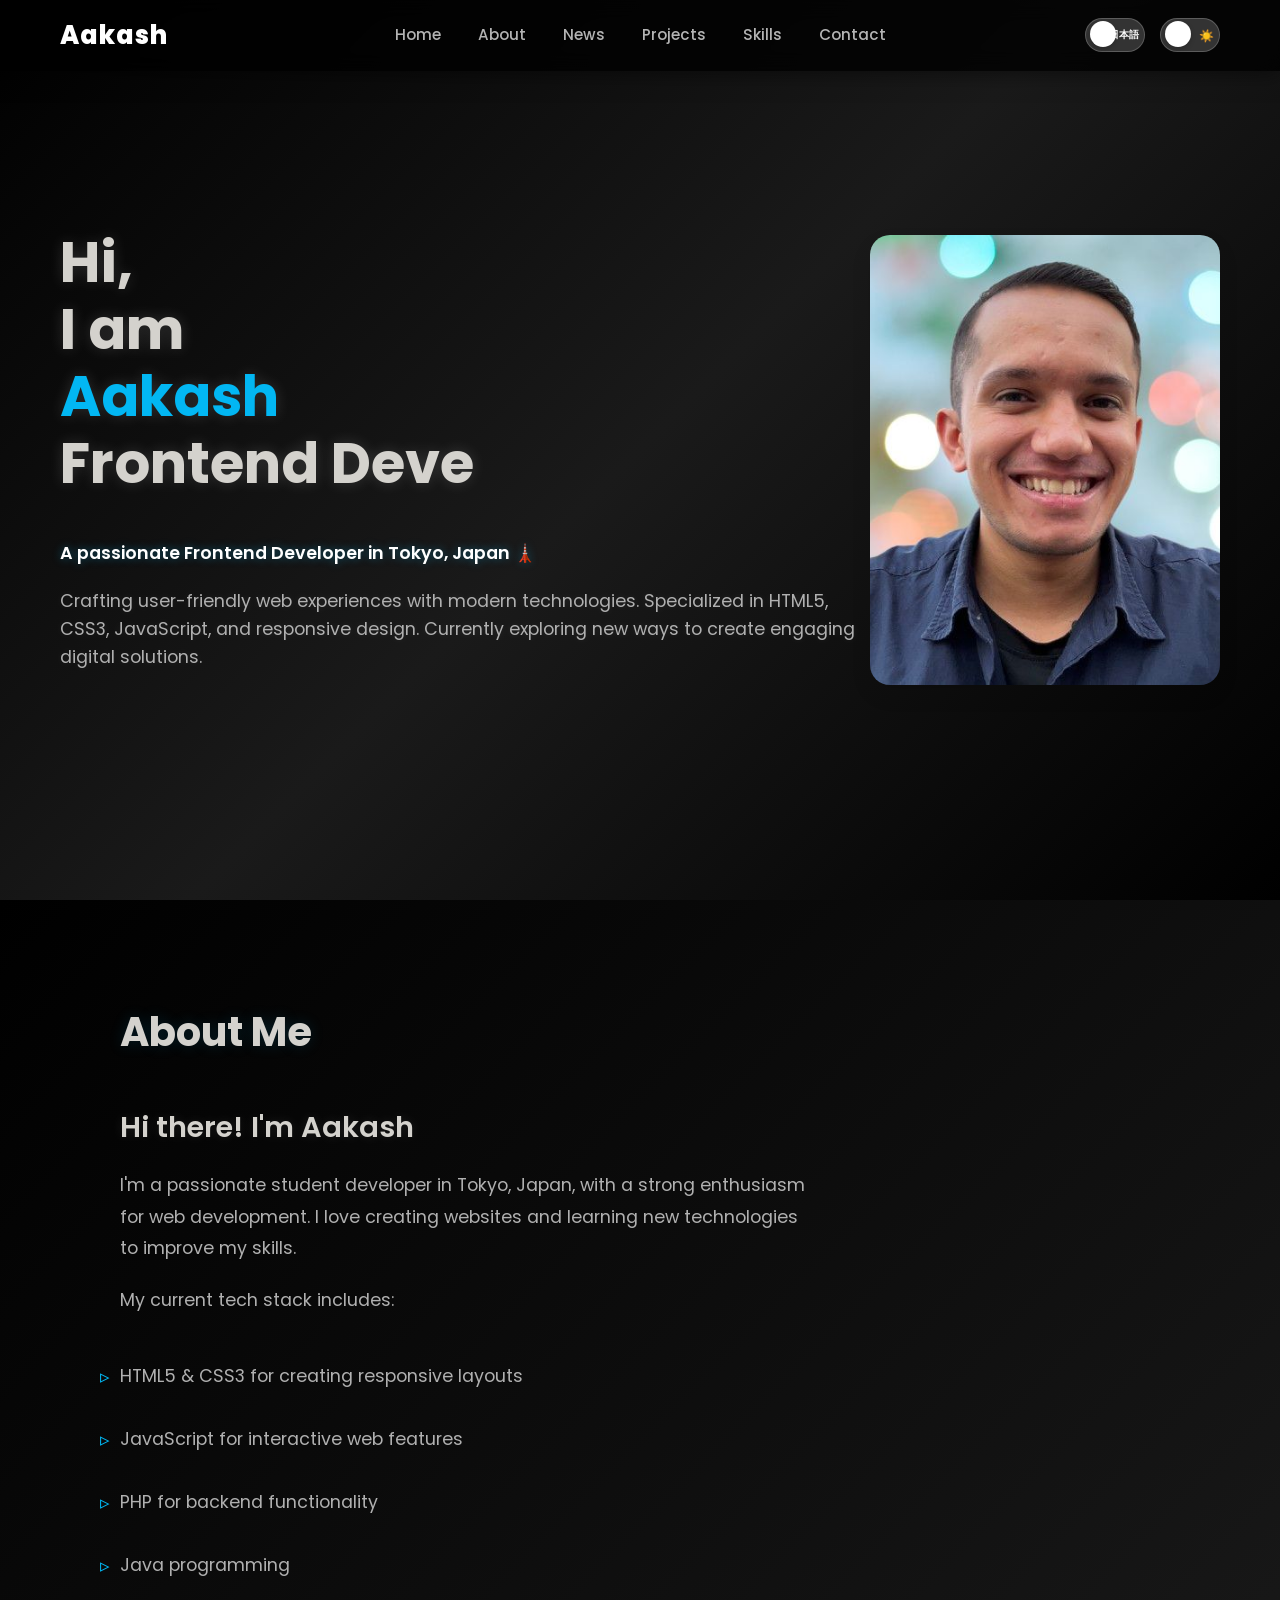
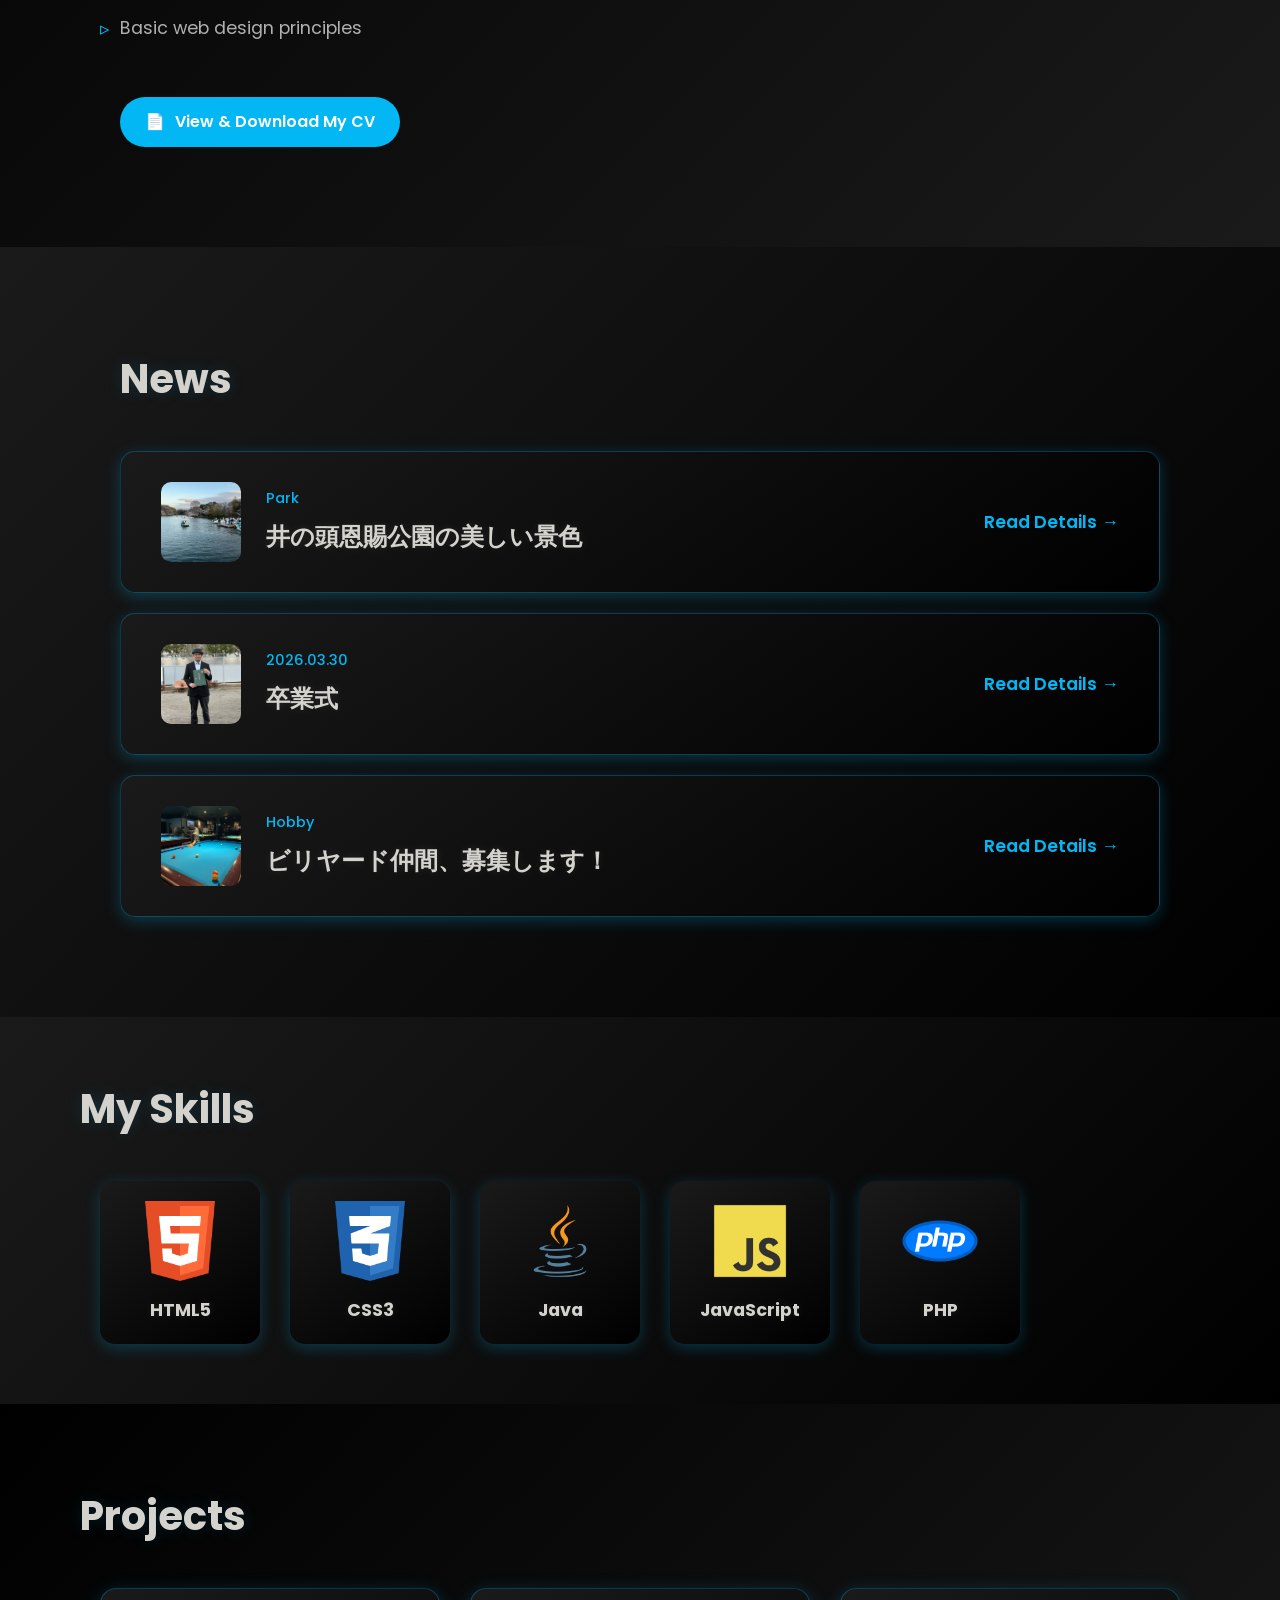
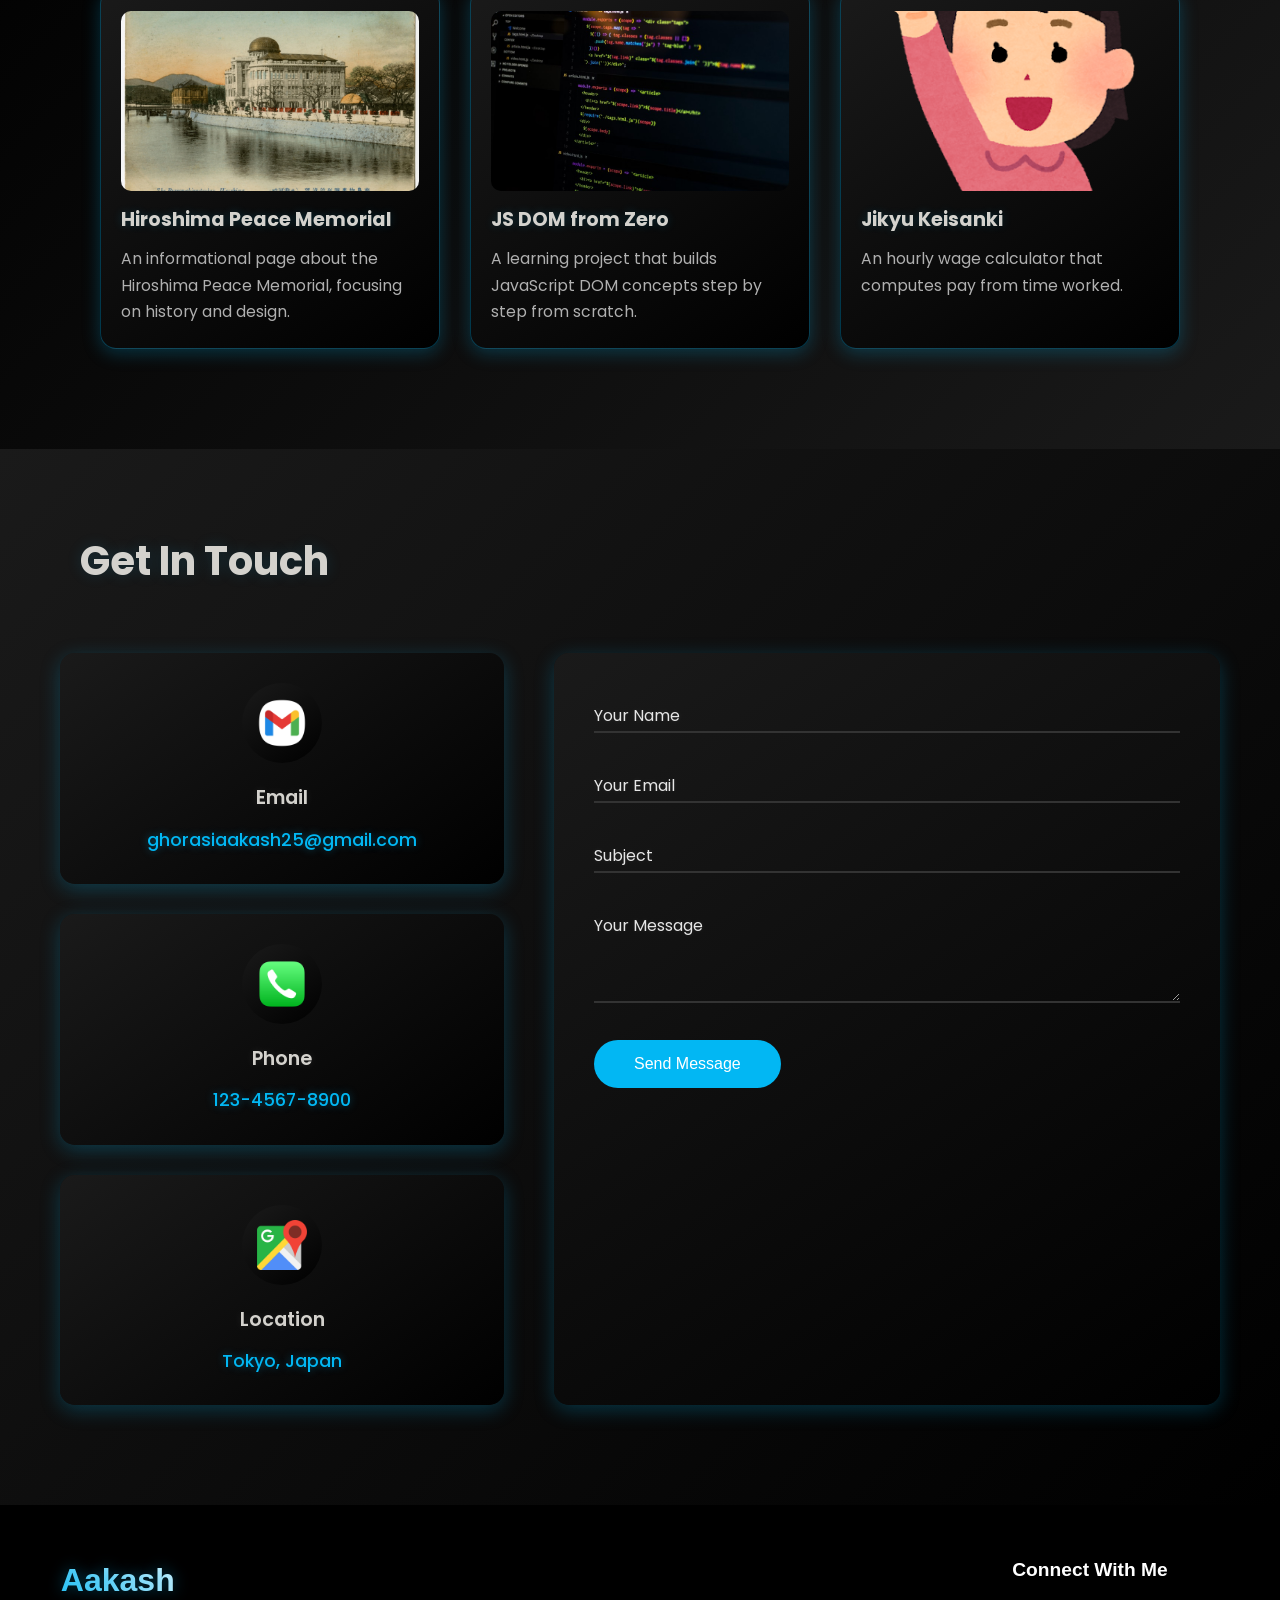
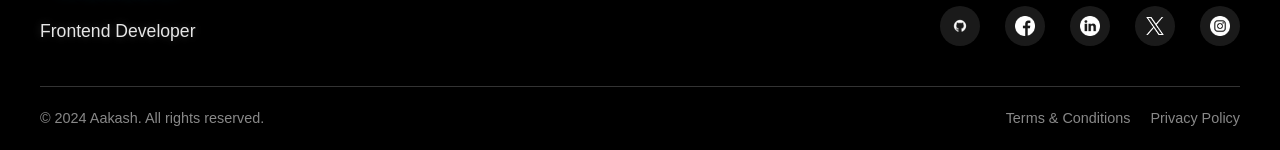
<file: index.html>
<!DOCTYPE html>
<html lang="en">
  <head>
    <meta charset="UTF-8" />
    <meta name="viewport" content="width=device-width, initial-scale=1.0" />
    <meta name="description" content="Aakash - Frontend Developer Portfolio">
    <link rel="icon" type="image/png" href="images/Icon/A.png" sizes="64x64">
    <link rel="icon" type="image/png" href="images/Icon/A.png" sizes="96x96">
    <link rel="apple-touch-icon" href="images/Icon/A.png" sizes="96x96">
    <style>
      .favicon-container {
        width: 96px;
        height: 96px;
        border-radius: 50%;
        overflow: hidden;
        box-shadow: 0 2px 5px rgba(0,0,0,0.2);
      }
      .favicon-container img {
        width: 100%;
        height: 100%;
        object-fit: cover;
        border-radius: 50%;
      }

      /* Adjust header margin */
      header {
        margin-top: 0;
      }

      @media (max-width: 768px) {
        header {
          margin-top: 0;
        }
      }
    </style>
    <link rel="stylesheet" href="css/style.css" />
    <link rel="stylesheet" href="css/responsive.css" />
    <link href="https://fonts.googleapis.com/css2?family=Poppins:wght@400;500;600;700&display=swap" rel="stylesheet">
    <title>Aakash - Frontend Developer</title>
  </head>
  <body class="lang-en">
    <header id="top">
      <div class="logo-container">
        <h2><a href="index.html" class="logotext">Aakash</a></h2>
      </div>
      
      <nav>
        <a href="index.html"><span data-lang="en">Home</span><span data-lang="ja">ホーム</span></a>
        <a href="#about"><span data-lang="en">About</span><span data-lang="ja">自己紹介</span></a>
        <a href="#news"><span data-lang="en">News</span><span data-lang="ja">ニュース</span></a>
        <a href="#projects"><span data-lang="en">Projects</span><span data-lang="ja">プロジェクト</span></a>
        <a href="#skills"><span data-lang="en">Skills</span><span data-lang="ja">スキル</span></a>
        <a href="#contact"><span data-lang="en">Contact</span><span data-lang="ja">お問い合わせ</span></a>
      </nav>

      <div class="header-controls">
        <!-- Language Toggle -->
        <label class="lang-switch" for="langCheckbox">
          <input type="checkbox" id="langCheckbox" />
          <div class="slider">
            <span class="en icon">EN</span>
            <span class="jp icon">日本語</span>
          </div>
        </label>

        <!-- Theme Toggle -->
        <label class="theme-switch" for="checkbox">
          <input type="checkbox" id="checkbox" />
          <div class="slider">
            <span class="icon">🌙</span>
            <span class="icon">☀️</span>
          </div>
        </label>
      </div>
    </header>

    <main>
      <section class="hero-section" id="home">
        <div class="hero-content">
          <div class="hero-text-content">
            <p class="hero_text">
              <span class="typed-text"></span>
            </p>
            <div class="hero-description">
              <div data-lang="en">
                <p><strong>A passionate Frontend Developer in Tokyo, Japan 🗼</strong></p>
                <p>
                  Crafting user-friendly web experiences with modern technologies. 
                  Specialized in HTML5, CSS3, JavaScript, and responsive design. 
                  Currently exploring new ways to create engaging digital solutions.
                </p>
              </div>
              <div data-lang="ja">
                <p><strong>東京を拠点に活動する情熱的なフロントエンドエンジニア 🗼</strong></p>
                <p>
                  最新の技術を用いて、ユーザーフレンドリーなウェブ体験を構築しています。
                  HTML5、CSS3、JavaScript、レスポンシブデザインを専門としています。
                  現在、魅力的なデジタルソリューションを作成するための新しい方法を模索しています。
                </p>
              </div>
            </div>
          </div>
          <div class="hero-image">
            <div class="image-container">
              <img src="images/Untitled design.jpg" class="profile-image" alt="Aakash - Frontend Developer" />
            </div>
          </div>
        </div>
      </section>

      <section class="about-section" id="about">
        <div class="container">
          <h2 class="section-title"><span data-lang="en">About Me</span><span data-lang="ja">自己紹介</span></h2>
          <div class="about-content">
            <div class="about-text">
              <p class="about-greeting" data-lang="en">Hi there! I'm Aakash</p>
              <p class="about-greeting" data-lang="ja">こんにちは！アーカーシュです</p>
              
              <div data-lang="en">
                <p class="about-details">
                  I'm a passionate student developer in Tokyo, Japan, with a strong enthusiasm for web development. 
                  I love creating websites and learning new technologies to improve my skills.
                </p>
                <p class="about-details">My current tech stack includes:</p>
              </div>
              <div data-lang="ja">
                <p class="about-details">
                  私は東京で学ぶ学生エンジニアで、ウェブ開発に対して強い情熱を持っています。
                  ウェブサイトを作成することや、スキルを向上させるために新しい技術を学ぶことが大好きです。
                </p>
                <p class="about-details">現在の技術スタック:</p>
              </div>

              <ul class="about-skills">
                <li><span data-lang="en">HTML5 & CSS3 for creating responsive layouts</span><span data-lang="ja">HTML5 & CSS3 を使用したレスポンシブレイアウトの作成</span></li>
                <li><span data-lang="en">JavaScript for interactive web features</span><span data-lang="ja">JavaScript を使用したインタラクティブな機能の実装</span></li>
                <li><span data-lang="en">PHP for backend functionality</span><span data-lang="ja">PHP を使用したバックエンド機能の開発</span></li>
                <li><span data-lang="en">Java programming</span><span data-lang="ja">Java プログラミング</span></li>
                <li><span data-lang="en">Basic web design principles</span><span data-lang="ja">基本的なウェブデザインの原則</span></li>
              </ul>

               <div style="margin-top: 40px;">
                <a href="download-cv.html" class="download-btn" style="text-decoration: none; display: inline-flex; align-items: center; gap: 10px; padding: 12px 25px; background: #02b7f3; color: white; border-radius: 30px; font-weight: 600; transition: all 0.3s ease;">
                  <span>📄</span>
                  <span data-lang="en">View & Download My CV</span>
                  <span data-lang="ja">履歴書を表示・ダウンロード</span>
                </a>
              </div>
            </div>
          </div>
        </div>
      </section>

      <section class="news-section" id="news">
        <div class="container">
          <h2 class="section-title"><span data-lang="en">News</span><span data-lang="ja">ニュース</span></h2>
          <div class="news-teaser-container">
            <!-- Inokashira Park News -->
            <a href="news.html#inokashira" class="news-teaser-link">
              <div class="news-teaser-content">
                <div class="news-teaser-image">
                  <img src="images/inokasira.jpeg" alt="Inokashira Park">
                </div>
                <div class="news-teaser-text">
                  <span class="news-teaser-date">Park</span>
                  <h3 class="news-teaser-headline">井の頭恩賜公園の美しい景色</h3>
                </div>
                <div class="news-teaser-arrow">
                  <span data-lang="en">Read Details →</span><span data-lang="ja">詳細を見る →</span>
                </div>
              </div>
            </a>

            <!-- Graduation News -->
            <a href="news.html#graduation" class="news-teaser-link" style="margin-top: 20px;">
              <div class="news-teaser-content">
                <div class="news-teaser-image">
                  <img src="images/IMG_0469.jpeg" alt="Graduation Ceremony">
                </div>
                <div class="news-teaser-text">
                  <span class="news-teaser-date">2026.03.30</span>
                  <h3 class="news-teaser-headline">卒業式</h3>
                </div>
                <div class="news-teaser-arrow">
                  <span data-lang="en">Read Details →</span><span data-lang="ja">詳細を見る →</span>
                </div>
              </div>
            </a>

            <!-- Billiards News -->
            <a href="news.html#billiards" class="news-teaser-link" style="margin-top: 20px;">
              <div class="news-teaser-content">
                <div class="news-teaser-image">
                  <img src="images/pool1.jpeg" alt="Billiards">
                </div>
                <div class="news-teaser-text">
                  <span class="news-teaser-date">Hobby</span>
                  <h3 class="news-teaser-headline">ビリヤード仲間、募集します！</h3>
                </div>
                <div class="news-teaser-arrow">
                  <span data-lang="en">Read Details →</span><span data-lang="ja">詳細を見る →</span>
                </div>
              </div>
            </a>
          </div>
        </div>
      </section>

      <section class="skill-section" id="skills">
        <h2 class="section-title"><span data-lang="en">My Skills</span><span data-lang="ja">スキル</span></h2>
        <div class="skill-container">
          <div class="skill-card">
            <img src="images/Icon/317755_badge_html_html5_achievement_award_icon.png" alt="HTML5">
            <h3>HTML5</h3>
          </div>
          <div class="skill-card">
            <img src="images/Icon/317756_badge_css_css3_achievement_award_icon.png" alt="CSS3">
            <h3>CSS3</h3>
          </div>
          <div class="skill-card">
            <img src="images/Icon/4373217_java_logo_logos_icon.png" alt="Java">
            <h3>Java</h3>
          </div>
          <div class="skill-card">
            <img src="images/Icon/187_Js_logo_logos-256.webp" alt="JavaScript">
            <h3>JavaScript</h3>
          </div>
          <div class="skill-card">
            <img src="images/Icon/4518869_php_icon.png" alt="PHP">
            <h3>PHP</h3>
          </div>
        </div>
      </section>

      <section class="projects-section" id="projects">
        <h2 class="section-title"><span data-lang="en">Projects</span><span data-lang="ja">プロジェクト</span></h2>
        <div class="projects-list">
          <a href="group-seisaku-main/index.html" class="project-card" target="_blank" rel="noopener noreferrer">
            <img src="group-seisaku-main/Theold.jpg" alt="Hiroshima Peace Memorial">
            <h3>Hiroshima Peace Memorial</h3>
            <div data-lang="en">
              <p>An informational page about the Hiroshima Peace Memorial, focusing on history and design.</p>
            </div>
            <div data-lang="ja">
              <p>広島平和記念資料館についての情報ページ。歴史とデザインに焦点を当てています。</p>
            </div>
          </a>
          <a href="JS-DOM-FROM-ZERO-main/index.html" class="project-card" target="_blank" rel="noopener noreferrer">
            <img src="JS-DOM-FROM-ZERO-main/dom.jpg" alt="JS DOM from Zero">
            <h3>JS DOM from Zero</h3>
            <div data-lang="en">
              <p>A learning project that builds JavaScript DOM concepts step by step from scratch.</p>
            </div>
            <div data-lang="ja">
              <p>JavaScriptのDOM概念を一からステップバイステップで構築する学習プロジェクト。</p>
            </div>
          </a>
          <a href="jikyu-keisanki-main/index.html" class="project-card" target="_blank" rel="noopener noreferrer">
            <img src="jikyu-keisanki-main/image/pose_kyosyu_girl.png" alt="Jikyu Keisanki">
            <h3>Jikyu Keisanki</h3>
            <div data-lang="en">
              <p>An hourly wage calculator that computes pay from time worked.</p>
            </div>
            <div data-lang="ja">
              <p>勤務時間から給与を計算する時給計算機。</p>
            </div>
          </a>
        </div>
      </section>

      <section class="contact-section" id="contact">
        <h2 class="section-title"><span data-lang="en">Get In Touch</span><span data-lang="ja">お問い合わせ</span></h2>
        <div class="contact-container">
          <div class="contact-info">
            <div class="contact-card">
              <div class="contact-icon">
                <img src="images/Icon/9693558_google_mail_email_message_bubble_icon.png" alt="Email Icon">
              </div>
              <h3 data-lang="en">Email</h3><h3 data-lang="ja">メール</h3>
              <p>ghorasiaakash25@gmail.com</p>
            </div>
            <div class="contact-card">
              <div class="contact-icon">
                <img src="images/Icon/2697655_apple_phone_call_cell_emergency_icon.png" alt="Phone Icon">
              </div>
              <h3 data-lang="en">Phone</h3><h3 data-lang="ja">電話</h3>
              <p>123-4567-8900</p>
            </div>
            <div class="contact-card">
              <div class="contact-icon">
                <img src="images/Icon/4975305_google_google map_location_location place_map_icon.png" alt="Location Icon">
              </div>
              <h3 data-lang="en">Location</h3><h3 data-lang="ja">住所</h3>
              <p data-lang="en">Tokyo, Japan</p><p data-lang="ja">日本、東京</p>
            </div>
          </div>

          <form class="contact-form" id="contactForm" action="contact.php" method="POST">
            <div class="form-group">
              <input type="text" id="name" name="name" required>
              <label for="name"><span data-lang="en">Your Name</span><span data-lang="ja">お名前</span></label>
            </div>
            <div class="form-group">
              <input type="email" id="email" name="email" required>
              <label for="email"><span data-lang="en">Your Email</span><span data-lang="ja">メールアドレス</span></label>
            </div>
            <div class="form-group">
              <input type="text" id="subject" name="subject" required>
              <label for="subject"><span data-lang="en">Subject</span><span data-lang="ja">件名</span></label>
            </div>
            <div class="form-group">
              <textarea id="message" name="message" required></textarea>
              <label for="message"><span data-lang="en">Your Message</span><span data-lang="ja">メッセージ</span></label>
            </div>
            <button type="submit" class="submit-btn"><span data-lang="en">Send Message</span><span data-lang="ja">送信する</span></button>
          </form>
        </div>
      </section>
    </main>

    <a href="#top" class="gotop" aria-label="Go to top">
      <img src="images/2767220.png" alt="" />
    </a>

    <footer class="footer">
      <div class="footer-content">
        <div class="footer-brand">
          <h3>Aakash</h3>
          <p class="footer-tagline">Frontend Developer</p>
        </div>
        
        <div class="social-media">
          <h4 data-lang="en">Connect With Me</h4><h4 data-lang="ja">SNSでつながる</h4>
          <div class="social-links">
             <a href="https://github.com/Aakash-codex" class="social-link" target="_blank" rel="noopener noreferrer" aria-label="github">
              <img src="images/github.png" alt="" class="social-icon" />
            </a>
            <a href="https://facebook.com" class="social-link" target="_blank" rel="noopener noreferrer" aria-label="Facebook">
              <img src="images/facebook.png" alt="" class="social-icon" />
            </a>
            <a href="https://linkedin.com" class="social-link" target="_blank" rel="noopener noreferrer" aria-label="LinkedIn">
              <img src="images/linkedin.png" alt="" class="social-icon" />
            </a>
            <a href="https://x.com" class="social-link" target="_blank" rel="noopener noreferrer" aria-label="X (formerly Twitter)">
              <img src="images/twitter (1).png" alt="" class="social-icon" />
            </a>
            <a href="https://instagram.com" class="social-link" target="_blank" rel="noopener noreferrer" aria-label="Instagram">
              <img src="images/instagram.png" alt="" class="social-icon" />
            </a>
          </div>
        </div>
      </div>
      
      <div class="footer-bottom">
        <p class="copyright">© 2024 Aakash. All rights reserved.</p>
        <div class="footer-links">
          <a href="#"><span data-lang="en">Terms & Conditions</span><span data-lang="ja">利用規約</span></a>
          <a href="#"><span data-lang="en">Privacy Policy</span><span data-lang="ja">プライバシーポリシー</span></a>
        </div>
      </div>
    </footer>

    <script src="javascript/portfolio.js"></script>
    <script>
      // Theme Toggle
      const toggleSwitch = document.querySelector('.theme-switch input[type="checkbox"]');
      const currentTheme = localStorage.getItem('theme');

      if (currentTheme) {
          document.body.classList.add(currentTheme);
          if (currentTheme === 'light-theme') {
              toggleSwitch.checked = true;
          }
      }

      function switchTheme(e) {
          if (e.target.checked) {
              document.body.classList.add('light-theme');
              localStorage.setItem('theme', 'light-theme');
          } else {
              document.body.classList.remove('light-theme');
              localStorage.setItem('theme', 'dark-theme');
          }    
      }

      toggleSwitch.addEventListener('change', switchTheme, false);

      // Language Toggle
      const langCheckbox = document.getElementById('langCheckbox');
      const savedLang = localStorage.getItem('language') || 'en';

      if (savedLang === 'ja') {
          document.body.classList.add('lang-ja');
          langCheckbox.checked = true;
      }

      langCheckbox.addEventListener('change', function() {
          if (this.checked) {
              document.body.classList.add('lang-ja');
              localStorage.setItem('language', 'ja');
          } else {
              document.body.classList.remove('lang-ja');
              localStorage.setItem('language', 'en');
          }
      });
    </script>
  </body>
</html>
</file>
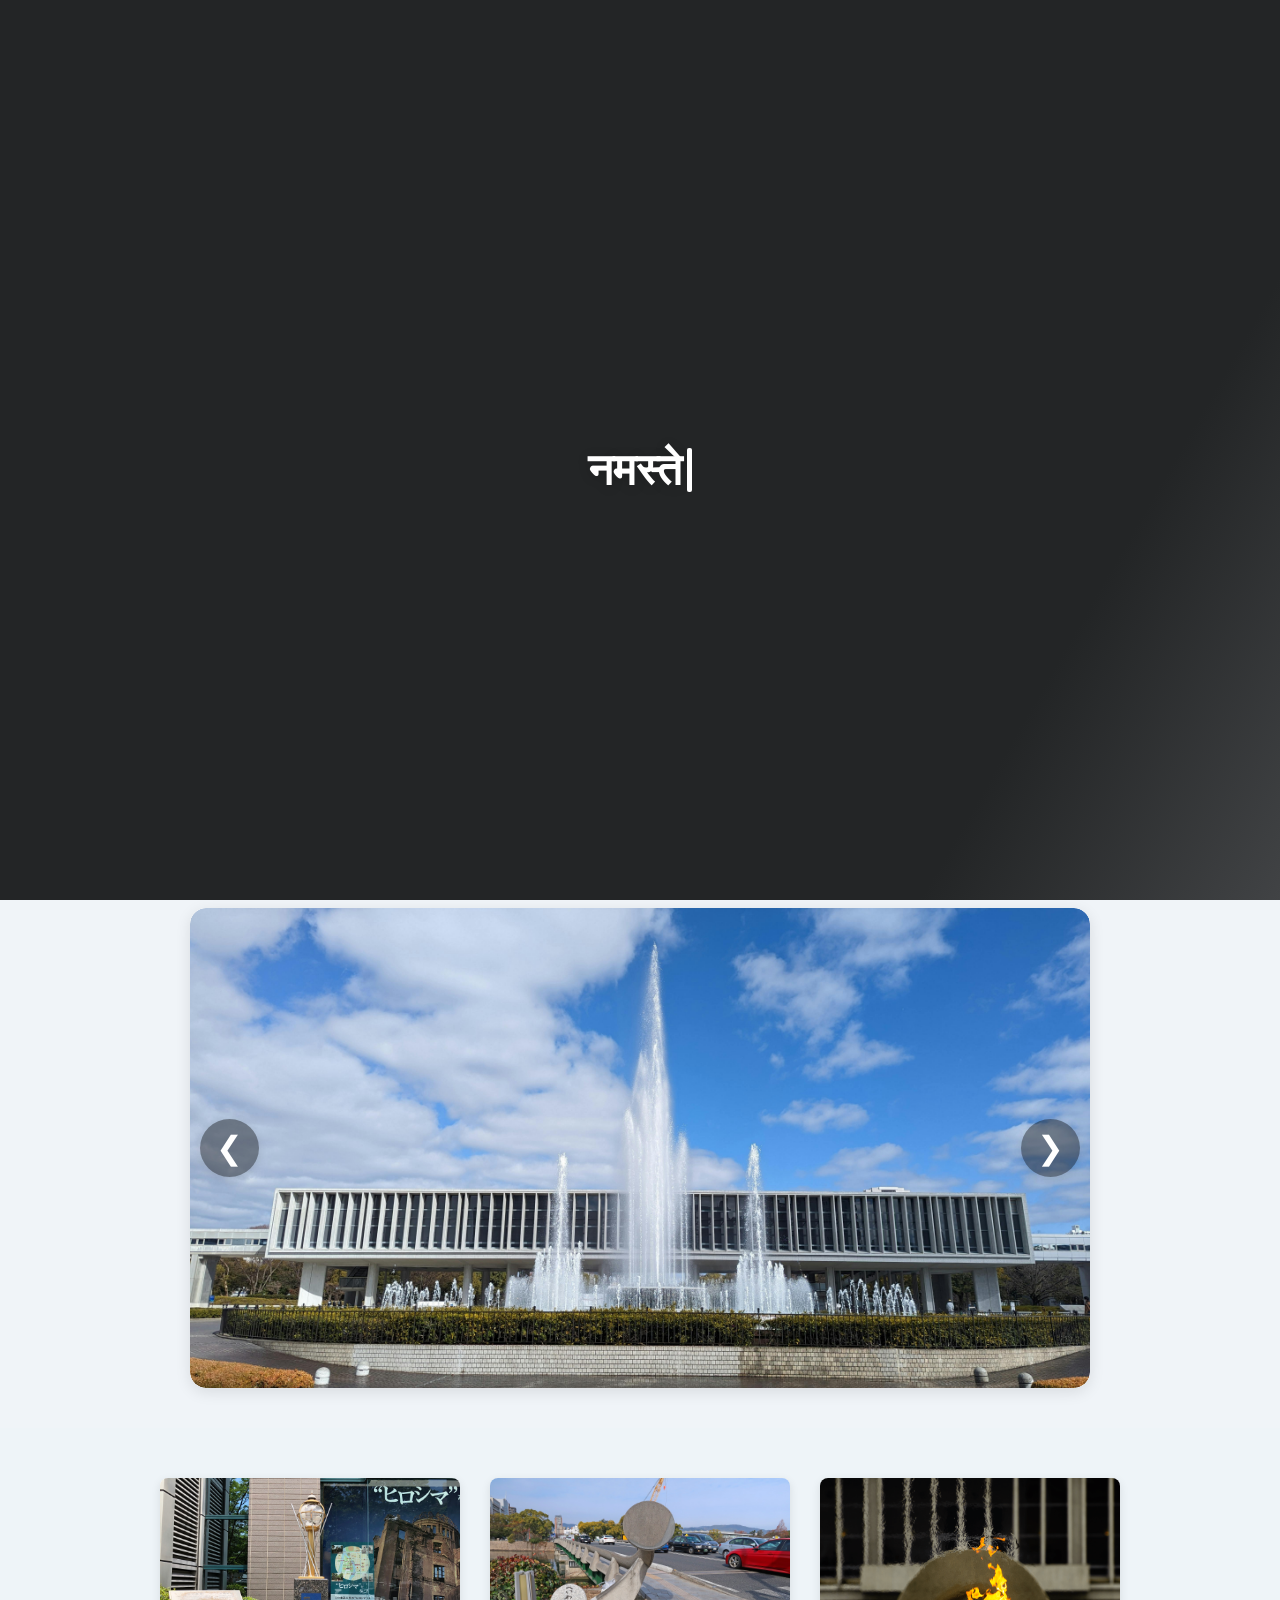
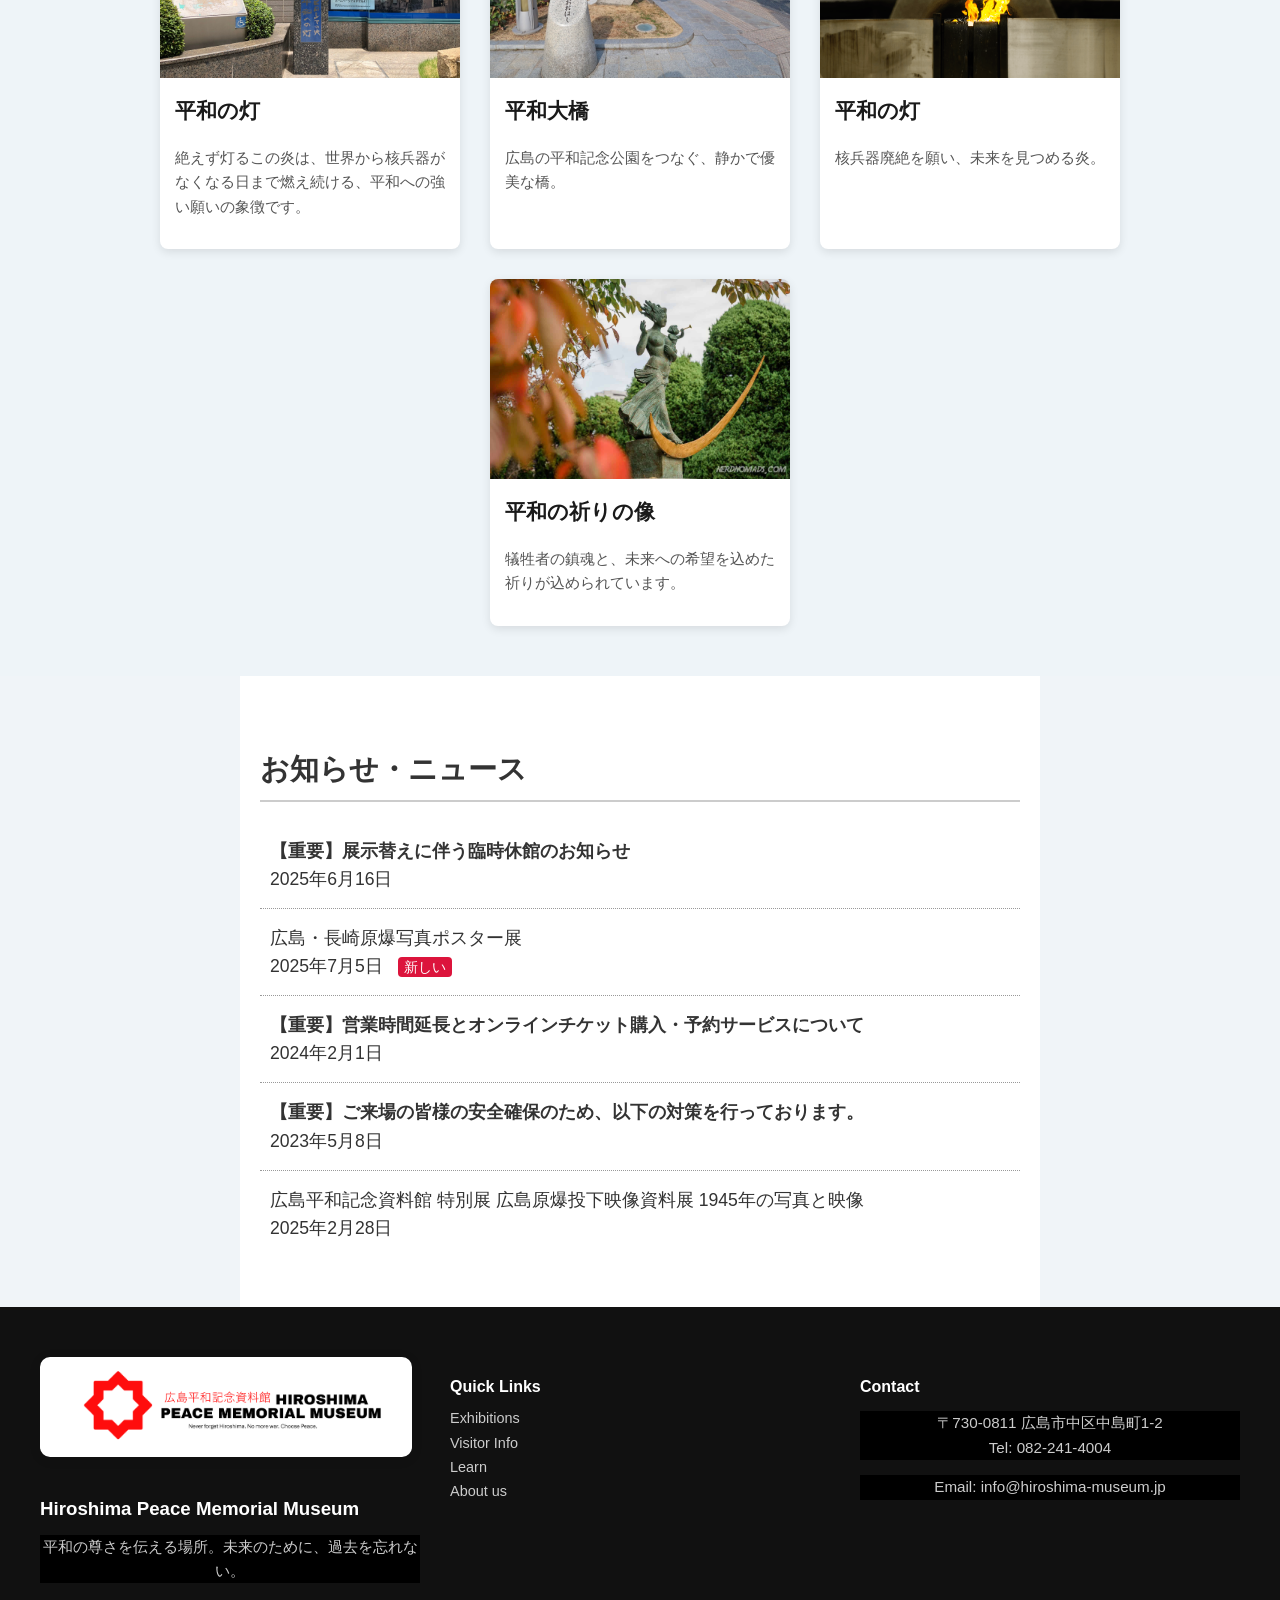
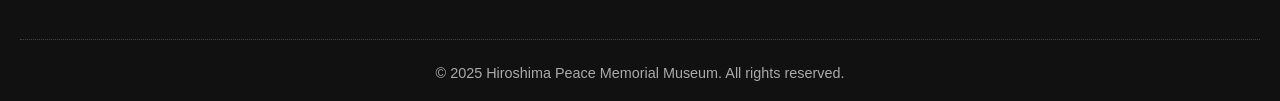
<file: group-seisaku-main/index.html>
<!DOCTYPE html>
<html lang="en">
<head>
  <meta charset="UTF-8" />
  <meta name="viewport" content="width=device-width, initial-scale=1" />
  <title>Hiroshima Peace Memorial Museum</title>
  <link rel="stylesheet" href="css/style.css"> 
  <script src="js/script.js" defer></script> 
  <link href="https://fonts.googleapis.com/css2?family=Noto+Sans+Bengali&family=Noto+Sans+Devanagari&display=swap" rel="stylesheet" />
</head>
<body>

  <!-- Intro Section -->
  <div id="intro">
    <div class="loader">Loading...</div>
    <div id="animatedText"></div>
  </div>

  <!-- Main Content -->
  <div id="main">
    <header class="site-header">
  <div class="header-inner">
    <a href="index.html" class="logo-wrap">
      <img src="images/logo.PNG" alt="Logo" class="logo">
    </a>

    <button class="hamburger" id="hamburger">
      <span></span>
      <span></span>
      <span></span>
    </button>

    <nav class="nav" id="nav">
      <a href="index.html">Home</a>
      <a href="exhibitions.html">Exhibitions</a>
      <a href="visit.html">Visitor Info</a>
      <a href="learn.html">Learn</a>
      <a href="contact.html">Contact</a>
    </nav>
  </div>
</header>

      
      <!--  hero section here. -->
      <section class="hero">
        <div class="hero-content">
          <h1>広島平和記念資料館</h1>
          <p>A testament to peace, a lesson for the future.</p>
        </div>
      </section>

      <main class="main-section">
        <h1 class="main-title">About the Museum</h1>
        <div class="maincontent">
          <p>
            広島平和記念資料館は、広島平和記念公園内にあり、第二次世界大戦中の広島への原子爆弾投下に関する資料を展示しています。
            1955年に設立され、犠牲者の遺品、写真、原爆の破壊力を生々しく伝える資料を収集・展示しています。
            また、原爆投下前後の広島の歴史や、核兵器の存在する現代についても触れています。
          </p>
          <img src="Theold.jpg" alt="Hiroshima Museum Image" />
        </div>
      </main>
      <section class="slider-section">
        <div class="slider">
          <img src="images/1.jpg" alt="Slide 1" class="slide active">
          <img src="images/2.jpg" alt="Slide 2" class="slide">
          <img src="images/3.jpg" alt="Slide 3" class="slide">
          <img src="images/4.jpg" alt="Slide 4" class="slide">
          <img src="images/spot_1.jpg" alt="Spot 1" class="slide">
          <img src="images/spot_2.jpg" alt="Spot 2" class="slide">
          <img src="images/spot_3.jpg" alt="Spot 3" class="slide">
          <img src="images/spot_4.jpg" alt="Spot 4" class="slide">
          <img src="images/spot_5.jpg" alt="Spot 5" class="slide">
          <img src="images/spot_6.jpg" alt="Spot 6" class="slide">
          <img src="images/spot_7.jpg" alt="Spot 7" class="slide">
      
          <button class="prev">&#10094;</button>
          <button class="next">&#10095;</button>
        </div>
      </section>
      <section class="card-section">
        <div class="card">
          <img src="images/Lamp of Peace.jpg" alt="">
          <div class="card-text">
            <h3>平和の灯</h3>
            <p>絶えず灯るこの炎は、世界から核兵器がなくなる日まで燃え続ける、平和への強い願いの象徴です。</p>
          </div>
        </div>

        <div class="card">
          <img src="images/peaceBridge.jpg" alt="">
          <div class="card-text">
            <h3>平和大橋</h3>
            <p>広島の平和記念公園をつなぐ、静かで優美な橋。</p>
          </div>
        </div>

        <div class="card">
          <img src="images/Peace-Flame.png" alt="">
          <div class="card-text">
            <h3>平和の灯</h3>
            <p>核兵器廃絶を願い、未来を見つめる炎。</p>
          </div>
        </div>

        <div class="card">
          <img src="images/Statue-of-Prayer-for-Peace-Hiroshima.jpg" alt="">
          <div class="card-text">
            <h3>平和の祈りの像</h3>
            <p>犠牲者の鎮魂と、未来への希望を込めた祈りが込められています。</p>
          </div>
        </div>
      </section>
      <section class="news-section">
        <h2>お知らせ・ニュース</h2>
        <ul class="news-list">
            <li><strong>【重要】展示替えに伴う臨時休館のお知らせ</strong><br>2025年6月16日</li>
            <li>広島・長崎原爆写真ポスター展<br>2025年7月5日 <span class="new">新しい</span></li>
            <li><strong>【重要】営業時間延長とオンラインチケット購入・予約サービスについて</strong><br>2024年2月1日</li>
            <li><strong>【重要】ご来場の皆様の安全確保のため、以下の対策を行っております。</strong><br>2023年5月8日</li>
            <li>広島平和記念資料館 特別展 広島原爆投下映像資料展 1945年の写真と映像<br>2025年2月28日</li>
        </ul>
    </section>

      <footer class="footer">
        <div class="footer-content">
          <div class="footer-left">
            <img src="images/logo.PNG" alt="Museum Logo" class="footer-logo">
            <h3>Hiroshima Peace Memorial Museum</h3>
            <p>平和の尊さを伝える場所。未来のために、過去を忘れない。</p>
          </div>
          <div class="footer-middle">
            <h4>Quick Links</h4>
            <ul>
              <li><a href="#">Exhibitions</a></li>
              <li><a href="#">Visitor Info</a></li>
              <li><a href="#">Learn</a></li>
              <li><a href="#">About us</a></li>
            </ul>
          </div>
          <div class="footer-right">
            <h4>Contact</h4>
            <p>〒730-0811 広島市中区中島町1-2<br>Tel: 082-241-4004</p>
            <p>Email: info@hiroshima-museum.jp</p>
          </div>
        </div>
        <div class="footer-bottom">
          &copy; 2025 Hiroshima Peace Memorial Museum. All rights reserved.
        </div>
      </footer>
    </div>
</body>
</html>
</file>
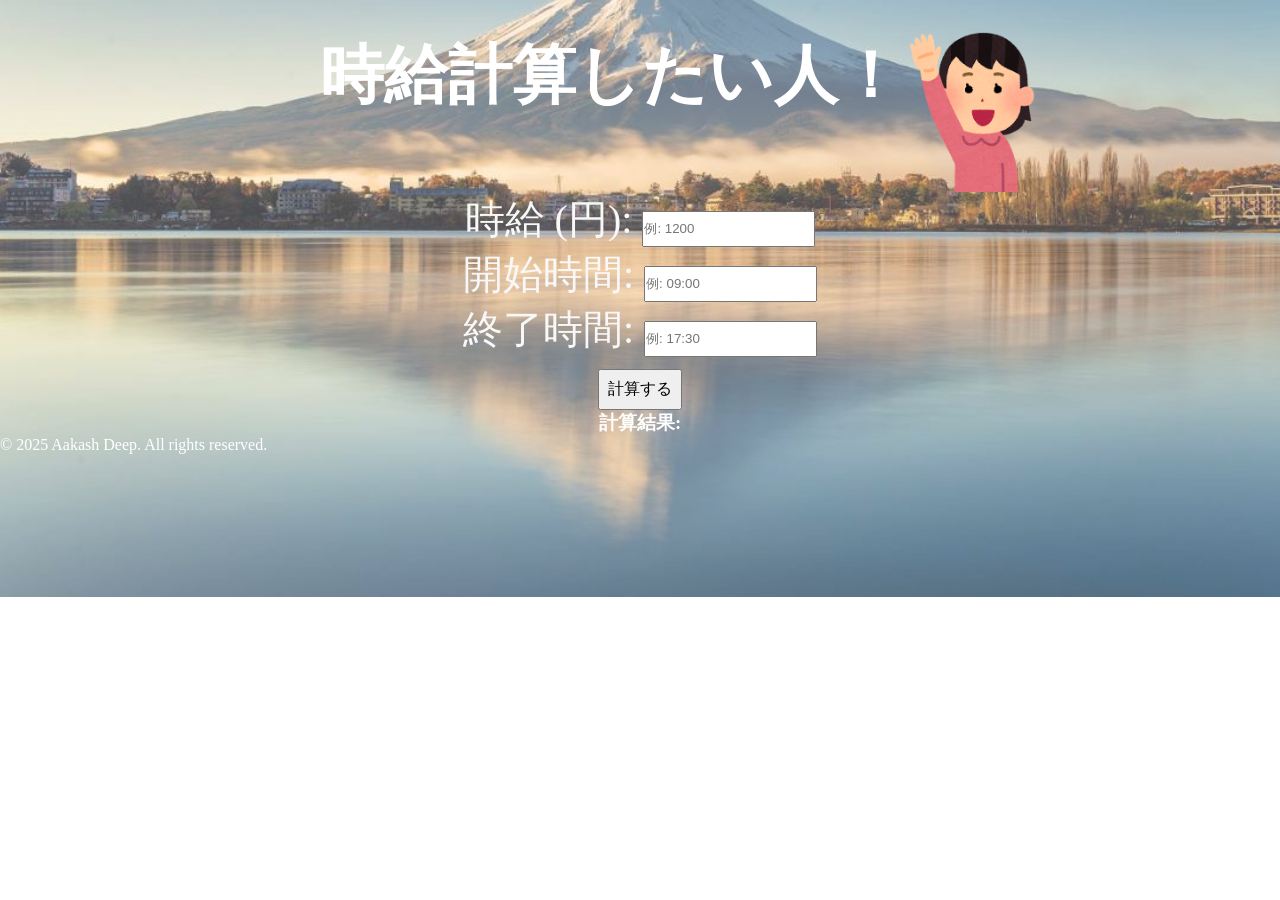
<file: jikyu-keisanki-main/index.html>
<!DOCTYPE html>
<html lang="ja">
<head>
    <meta charset="UTF-8">
    <meta name="viewport" content="width=device-width, initial-scale=1.0">
    <link rel="stylesheet" href="css/style.css">
    <title>時給計算機</title>
</head>
<body>
    <div id="keisanbox">

    <div class="header">
      <h1>時給計算したい人！</h1>
      <img src="image/pose_kyosyu_girl.png" alt="手を上げる" class="te">
     </div>


    <div class="calculator">
    <label for="baseWage">時給 (円):</label>
    <input type="text" id="baseWage" placeholder="例: 1200"><br>

    <label for="startTime">開始時間:</label>
    <input type="text" id="startTime" placeholder="例: 09:00" maxlength="5" pattern="[0-9]{2}:[0-9]{2}"><br>

    <label for="endTime">終了時間:</label>
    <input type="text" id="endTime" placeholder="例: 17:30" maxlength="5" pattern="[0-9]{2}:[0-9]{2}"><br>

    <button onclick="calculateWage()" class="kekkabtn">計算する</button>
</div>

<h3>計算結果:</h3>
<div id="result"></div>


    </div>
    <script src="js/keisan.js"></script>

    <footer>
    &copy; 2025 Aakash Deep. All rights reserved.
</footer>

</body>
</html>
</file>
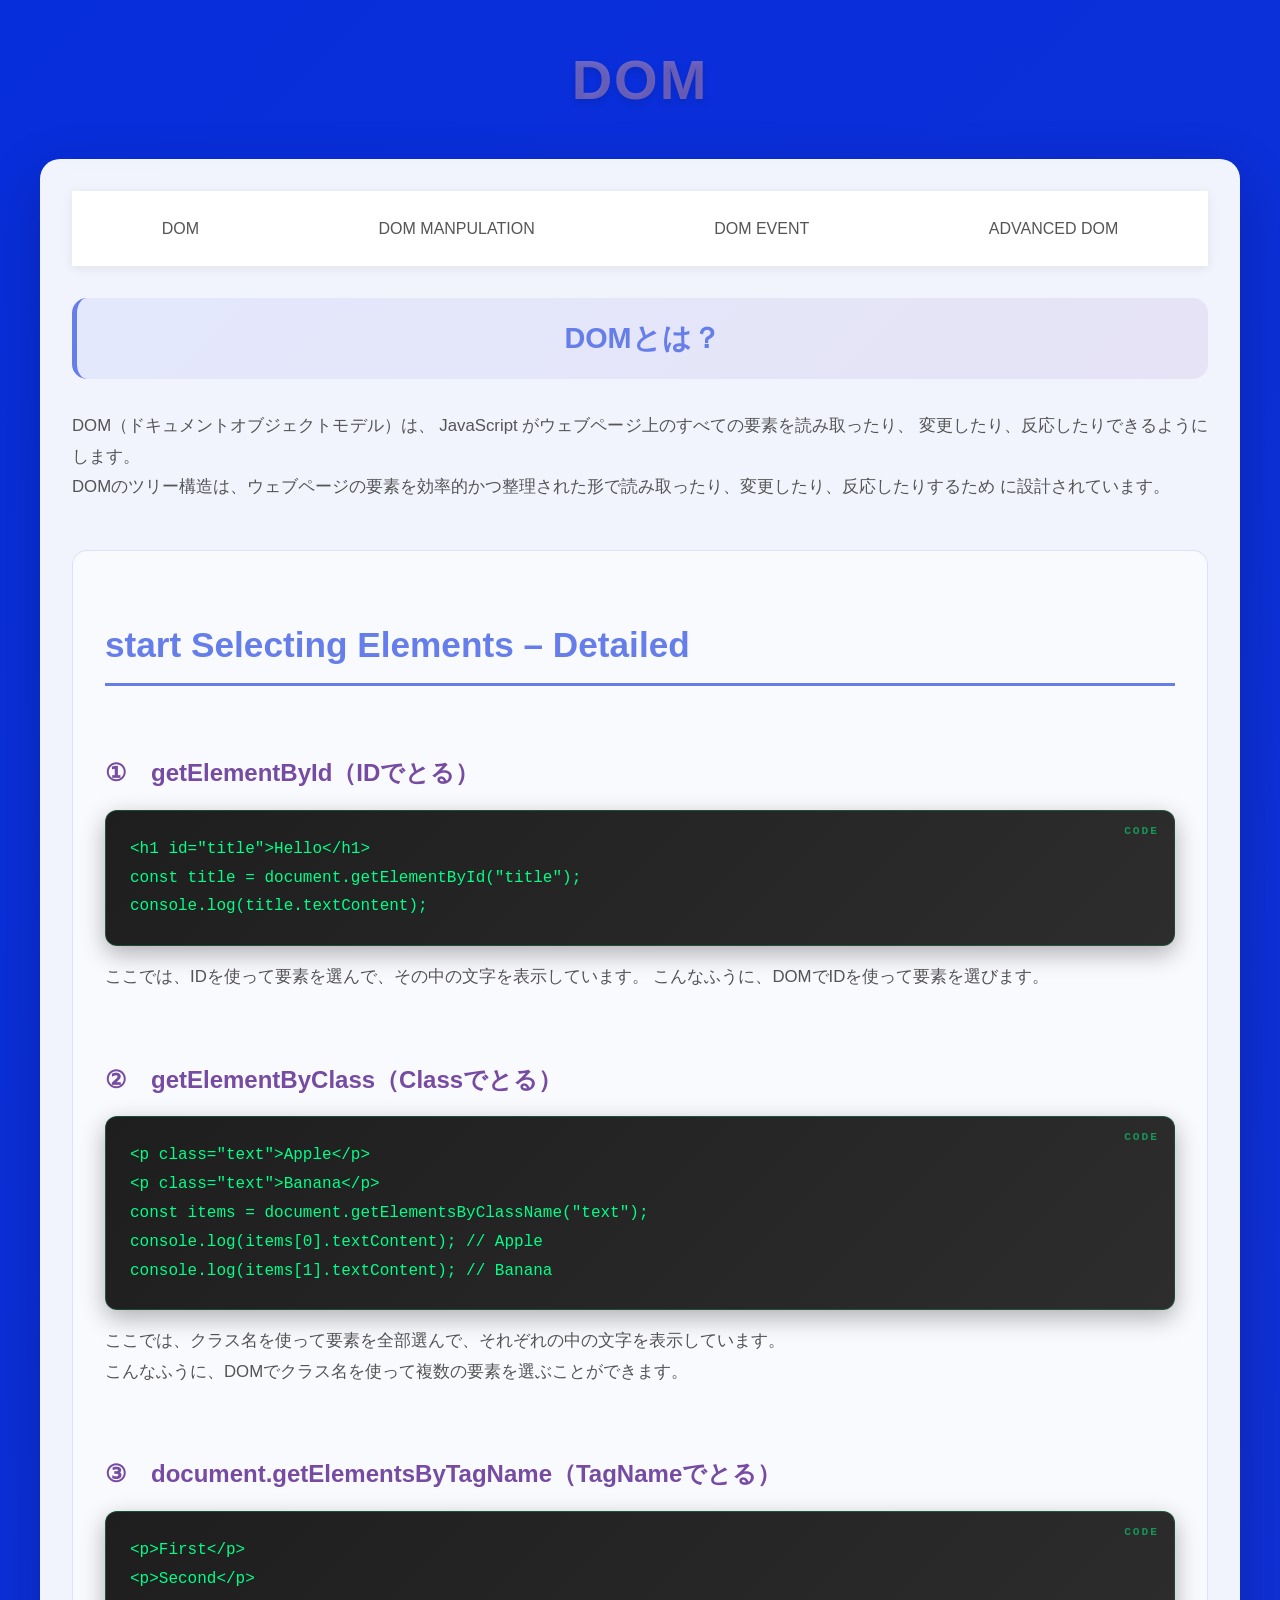
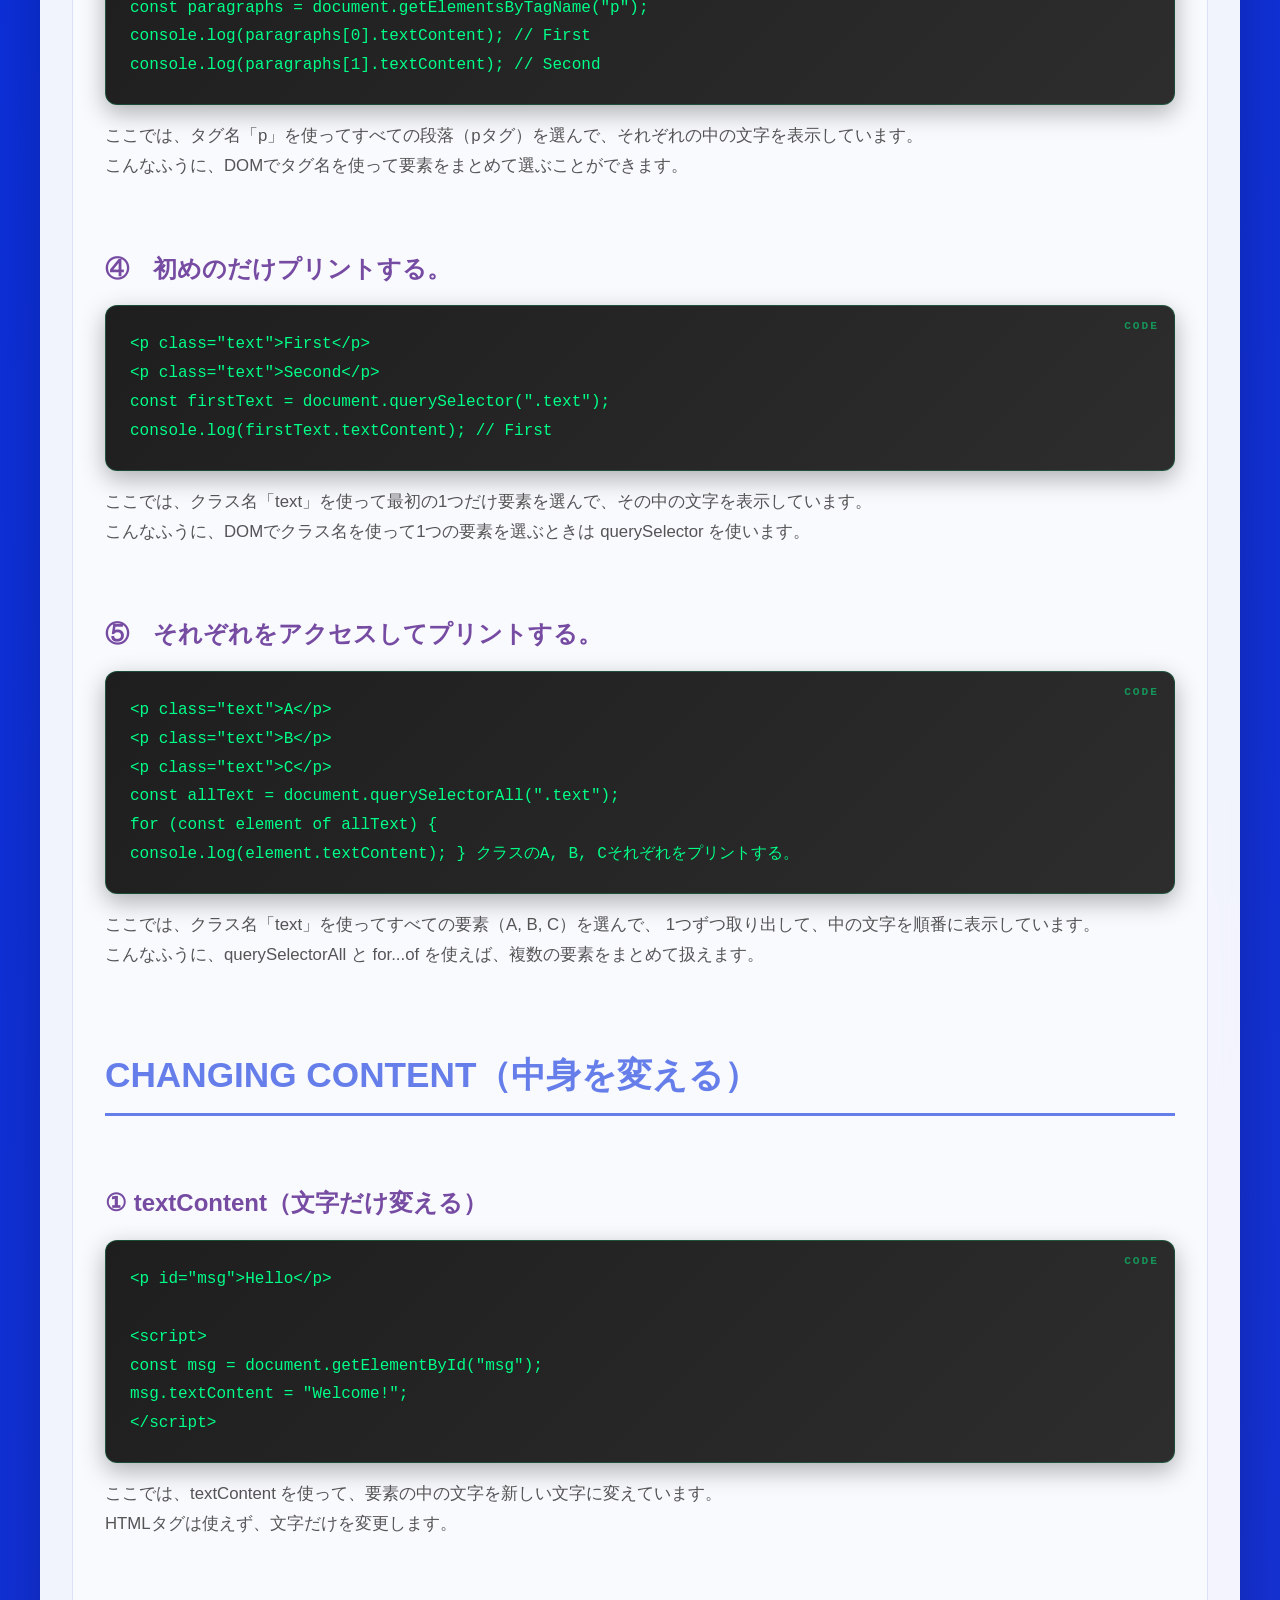
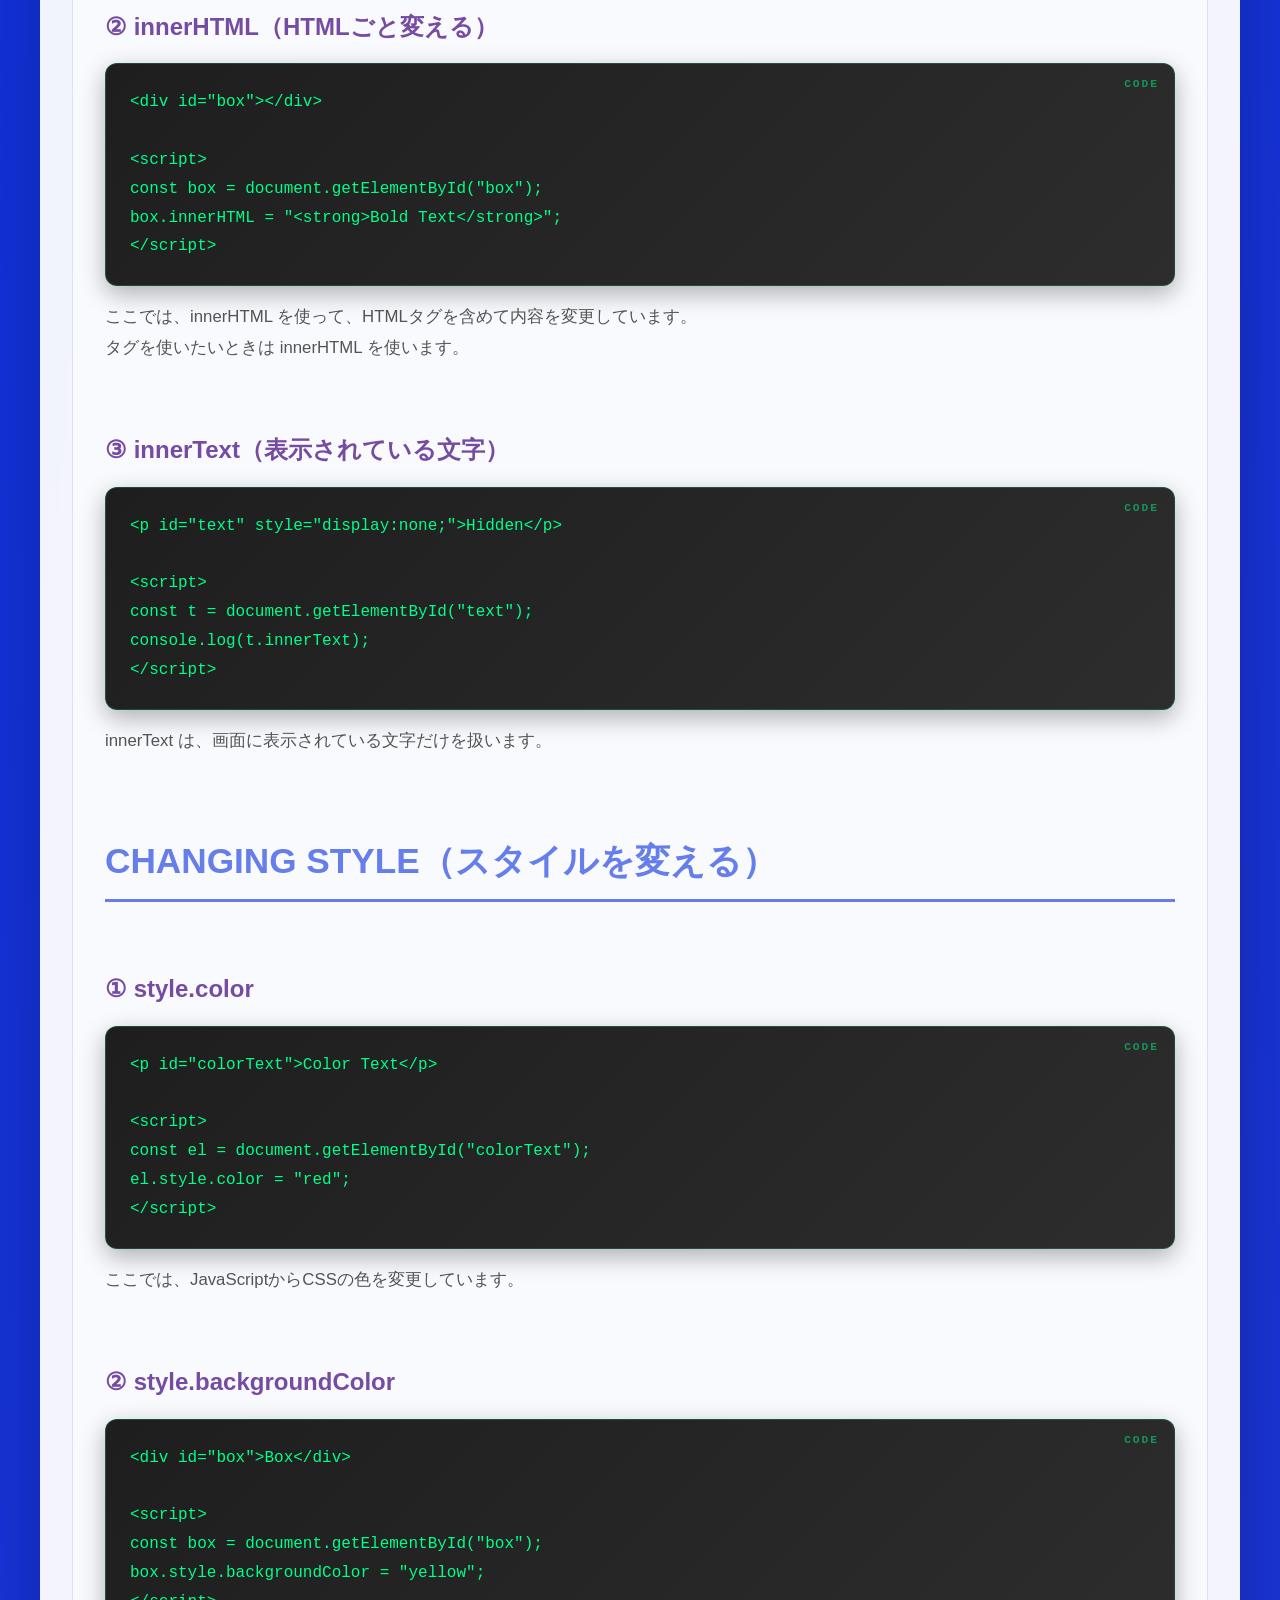
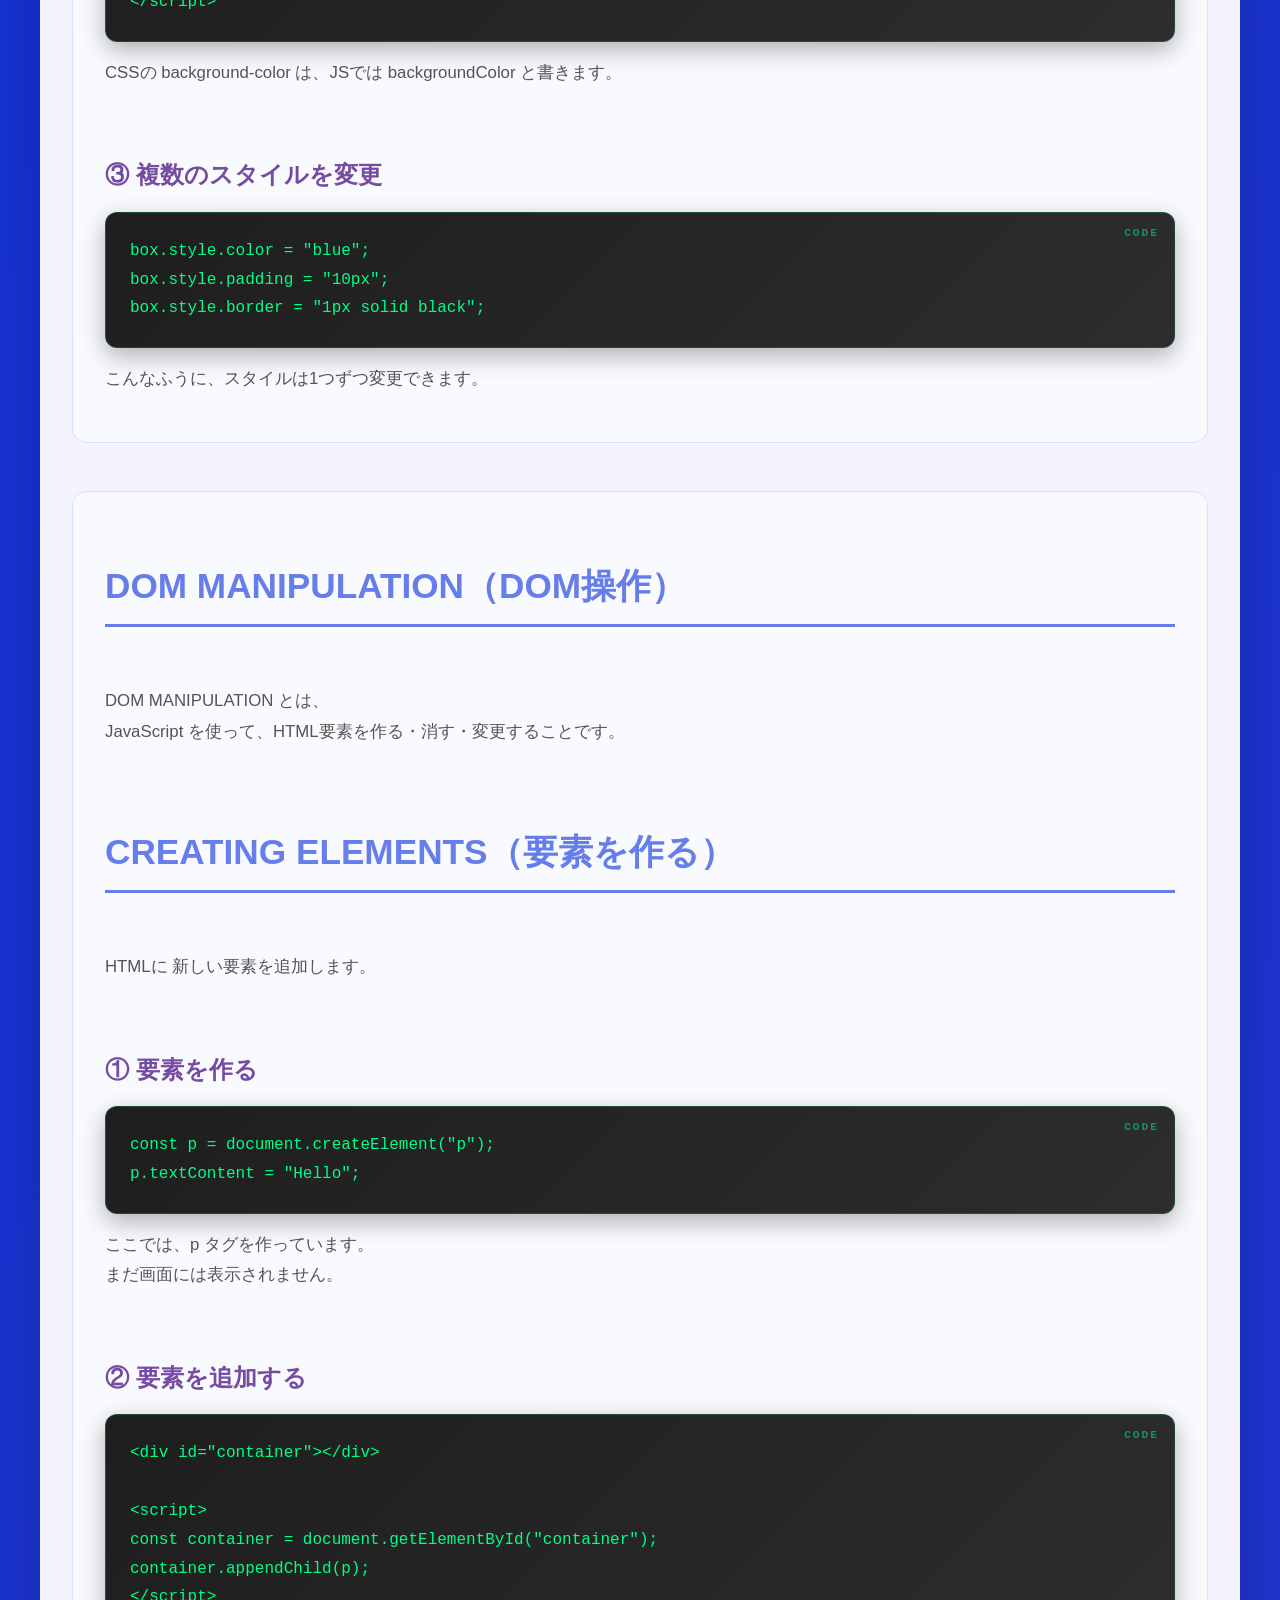
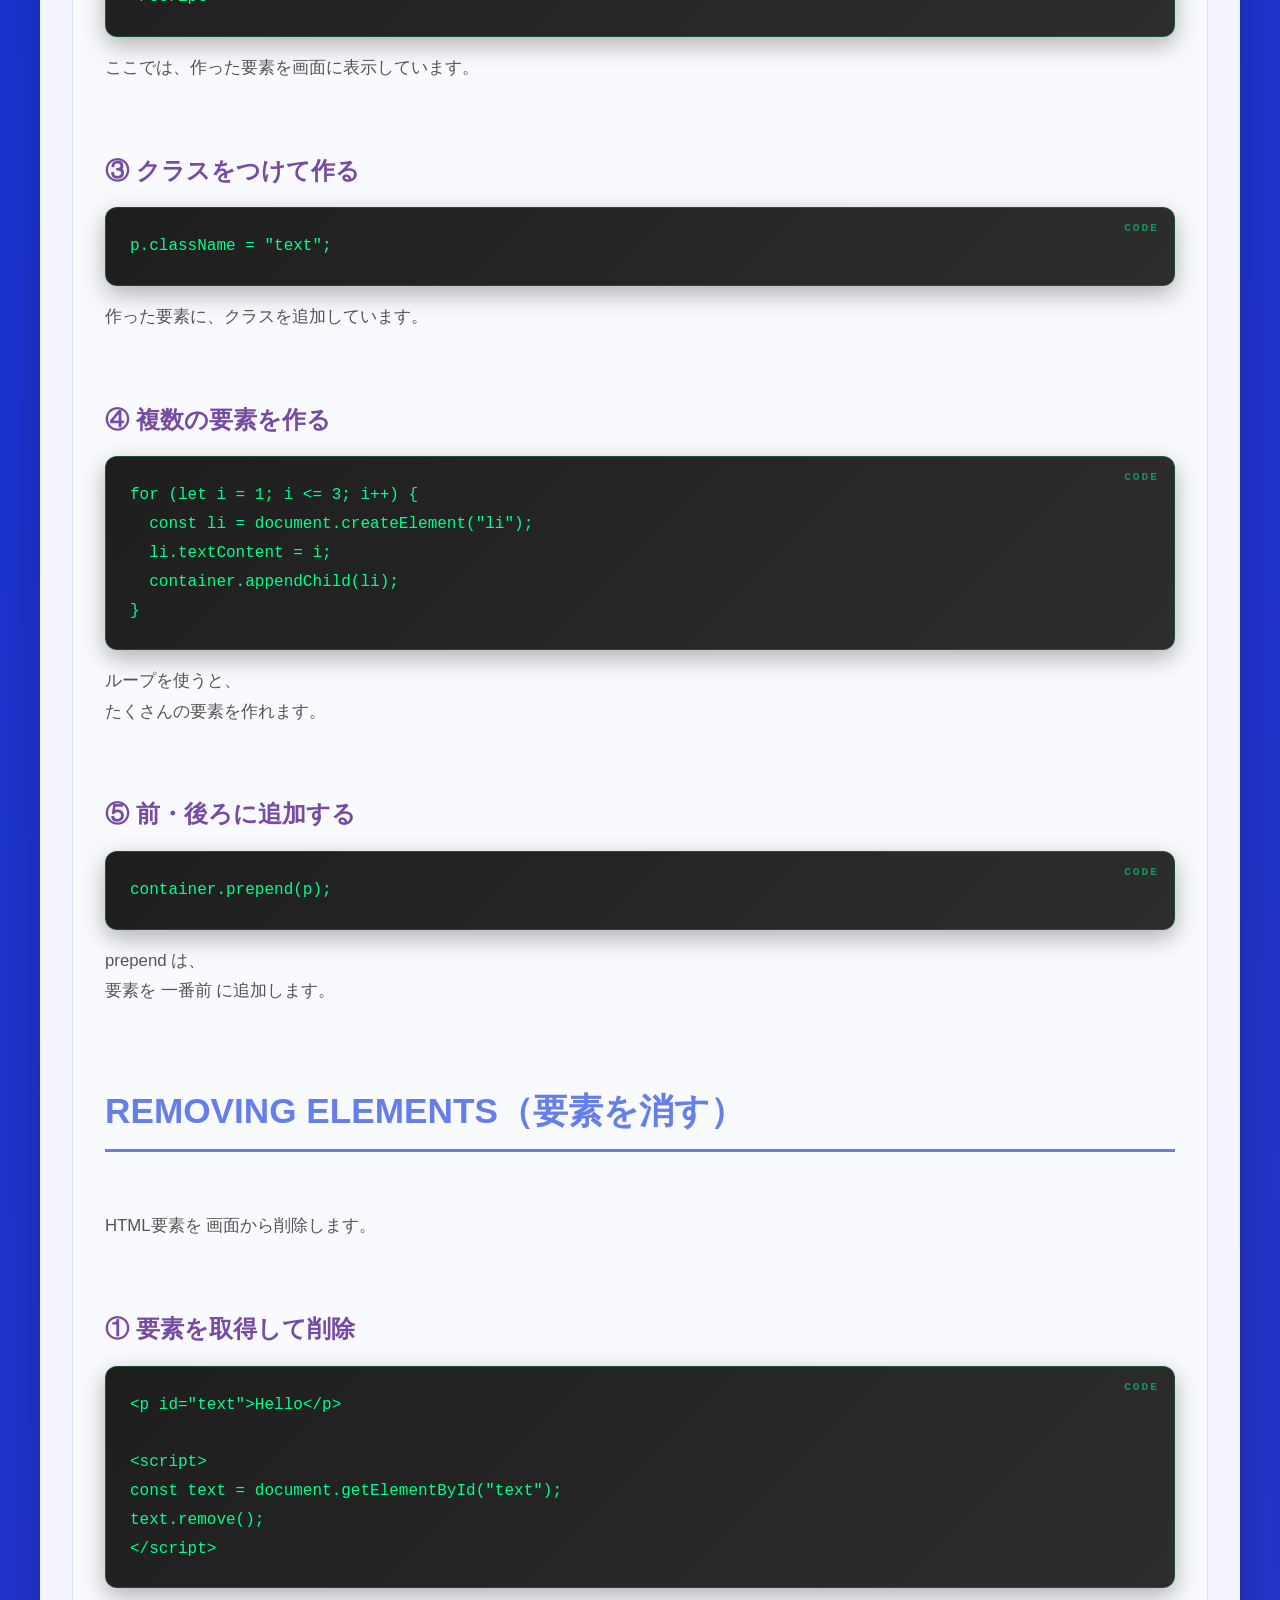
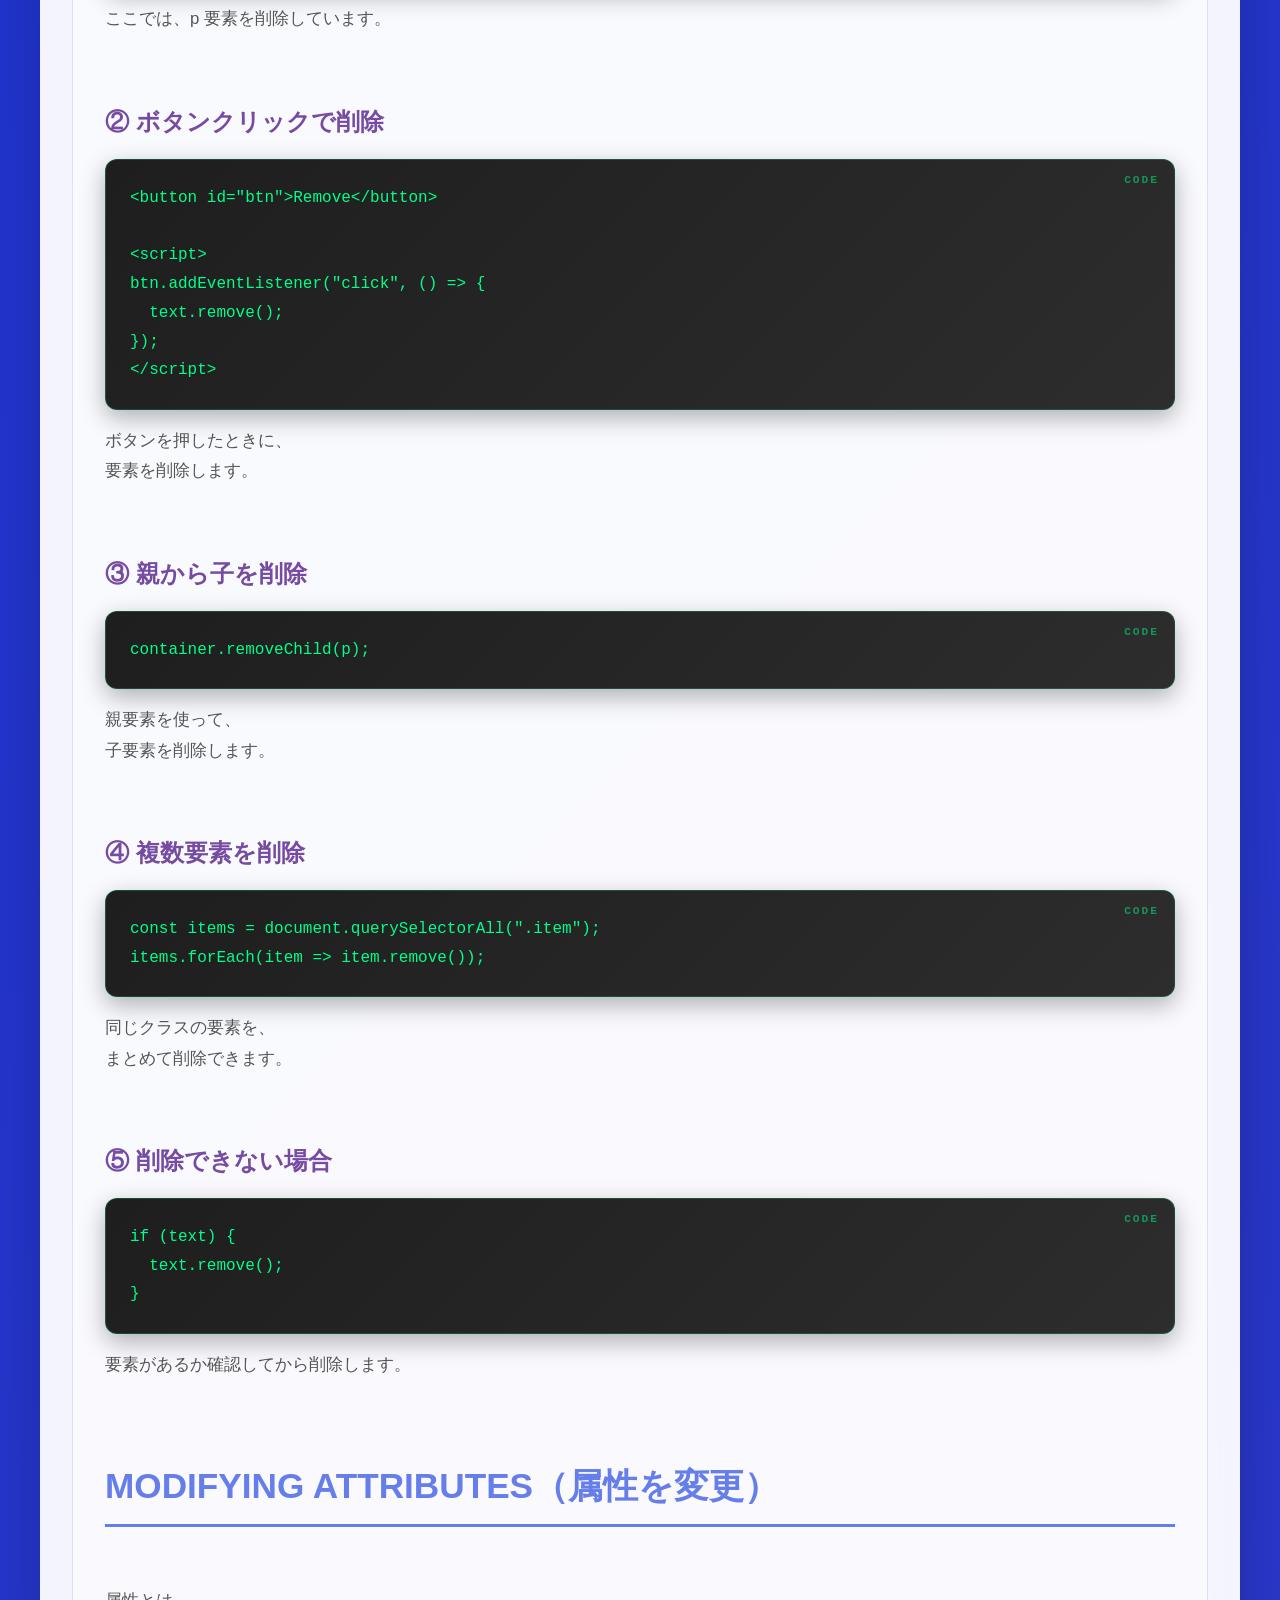
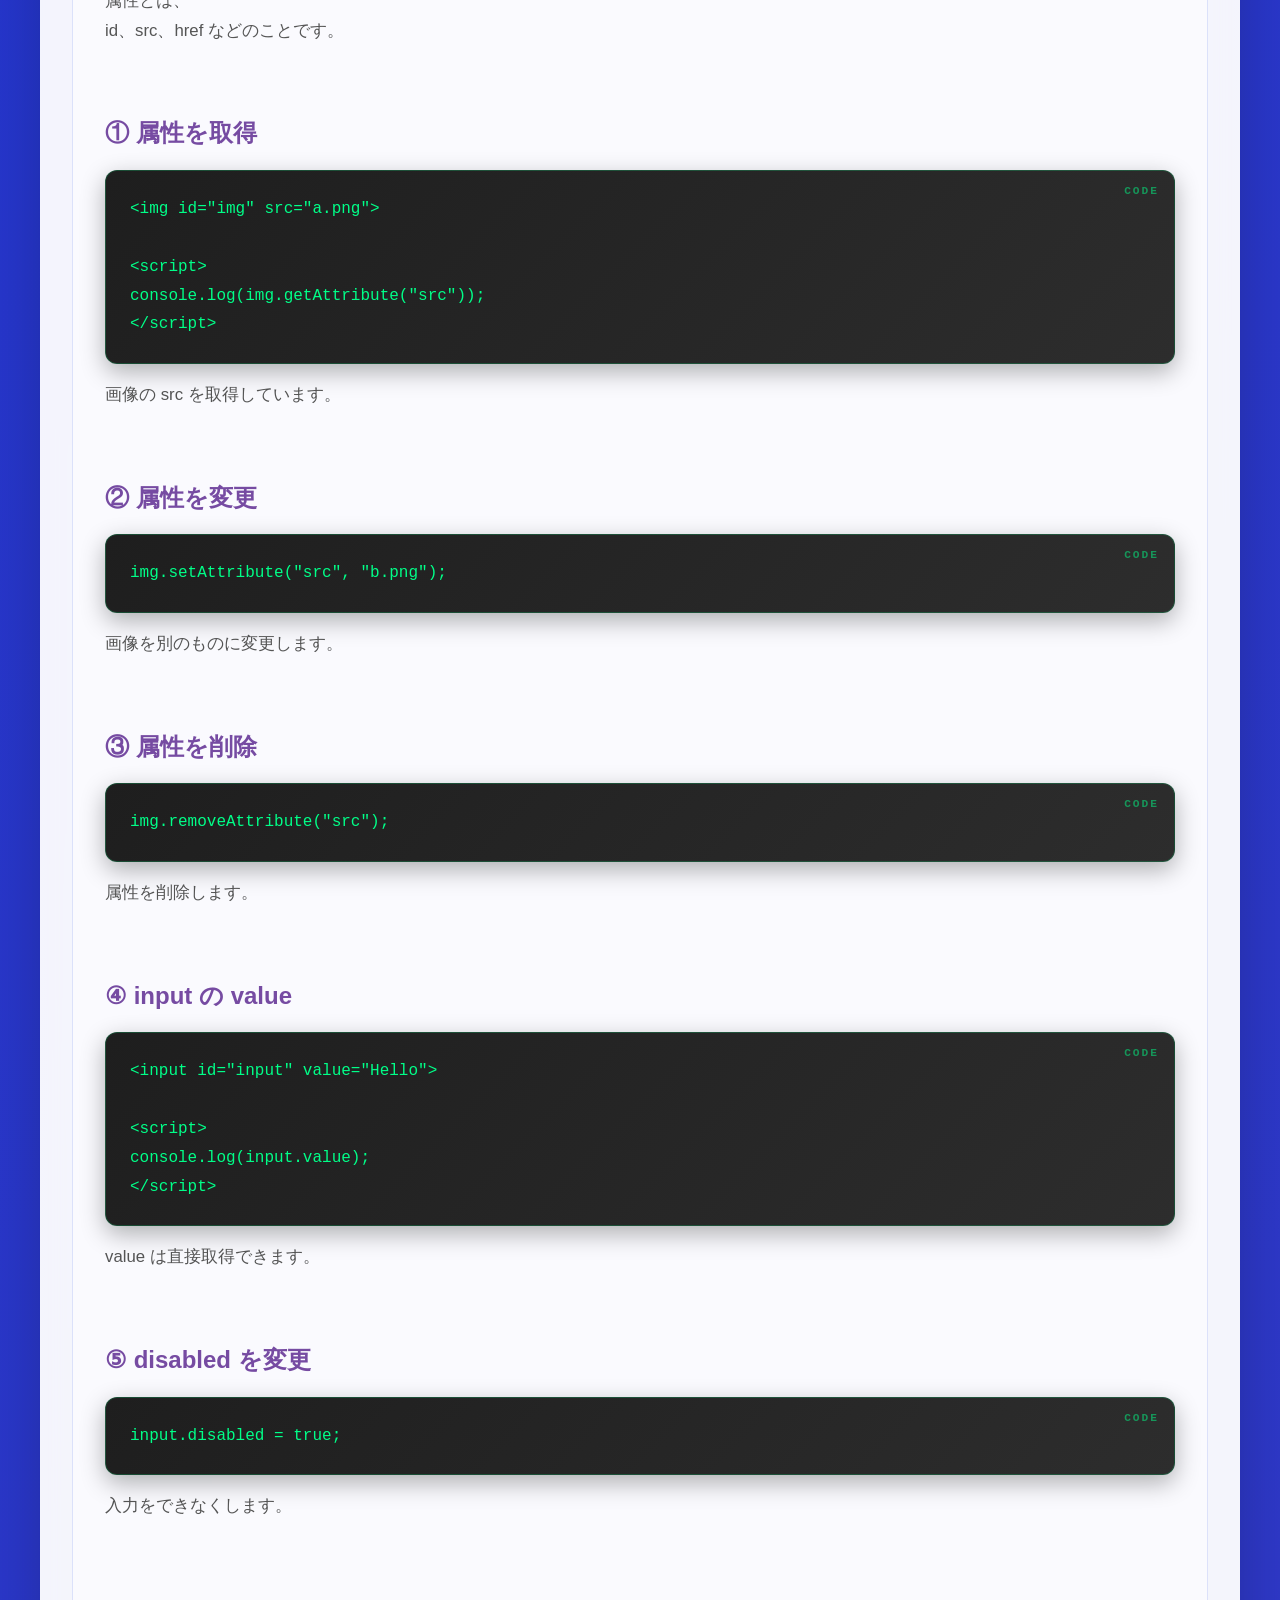
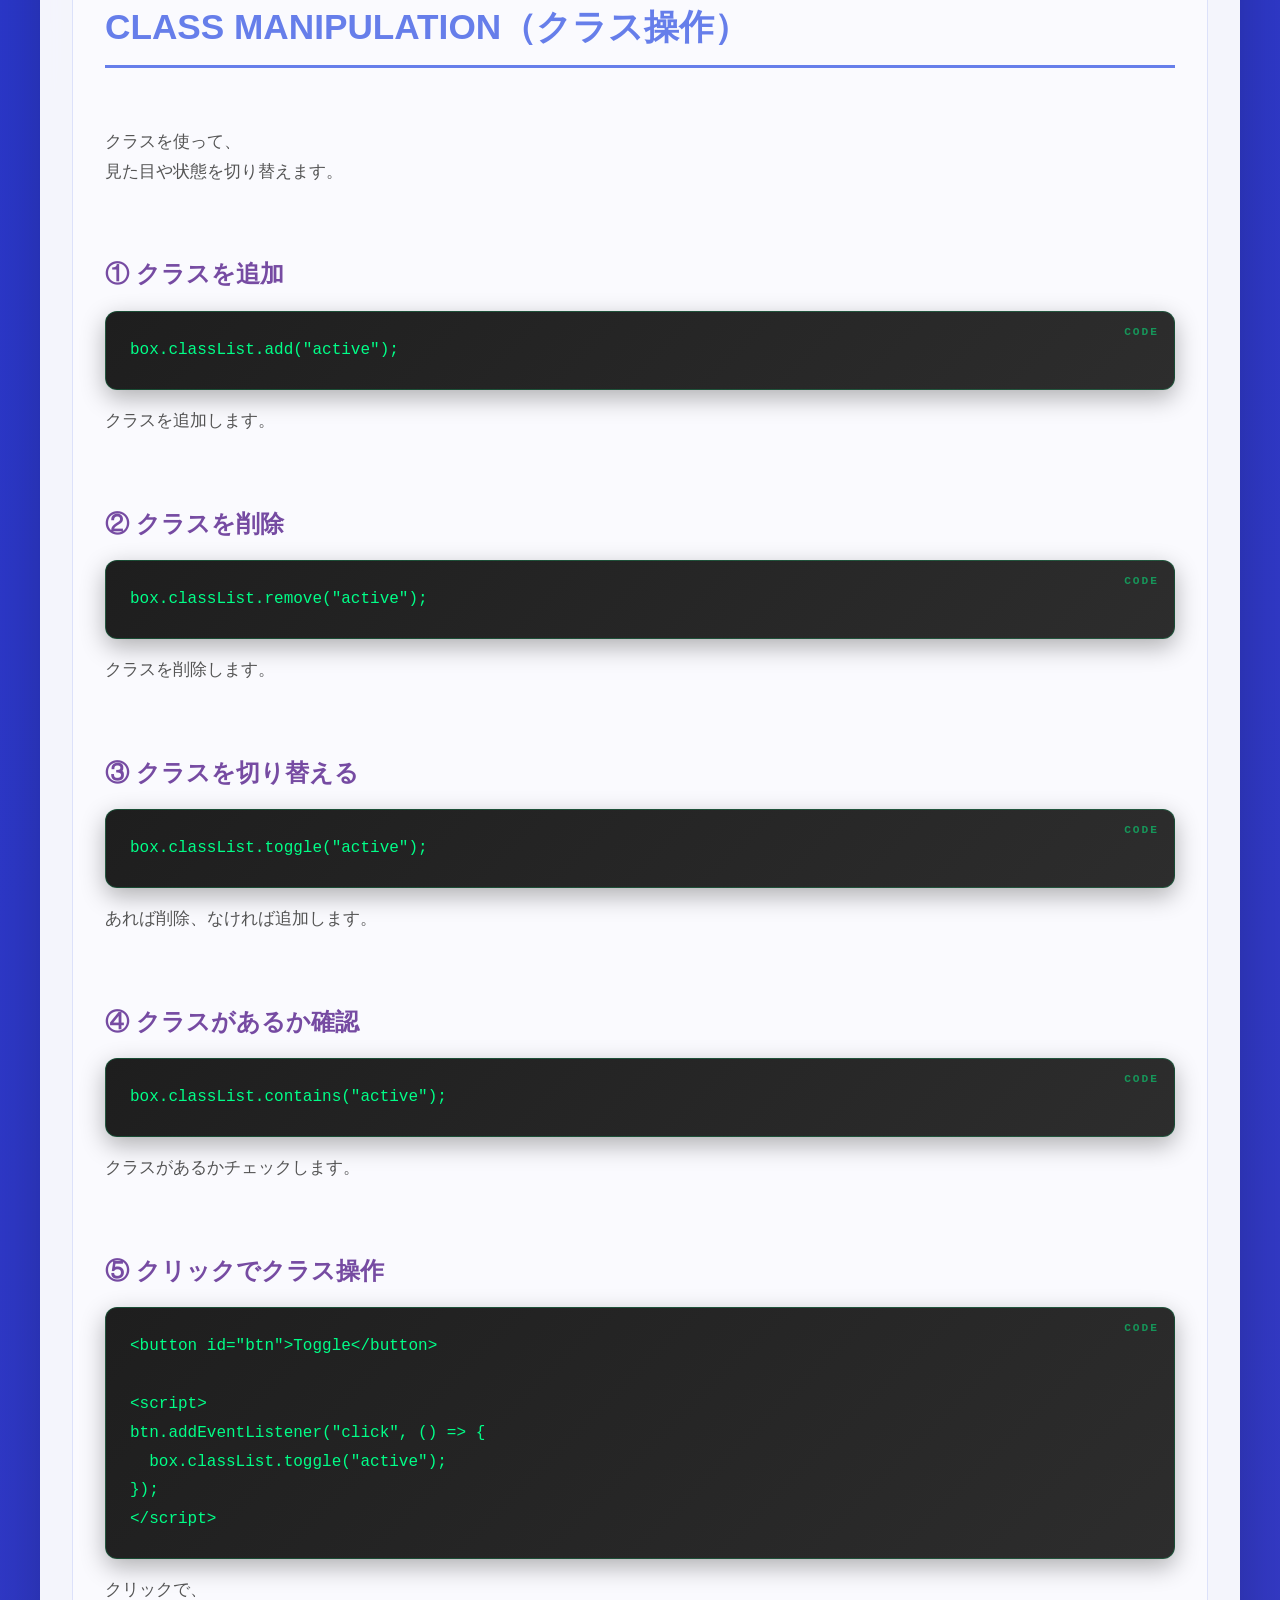
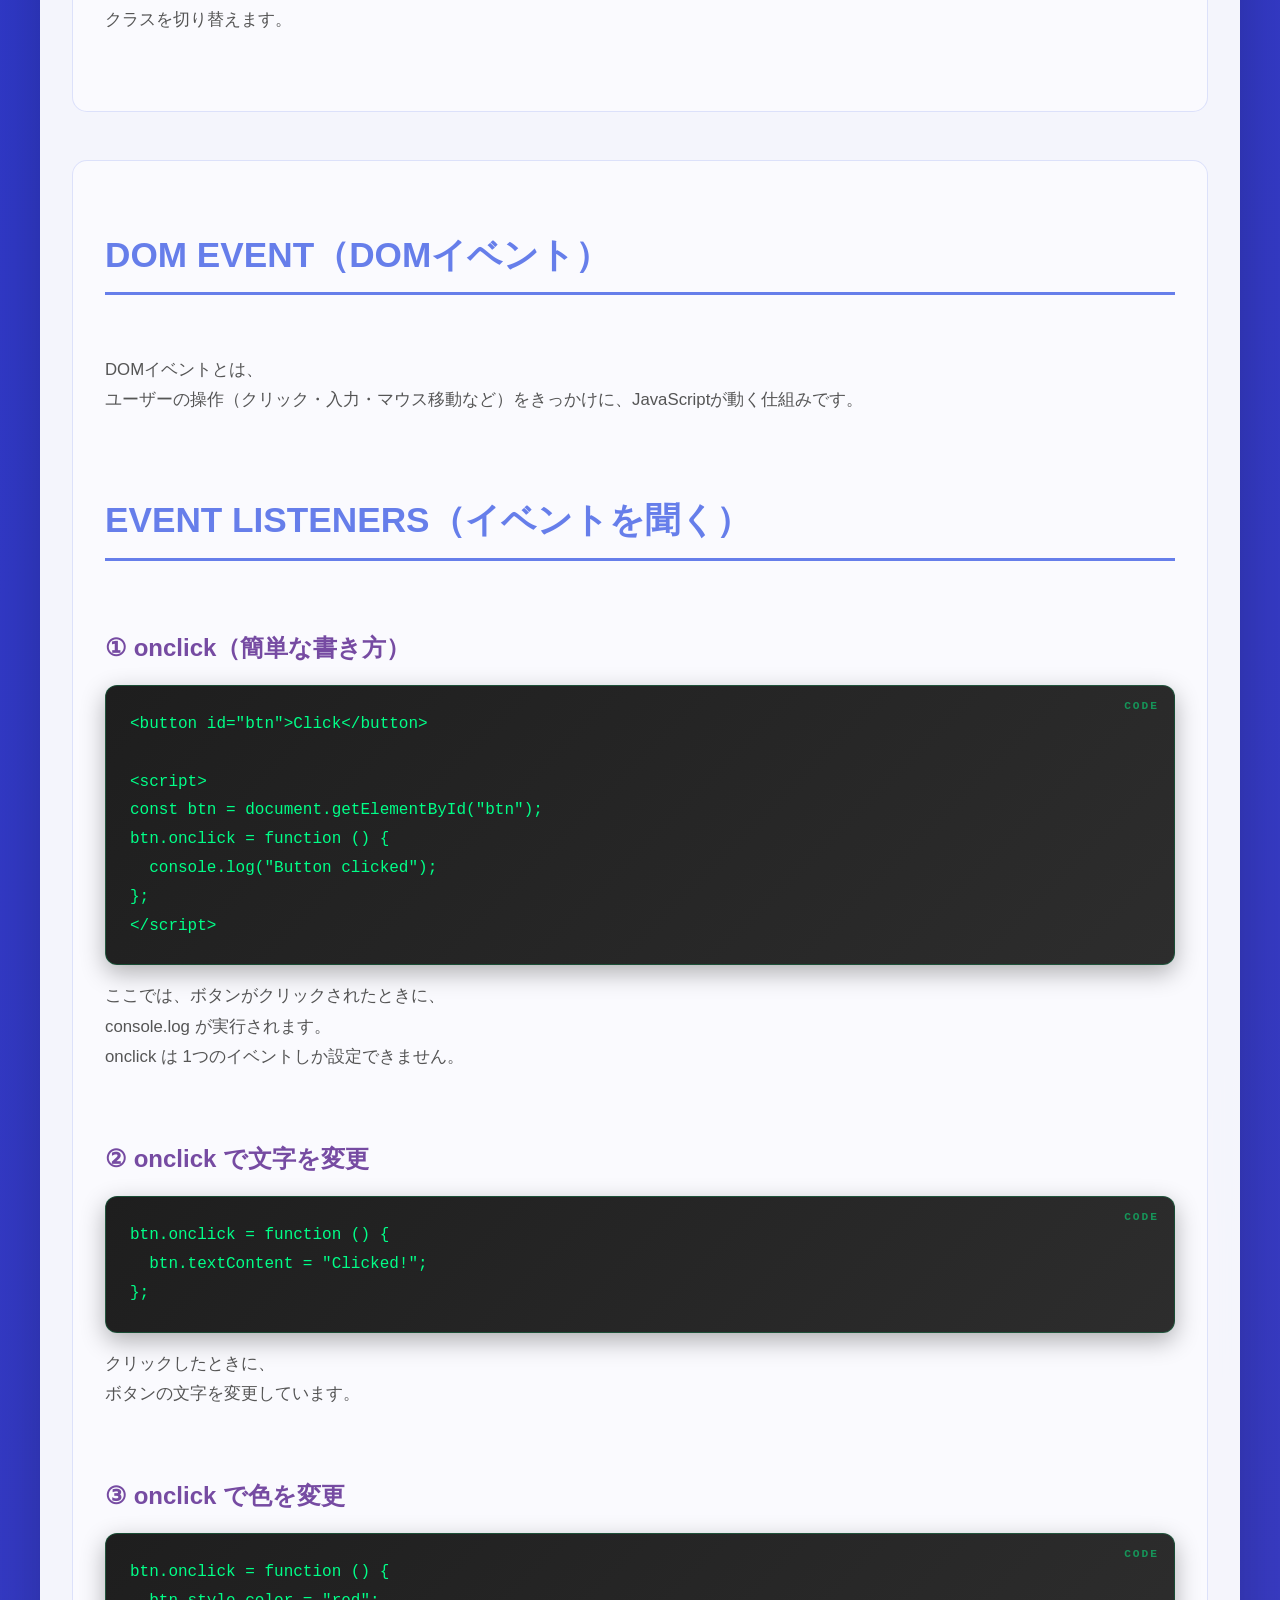
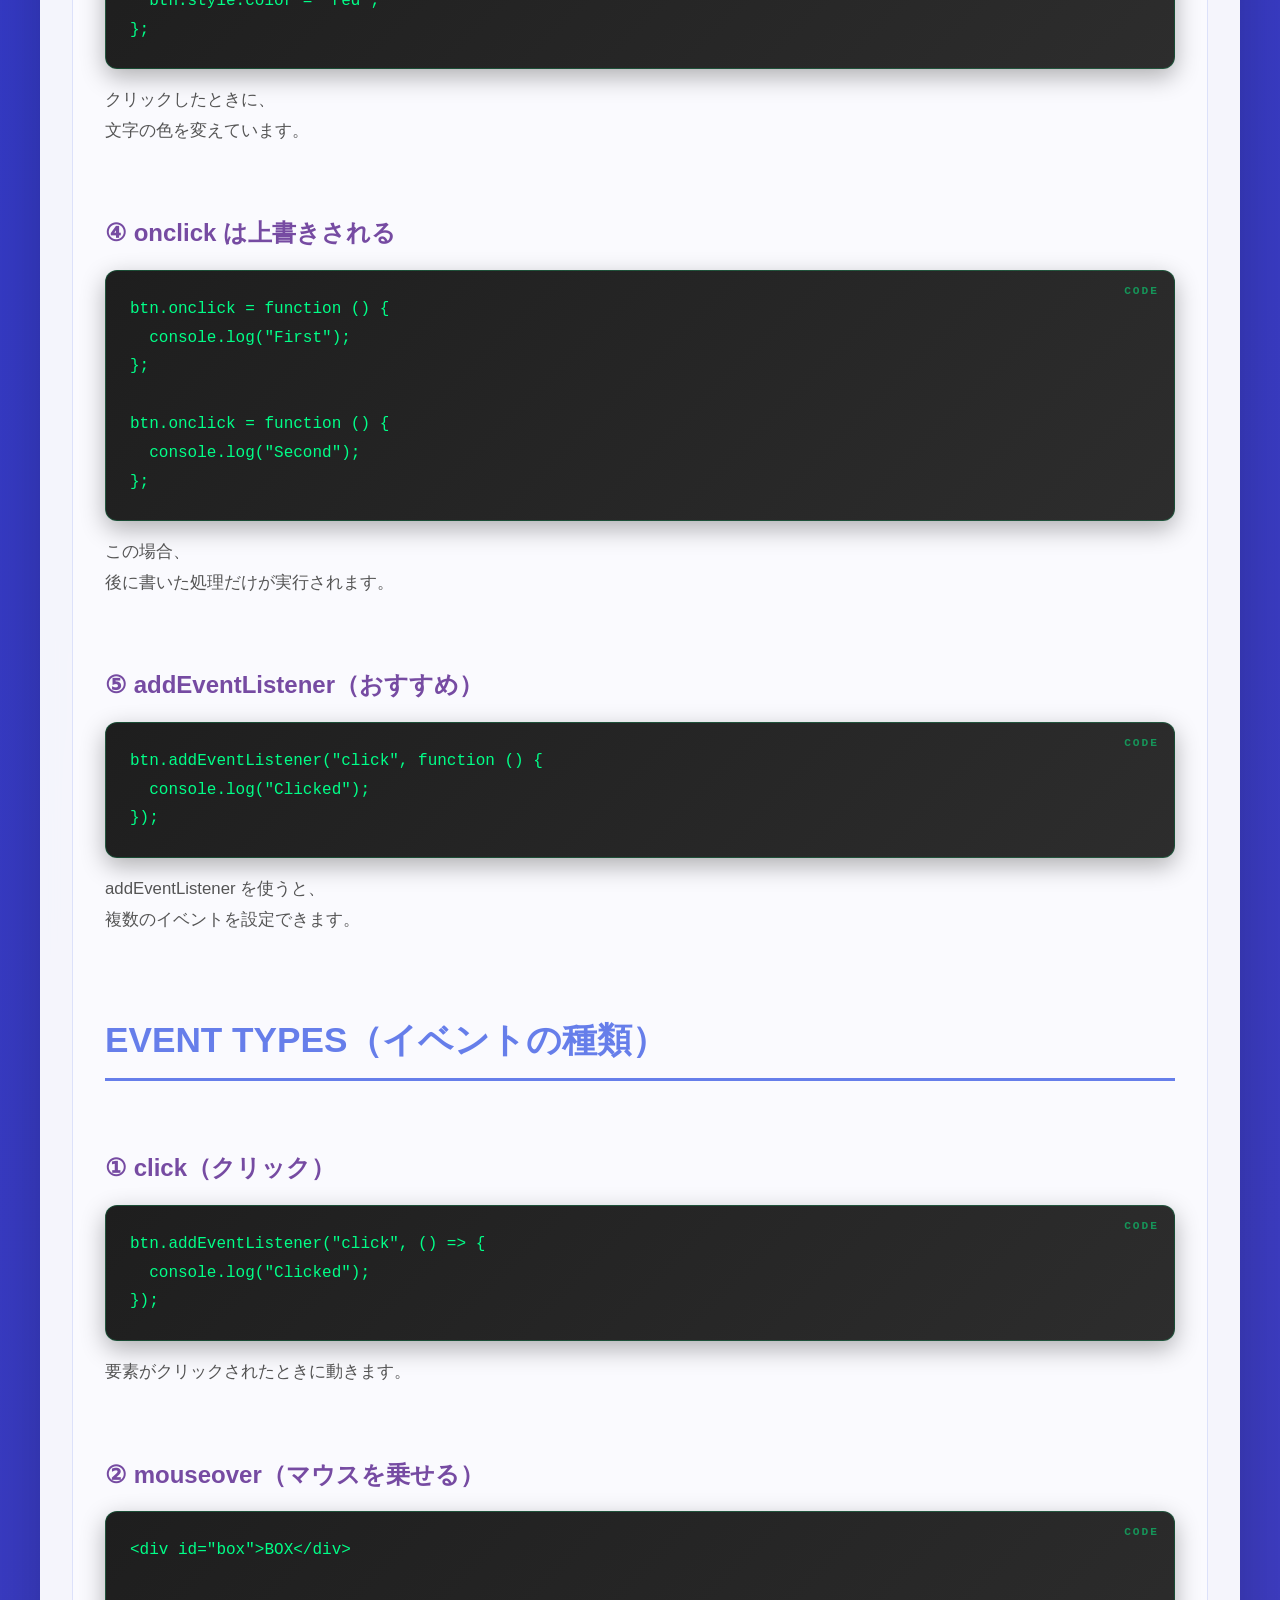
<file: JS-DOM-FROM-ZERO-main/index.html>
<!DOCTYPE html>
<html lang="en">
<head>
    <meta charset="UTF-8">
    <meta name="viewport" content="width=device-width, initial-scale=1.0">
    <link rel="stylesheet" href="CSS/style.css">
    <script src="JS/script.js"></script>
    <title>DOM</title>
</head>
<body>
    <h1>DOM</h1>
    
    <main>
        <nav>
            <a href="#dom">DOM</a>
            <a href="#dom-manipulation">DOM MANPULATION</a>
            <a href="#dom-event">DOM EVENT</a>
            <a href="#advanced-dom">ADVANCED DOM</a>
        </nav>
    <h3 class="dom">DOMとは？</h3>
    <p>DOM（ドキュメントオブジェクトモデル）は、
        JavaScript がウェブページ上のすべての要素を読み取ったり、
        変更したり、反応したりできるようにします。<br>
        DOMのツリー構造は、ウェブページの要素を効率的かつ整理された形で読み取ったり、変更したり、反応したりするため に設計されています。</p>
        <div id="dom">

            <h2>start Selecting Elements – Detailed</h2>
            <br>
            <!-- By ID -->
             <h3>①　getElementById（IDでとる）</h3>
            <div class="black-green">
                &lt;h1 id="title"&gt;Hello&lt;/h1&gt; <br>
                const title = document.getElementById("title");<br>
                console.log(title.textContent);
            </div>
            <p>
                ここでは、IDを使って要素を選んで、その中の文字を表示しています。 こんなふうに、DOMでIDを使って要素を選びます。
            </p>
            <br>
            <h3>②　getElementByClass（Classでとる）</h3>
            <!-- By Class -->
            <div class="black-green">
                &lt;p class="text"&gt;Apple&lt;/p&gt; <br>
                &lt;p class="text"&gt;Banana&lt;/p&gt; <br>
                const items = document.getElementsByClassName("text");<br>
                console.log(items[0].textContent);  // Apple<br>
                console.log(items[1].textContent);  // Banana
            </div>
            <p>
                ここでは、クラス名を使って要素を全部選んで、それぞれの中の文字を表示しています。<br>
                 こんなふうに、DOMでクラス名を使って複数の要素を選ぶことができます。
            </p>
            
            <br>
            <!-- By Tag -->
             <h3>③　document.getElementsByTagName（TagNameでとる）</h3>
            <div class="black-green">
                &lt;p&gt;First&lt;/p&gt; <br>
                &lt;p&gt;Second&lt;/p&gt; <br>
                const paragraphs = document.getElementsByTagName("p");<br>
                console.log(paragraphs[0].textContent); // First<br>
                console.log(paragraphs[1].textContent); // Second
            </div>
            <p>
                ここでは、タグ名「p」を使ってすべての段落（pタグ）を選んで、それぞれの中の文字を表示しています。<br>
                 こんなふうに、DOMでタグ名を使って要素をまとめて選ぶことができます。
            </p>
            <br>
            <h3>④　初めのだけプリントする。</h3>
            <!-- querySelector (first match) -->
            <div class="black-green">
                &lt;p class="text"&gt;First&lt;/p&gt; <br>
                &lt;p class="text"&gt;Second&lt;/p&gt; <br>
                const firstText = document.querySelector(".text");<br>
                console.log(firstText.textContent); // First
            </div>
            <p>
                ここでは、クラス名「text」を使って最初の1つだけ要素を選んで、その中の文字を表示しています。<br>
                 こんなふうに、DOMでクラス名を使って1つの要素を選ぶときは querySelector を使います。
            </p>
            <!-- querySelectorAll (all matches) -->
            <br>
            <h3>⑤　それぞれをアクセスしてプリントする。</h3>
            <div class="black-green">
                &lt;p class="text"&gt;A&lt;/p&gt; <br>
                &lt;p class="text"&gt;B&lt;/p&gt; <br>
                &lt;p class="text"&gt;C&lt;/p&gt; <br>
                const allText = document.querySelectorAll(".text");<br>
                for (const element of allText) { <br>
                    console.log(element.textContent);
                } クラスのA, B, Cそれぞれをプリントする。
            </div>
            <p>
                ここでは、クラス名「text」を使ってすべての要素（A, B, C）を選んで、 1つずつ取り出して、中の文字を順番に表示しています。<br>
                 こんなふうに、querySelectorAll と for...of を使えば、複数の要素をまとめて扱えます。
            </p>
            
            <br>
            <h2>CHANGING CONTENT（中身を変える）</h2>
            <br>
            
            <h3>① textContent（文字だけ変える）</h3>
            <div class="black-green">
                &lt;p id="msg"&gt;Hello&lt;/p&gt; <br>
                <br>
                &lt;script&gt; <br>
                const msg = document.getElementById("msg"); <br>
                msg.textContent = "Welcome!"; <br>
                &lt;/script&gt;
            </div>
            <p>
                ここでは、textContent を使って、要素の中の文字を新しい文字に変えています。<br>
                HTMLタグは使えず、文字だけを変更します。
            </p>
            
            <br>
            <h3>② innerHTML（HTMLごと変える）</h3>
            <div class="black-green">
                &lt;div id="box"&gt;&lt;/div&gt; <br>
                <br>
                &lt;script&gt; <br>
                const box = document.getElementById("box"); <br>
                box.innerHTML = "&lt;strong&gt;Bold Text&lt;/strong&gt;"; <br>
                &lt;/script&gt;
            </div>
            <p>
                ここでは、innerHTML を使って、HTMLタグを含めて内容を変更しています。<br>
                タグを使いたいときは innerHTML を使います。
            </p>
            
            <br>
            <h3>③ innerText（表示されている文字）</h3>
            <div class="black-green">
                &lt;p id="text" style="display:none;"&gt;Hidden&lt;/p&gt; <br>
                <br>
                &lt;script&gt; <br>
                const t = document.getElementById("text"); <br>
                console.log(t.innerText); <br>
                &lt;/script&gt;
            </div>
            <p>
                innerText は、画面に表示されている文字だけを扱います。
            </p>
            
            <br>
            <h2>CHANGING STYLE（スタイルを変える）</h2>
            <br>
            
            <h3>① style.color</h3>
            <div class="black-green">
                &lt;p id="colorText"&gt;Color Text&lt;/p&gt; <br>
                <br>
                &lt;script&gt; <br>
                const el = document.getElementById("colorText"); <br>
                el.style.color = "red"; <br>
                &lt;/script&gt;
            </div>
            <p>
                ここでは、JavaScriptからCSSの色を変更しています。
            </p>
            
            <br>
            <h3>② style.backgroundColor</h3>
            <div class="black-green">
                &lt;div id="box"&gt;Box&lt;/div&gt; <br>
                <br>
                &lt;script&gt; <br>
                const box = document.getElementById("box"); <br>
                box.style.backgroundColor = "yellow"; <br>
                &lt;/script&gt;
            </div>
            <p>
                CSSの background-color は、JSでは backgroundColor と書きます。
            </p>
            
            <br>
            <h3>③ 複数のスタイルを変更</h3>
            <div class="black-green">
                box.style.color = "blue"; <br>
                box.style.padding = "10px"; <br>
                box.style.border = "1px solid black";
            </div>
            <p>
                こんなふうに、スタイルは1つずつ変更できます。
            </p>
            
        </div>

        <div id="dom-manipulation">
            <h2>DOM MANIPULATION（DOM操作）</h2>
            <br>
            <p>
                DOM MANIPULATION とは、<br>
                JavaScript を使って、HTML要素を作る・消す・変更することです。
            </p>
            <br>

            <h2>CREATING ELEMENTS（要素を作る）</h2>
            <br>
            <p>
                HTMLに 新しい要素を追加します。
            </p>
            <br>

            <h3>① 要素を作る</h3>
            <div class="black-green">
                const p = document.createElement("p");<br>
                p.textContent = "Hello";
            </div>
            <p>
                ここでは、p タグを作っています。<br>
                まだ画面には表示されません。
            </p>
            <br>

            <h3>② 要素を追加する</h3>
            <div class="black-green">
                &lt;div id="container"&gt;&lt;/div&gt;<br>
                <br>
                &lt;script&gt;<br>
                const container = document.getElementById("container");<br>
                container.appendChild(p);<br>
                &lt;/script&gt;
            </div>
            <p>
                ここでは、作った要素を画面に表示しています。
            </p>
            <br>

            <h3>③ クラスをつけて作る</h3>
            <div class="black-green">
                p.className = "text";
            </div>
            <p>
                作った要素に、クラスを追加しています。
            </p>
            <br>

            <h3>④ 複数の要素を作る</h3>
            <div class="black-green">
                for (let i = 1; i <= 3; i++) {<br>
                &nbsp;&nbsp;const li = document.createElement("li");<br>
                &nbsp;&nbsp;li.textContent = i;<br>
                &nbsp;&nbsp;container.appendChild(li);<br>
                }
            </div>
            <p>
                ループを使うと、<br>
                たくさんの要素を作れます。
            </p>
            <br>

            <h3>⑤ 前・後ろに追加する</h3>
            <div class="black-green">
                container.prepend(p);
            </div>
            <p>
                prepend は、<br>
                要素を 一番前 に追加します。
            </p>
            <br>

            <h2>REMOVING ELEMENTS（要素を消す）</h2>
            <br>
            <p>
                HTML要素を 画面から削除します。
            </p>
            <br>

            <h3>① 要素を取得して削除</h3>
            <div class="black-green">
                &lt;p id="text"&gt;Hello&lt;/p&gt;<br>
                <br>
                &lt;script&gt;<br>
                const text = document.getElementById("text");<br>
                text.remove();<br>
                &lt;/script&gt;
            </div>
            <p>
                ここでは、p 要素を削除しています。
            </p>
            <br>

            <h3>② ボタンクリックで削除</h3>
            <div class="black-green">
                &lt;button id="btn"&gt;Remove&lt;/button&gt;<br>
                <br>
                &lt;script&gt;<br>
                btn.addEventListener("click", () => {<br>
                &nbsp;&nbsp;text.remove();<br>
                });<br>
                &lt;/script&gt;
            </div>
            <p>
                ボタンを押したときに、<br>
                要素を削除します。
            </p>
            <br>

            <h3>③ 親から子を削除</h3>
            <div class="black-green">
                container.removeChild(p);
            </div>
            <p>
                親要素を使って、<br>
                子要素を削除します。
            </p>
            <br>

            <h3>④ 複数要素を削除</h3>
            <div class="black-green">
                const items = document.querySelectorAll(".item");<br>
                items.forEach(item => item.remove());
            </div>
            <p>
                同じクラスの要素を、<br>
                まとめて削除できます。
            </p>
            <br>

            <h3>⑤ 削除できない場合</h3>
            <div class="black-green">
                if (text) {<br>
                &nbsp;&nbsp;text.remove();<br>
                }
            </div>
            <p>
                要素があるか確認してから削除します。
            </p>
            <br>

            <h2>MODIFYING ATTRIBUTES（属性を変更）</h2>
            <br>
            <p>
                属性とは、<br>
                id、src、href などのことです。
            </p>
            <br>

            <h3>① 属性を取得</h3>
            <div class="black-green">
                &lt;img id="img" src="a.png"&gt;<br>
                <br>
                &lt;script&gt;<br>
                console.log(img.getAttribute("src"));<br>
                &lt;/script&gt;
            </div>
            <p>
                画像の src を取得しています。
            </p>
            <br>

            <h3>② 属性を変更</h3>
            <div class="black-green">
                img.setAttribute("src", "b.png");
            </div>
            <p>
                画像を別のものに変更します。
            </p>
            <br>

            <h3>③ 属性を削除</h3>
            <div class="black-green">
                img.removeAttribute("src");
            </div>
            <p>
                属性を削除します。
            </p>
            <br>

            <h3>④ input の value</h3>
            <div class="black-green">
                &lt;input id="input" value="Hello"&gt;<br>
                <br>
                &lt;script&gt;<br>
                console.log(input.value);<br>
                &lt;/script&gt;
            </div>
            <p>
                value は直接取得できます。
            </p>
            <br>

            <h3>⑤ disabled を変更</h3>
            <div class="black-green">
                input.disabled = true;
            </div>
            <p>
                入力をできなくします。
            </p>
            <br>

            <h2>CLASS MANIPULATION（クラス操作）</h2>
            <br>
            <p>
                クラスを使って、<br>
                見た目や状態を切り替えます。
            </p>
            <br>

            <h3>① クラスを追加</h3>
            <div class="black-green">
                box.classList.add("active");
            </div>
            <p>
                クラスを追加します。
            </p>
            <br>

            <h3>② クラスを削除</h3>
            <div class="black-green">
                box.classList.remove("active");
            </div>
            <p>
                クラスを削除します。
            </p>
            <br>

            <h3>③ クラスを切り替える</h3>
            <div class="black-green">
                box.classList.toggle("active");
            </div>
            <p>
                あれば削除、なければ追加します。
            </p>
            <br>

            <h3>④ クラスがあるか確認</h3>
            <div class="black-green">
                box.classList.contains("active");
            </div>
            <p>
                クラスがあるかチェックします。
            </p>
            <br>

            <h3>⑤ クリックでクラス操作</h3>
            <div class="black-green">
                &lt;button id="btn"&gt;Toggle&lt;/button&gt;<br>
                <br>
                &lt;script&gt;<br>
                btn.addEventListener("click", () => {<br>
                &nbsp;&nbsp;box.classList.toggle("active");<br>
                });<br>
                &lt;/script&gt;
            </div>
            <p>
                クリックで、<br>
                クラスを切り替えます。
            </p>
            <br>

        </div>

        <div id="dom-event">
            <h2>DOM EVENT（DOMイベント）</h2>
            <br>
            <p>
                DOMイベントとは、<br>
                ユーザーの操作（クリック・入力・マウス移動など）をきっかけに、JavaScriptが動く仕組みです。
            </p>
            <br>

            <h2>EVENT LISTENERS（イベントを聞く）</h2>
            <br>

            <h3>① onclick（簡単な書き方）</h3>
            <div class="black-green">
                &lt;button id="btn"&gt;Click&lt;/button&gt; <br>
                <br>
                &lt;script&gt; <br>
                const btn = document.getElementById("btn"); <br>
                btn.onclick = function () { <br>
                &nbsp;&nbsp;console.log("Button clicked"); <br>
                }; <br>
                &lt;/script&gt;
            </div>
            <p>
                ここでは、ボタンがクリックされたときに、<br>
                console.log が実行されます。<br>
                onclick は 1つのイベントしか設定できません。
            </p>
            <br>

            <h3>② onclick で文字を変更</h3>
            <div class="black-green">
                btn.onclick = function () { <br>
                &nbsp;&nbsp;btn.textContent = "Clicked!"; <br>
                };
            </div>
            <p>
                クリックしたときに、<br>
                ボタンの文字を変更しています。
            </p>
            <br>

            <h3>③ onclick で色を変更</h3>
            <div class="black-green">
                btn.onclick = function () { <br>
                &nbsp;&nbsp;btn.style.color = "red"; <br>
                };
            </div>
            <p>
                クリックしたときに、<br>
                文字の色を変えています。
            </p>
            <br>

            <h3>④ onclick は上書きされる</h3>
            <div class="black-green">
                btn.onclick = function () { <br>
                &nbsp;&nbsp;console.log("First"); <br>
                }; <br>
                <br>
                btn.onclick = function () { <br>
                &nbsp;&nbsp;console.log("Second"); <br>
                };
            </div>
            <p>
                この場合、<br>
                後に書いた処理だけが実行されます。
            </p>
            <br>

            <h3>⑤ addEventListener（おすすめ）</h3>
            <div class="black-green">
                btn.addEventListener("click", function () { <br>
                &nbsp;&nbsp;console.log("Clicked"); <br>
                });
            </div>
            <p>
                addEventListener を使うと、<br>
                複数のイベントを設定できます。
            </p>
            <br>

            <h2>EVENT TYPES（イベントの種類）</h2>
            <br>

            <h3>① click（クリック）</h3>
            <div class="black-green">
                btn.addEventListener("click", () => { <br>
                &nbsp;&nbsp;console.log("Clicked"); <br>
                });
            </div>
            <p>
                要素がクリックされたときに動きます。
            </p>
            <br>

            <h3>② mouseover（マウスを乗せる）</h3>
            <div class="black-green">
                &lt;div id="box"&gt;BOX&lt;/div&gt; <br>
                <br>
                &lt;script&gt; <br>
                box.addEventListener("mouseover", () => { <br>
                &nbsp;&nbsp;console.log("Mouse over"); <br>
                }); <br>
                &lt;/script&gt;
            </div>
            <p>
                マウスが要素の上に来たときに動きます。
            </p>
            <br>

            <h3>③ mouseout（マウスが離れる）</h3>
            <div class="black-green">
                box.addEventListener("mouseout", () => { <br>
                &nbsp;&nbsp;console.log("Mouse out"); <br>
                });
            </div>
            <p>
                マウスが要素から離れたときに動きます。
            </p>
            <br>

            <h3>④ keydown（キーを押す）</h3>
            <div class="black-green">
                &lt;input id="input" /&gt; <br>
                <br>
                &lt;script&gt; <br>
                input.addEventListener("keydown", () => { <br>
                &nbsp;&nbsp;console.log("Key down"); <br>
                }); <br>
                &lt;/script&gt;
            </div>
            <p>
                キーボードが押されたときに動きます。
            </p>
            <br>

            <h3>⑤ change（変更確定）</h3>
            <div class="black-green">
                input.addEventListener("change", () => { <br>
                &nbsp;&nbsp;console.log(input.value); <br>
                });
            </div>
            <p>
                入力や選択が 確定したときに動きます。
            </p>
            <br>

            <h2>EVENT DELEGATION（イベント委任）</h2>
            <br>

            <h3>① 基本例</h3>
            <div class="black-green">
                &lt;ul id="list"&gt; <br>
                &nbsp;&nbsp;&lt;li&gt;Apple&lt;/li&gt; <br>
                &nbsp;&nbsp;&lt;li&gt;Banana&lt;/li&gt; <br>
                &lt;/ul&gt; <br>
                <br>
                &lt;script&gt; <br>
                const list = document.getElementById("list"); <br>
                list.addEventListener("click", (event) => { <br>
                &nbsp;&nbsp;console.log(event.target.textContent); <br>
                }); <br>
                &lt;/script&gt;
            </div>
            <p>
                ここでは、ul にイベントをつけています。<br>
                クリックされた li の文字を取得しています。
            </p>
            <br>

            <h3>② tagName で確認</h3>
            <div class="black-green">
                list.addEventListener("click", (event) => { <br>
                &nbsp;&nbsp;if (event.target.tagName === "LI") { <br>
                &nbsp;&nbsp;&nbsp;&nbsp;console.log(event.target.textContent); <br>
                &nbsp;&nbsp;} <br>
                });
            </div>
            <p>
                li がクリックされたときだけ処理します。
            </p>
            <br>

            <h3>③ 要素が増えてもOK</h3>
            <div class="black-green">
                &lt;li&gt;Orange&lt;/li&gt;
            </div>
            <p>
                要素を追加しても、<br>
                コードを変更する必要はありません。
            </p>
            <br>

            <h3>④ なぜ使う？</h3>
            <p>
                処理が軽くなる<br>
                コードが短くなる
            </p>
            <br>

            <h3>⑤ よく使う場所</h3>
            <p>
                リスト<br>
                メニュー<br>
                動的に追加される要素
            </p>
            <br>

            <h2>FORMS AND INPUTS（フォームと入力）</h2>
            <br>

            <h3>① 入力値を取得</h3>
            <div class="black-green">
                &lt;input id="name" /&gt; <br>
                <br>
                &lt;script&gt; <br>
                name.addEventListener("input", () => { <br>
                &nbsp;&nbsp;console.log(name.value); <br>
                }); <br>
                &lt;/script&gt;
            </div>
            <p>
                入力された文字を取得しています。
            </p>
            <br>

            <h3>② ボタンクリックで取得</h3>
            <div class="black-green">
                &lt;button id="send"&gt;Send&lt;/button&gt; <br>
                <br>
                &lt;script&gt; <br>
                send.addEventListener("click", () => { <br>
                &nbsp;&nbsp;console.log(name.value); <br>
                }); <br>
                &lt;/script&gt;
            </div>
            <p>
                ボタンを押したときに、<br>
                入力内容を取得します。
            </p>
            <br>

            <h3>③ フォーム送信</h3>
            <div class="black-green">
                &lt;form id="form"&gt; <br>
                &nbsp;&nbsp;&lt;input /&gt; <br>
                &nbsp;&nbsp;&lt;button&gt;Send&lt;/button&gt; <br>
                &lt;/form&gt; <br>
                <br>
                &lt;script&gt; <br>
                form.addEventListener("submit", () => { <br>
                &nbsp;&nbsp;console.log("Submitted"); <br>
                }); <br>
                &lt;/script&gt;
            </div>
            <p>
                フォームが送信されたときに動きます。
            </p>
            <br>

            <h3>④ リロードを止める</h3>
            <div class="black-green">
                form.addEventListener("submit", (e) => { <br>
                &nbsp;&nbsp;e.preventDefault(); <br>
                });
            </div>
            <p>
                ページのリロードを止めます。
            </p>
            <br>

            <h3>⑤ 入力チェック</h3>
            <div class="black-green">
                if (name.value === "") { <br>
                &nbsp;&nbsp;alert("Please enter name"); <br>
                }
            </div>
            <p>
                入力が空かどうかを確認します。
            </p>
            <br>

            <h2>EVENT BUBBLING & CAPTURING（イベントの流れ）</h2>
            <br>

            <h3>① 基本構造</h3>
            <div class="black-green">
                &lt;div id="parent"&gt; <br>
                &nbsp;&nbsp;&lt;button id="child"&gt;Click&lt;/button&gt; <br>
                &lt;/div&gt;
            </div>
            <br>

            <h3>② バブリング（下から上）</h3>
            <div class="black-green">
                parent.addEventListener("click", () => { <br>
                &nbsp;&nbsp;console.log("Parent"); <br>
                }); <br>
                <br>
                child.addEventListener("click", () => { <br>
                &nbsp;&nbsp;console.log("Child"); <br>
                });
            </div>
            <p>
                ボタンをクリックすると、<br>
                Child → Parent の順で動きます。<br>
                これを イベントバブリング と言います。
            </p>
            <br>

            <h3>③ キャプチャリング（上から下）</h3>
            <div class="black-green">
                parent.addEventListener("click", () => { <br>
                &nbsp;&nbsp;console.log("Parent capture"); <br>
                }, true);
            </div>
            <p>
                上から下へイベントが流れます。<br>
                これを キャプチャリング と言います。
            </p>
            <br>

            <h3>④ バブリングを止める</h3>
            <div class="black-green">
                child.addEventListener("click", (e) => { <br>
                &nbsp;&nbsp;e.stopPropagation(); <br>
                });
            </div>
            <p>
                親へのイベント伝播を止めます。
            </p>
            <br>

        </div>

        <div id="advanced-dom">
            <h2>ADVANCED DOM（応用DOM）</h2>
            <br>
            <p>
                ADVANCED DOM は、<br>
                DOMをもっと上手に使って、動的で便利なWebページを作る技術です。
            </p>
            <br>

            <h2>TRAVERSING THE DOM（DOMを移動する）</h2>
            <br>
            <p>
                DOMの中で、<br>
                親・子・兄弟などの要素を移動して操作することです。
            </p>
            <br>

            <h3>① 親要素を取得する</h3>
            <div class="black-green">
                &lt;div id="parent"&gt;<br>
                &nbsp;&nbsp;&lt;p id="child"&gt;Hello&lt;/p&gt;<br>
                &lt;/div&gt;<br>
                <br>
                &lt;script&gt;<br>
                const child = document.getElementById("child");<br>
                console.log(child.parentElement);<br>
                &lt;/script&gt;
            </div>
            <p>
                ここでは、子要素から 親要素 を取得しています。
            </p>
            <br>

            <h3>② 子要素を取得する</h3>
            <div class="black-green">
                const parent = document.getElementById("parent");<br>
                console.log(parent.children);
            </div>
            <p>
                親から 子要素の一覧 を取得できます。
            </p>
            <br>

            <h3>③ 最初・最後の子要素</h3>
            <div class="black-green">
                console.log(parent.firstElementChild);<br>
                console.log(parent.lastElementChild);
            </div>
            <p>
                親の中で、<br>
                最初と最後の子要素を取得します。
            </p>
            <br>

            <h3>④ 隣の兄弟要素</h3>
            <div class="black-green">
                console.log(child.nextElementSibling);<br>
                console.log(child.previousElementSibling);
            </div>
            <p>
                同じ階層の隣の要素に移動できます。
            </p>
            <br>

            <h3>⑤ よく使う場面</h3>
            <p>
                リスト操作<br>
                ボタンから親を探す<br>
                隣の要素を変更する
            </p>
            <br>

            <h2>DYNAMIC CONTENT CREATION WITH LOOPS（ループで動的に作る）</h2>
            <br>
            <p>
                JavaScriptで、<br>
                データの数だけHTMLを自動で作ることです。
            </p>
            <br>

            <h3>① 配列からリストを作る</h3>
            <div class="black-green">
                const fruits = ["Apple", "Banana", "Orange"];<br>
                const ul = document.querySelector("ul");<br>
                <br>
                for (const fruit of fruits) {<br>
                &nbsp;&nbsp;const li = document.createElement("li");<br>
                &nbsp;&nbsp;li.textContent = fruit;<br>
                &nbsp;&nbsp;ul.appendChild(li);<br>
                }
            </div>
            <p>
                配列の中身だけで、<br>
                自動で li を作って追加します。
            </p>
            <br>

            <h3>② 番号付きリスト</h3>
            <div class="black-green">
                fruits.forEach((fruit, index) => {<br>
                &nbsp;&nbsp;const li = document.createElement("li");<br>
                &nbsp;&nbsp;li.textContent = (index + 1) + ": " + fruit;<br>
                &nbsp;&nbsp;ul.appendChild(li);<br>
                });
            </div>
            <p>
                番号をつけて表示できます。
            </p>
            <br>

            <h3>③ ボタンで追加</h3>
            <div class="black-green">
                btn.addEventListener("click", () => {<br>
                &nbsp;&nbsp;const li = document.createElement("li");<br>
                &nbsp;&nbsp;li.textContent = "New Item";<br>
                &nbsp;&nbsp;ul.appendChild(li);<br>
                });
            </div>
            <p>
                ボタンを押したときに、<br>
                新しい要素を追加します。
            </p>
            <br>

            <h3>④ まとめて追加（軽くする）</h3>
            <div class="black-green">
                const fragment = document.createDocumentFragment();<br>
                <br>
                fruits.forEach(fruit => {<br>
                &nbsp;&nbsp;const li = document.createElement("li");<br>
                &nbsp;&nbsp;li.textContent = fruit;<br>
                &nbsp;&nbsp;fragment.appendChild(li);<br>
                });<br>
                <br>
                ul.appendChild(fragment);
            </div>
            <p>
                一度に追加することで、動作が速くなります。
            </p>
            <br>

            <h3>⑤ よく使う場面</h3>
            <p>
                商品リスト<br>
                コメント表示<br>
                ToDoリスト
            </p>
            <br>

            <h2>PERFORMANCE OPTIMIZATION（高速化）</h2>
            <br>
            <p>
                Webページを軽く、速く動かす工夫です。
            </p>
            <br>

            <h3>① DOMをまとめて取得する</h3>
            <div class="black-green">
                const box = document.getElementById("box");<br>
                box.textContent = "Hello";
            </div>
            <p>
                同じ要素は何度も取得しないようにします。
            </p>
            <br>

            <h3>② ループでDOM操作を減らす</h3>
            <div class="black-green">
                // ❌ ループ内で毎回追加すると重い<br>
                items.forEach(item => {<br>
                &nbsp;&nbsp;ul.appendChild(item);<br>
                });
            </div>
            <p>
                ループ内で毎回DOM操作をすると重くなります。
            </p>
            <br>

            <h3>③ fragmentを使う</h3>
            <div class="black-green">
                ul.appendChild(fragment);
            </div>
            <p>
                まとめて追加することで速くなります。
            </p>
            <br>

            <h3>④ イベント委任を使う</h3>
            <div class="black-green">
                ul.addEventListener("click", () => {<br>
                &nbsp;&nbsp;console.log("Clicked");<br>
                });
            </div>
            <p>
                個別の要素にイベントを付けなくても済みます。
            </p>
            <br>

            <h3>⑤ CSSアニメーションを使う</h3>
            <p>
                JSより軽くて速く動きます。
            </p>
            <br>

            <h2>DOM STORAGE（保存）</h2>
            <br>
            <p>
                ブラウザにデータを保存して、<br>
                ページを更新しても残すことができます。
            </p>
            <br>

            <h3>① localStorageに保存</h3>
            <div class="black-green">
                localStorage.setItem("name", "Taro");
            </div>
            <p>
                データをブラウザに保存します。
            </p>
            <br>

            <h3>② データを取得</h3>
            <div class="black-green">
                const name = localStorage.getItem("name");<br>
                console.log(name);
            </div>
            <p>
                保存したデータを取得します。
            </p>
            <br>

            <h3>③ データを削除</h3>
            <div class="black-green">
                localStorage.removeItem("name");
            </div>
            <p>
                保存したデータを削除します。
            </p>
            <br>

            <h3>④ オブジェクトを保存</h3>
            <div class="black-green">
                const user = { name: "Taro", age: 20 };<br>
                localStorage.setItem("user", JSON.stringify(user));
            </div>
            <p>
                オブジェクトは JSON.stringify で文字列にして保存します。
            </p>
            <br>

            <h3>⑤ 読み込む</h3>
            <div class="black-green">
                const user = JSON.parse(localStorage.getItem("user"));<br>
                console.log(user.name);
            </div>
            <p>
                読み込むときは JSON.parse で元に戻します。
            </p>
            <br>

            <h2>SHADOW DOM & WEB COMPONENTS（カプセル化）</h2>
            <br>
            <p>
                他のCSSやJSに影響されない、<br>
                独立した部品を作る技術です。
            </p>
            <br>

            <h3>① カスタム要素を作る</h3>
            <div class="black-green">
                class MyElement extends HTMLElement {<br>
                &nbsp;&nbsp;connectedCallback() {<br>
                &nbsp;&nbsp;&nbsp;&nbsp;this.innerHTML = "&lt;p&gt;Hello&lt;/p&gt;";<br>
                &nbsp;&nbsp;}<br>
                }<br>
                <br>
                customElements.define("my-element", MyElement);
            </div>
            <p>
                独自のHTML要素を作成できます。
            </p>
            <br>

            <h3>② HTMLで使う</h3>
            <div class="black-green">
                &lt;my-element&gt;&lt;/my-element&gt;
            </div>
            <p>
                作ったカスタム要素をHTMLで使えます。
            </p>
            <br>

            <h3>③ Shadow DOM を作る</h3>
            <div class="black-green">
                this.attachShadow({ mode: "open" });
            </div>
            <p>
                独立したDOM領域を作成します。
            </p>
            <br>

            <h3>④ スタイルを分離する</h3>
            <div class="black-green">
                this.shadowRoot.innerHTML = `<br>
                &nbsp;&nbsp;&lt;style&gt;p { color: red; }&lt;/style&gt;<br>
                &nbsp;&nbsp;&lt;p&gt;Hello&lt;/p&gt;<br>
                `;
            </div>
            <p>
                外部のCSSに影響されないスタイルを設定できます。
            </p>
            <br>

            <h3>⑤ 使う場面</h3>
            <p>
                UIライブラリ<br>
                再利用できる部品<br>
                他のスタイルに干渉させたくない時
            </p>
            <br>

            <h2>ANIMATIONS（アニメーション）</h2>
            <br>
            <p>
                JSやCSSで要素を動かす方法です。
            </p>
            <br>

            <h3>① styleで動かす</h3>
            <div class="black-green">
                box.style.transform = "translateX(100px)";
            </div>
            <p>
                JavaScriptから直接スタイルを変更して動かします。
            </p>
            <br>

            <h3>② CSS transitionを使う</h3>
            <div class="black-green">
                .box {<br>
                &nbsp;&nbsp;transition: 0.3s;<br>
                }
            </div>
            <p>
                CSSでスムーズな動きを設定します。
            </p>
            <br>

            <h3>③ クラスを追加して動かす</h3>
            <div class="black-green">
                box.classList.add("move");
            </div>
            <p>
                クラスを追加することでアニメーションを開始します。
            </p>
            <br>

            <h3>④ setTimeoutで遅らせる</h3>
            <div class="black-green">
                setTimeout(() => {<br>
                &nbsp;&nbsp;box.style.opacity = 0;<br>
                }, 1000);
            </div>
            <p>
                一定時間後にアニメーションを実行します。
            </p>
            <br>

            <h3>⑤ requestAnimationFrameでスムーズ</h3>
            <div class="black-green">
                requestAnimationFrame(() => {<br>
                &nbsp;&nbsp;box.style.left = "100px";<br>
                });
            </div>
            <p>
                ブラウザの描画タイミングに合わせて動かします。
            </p>
            <br>

        </div>
    


    </main>



    <br>
    <br><br>
    <br>
    <br>

<footer>
    <p>© 2025 Aakash Deep. All rights reserved.</p>
</footer>

</body>

</html>
</file>
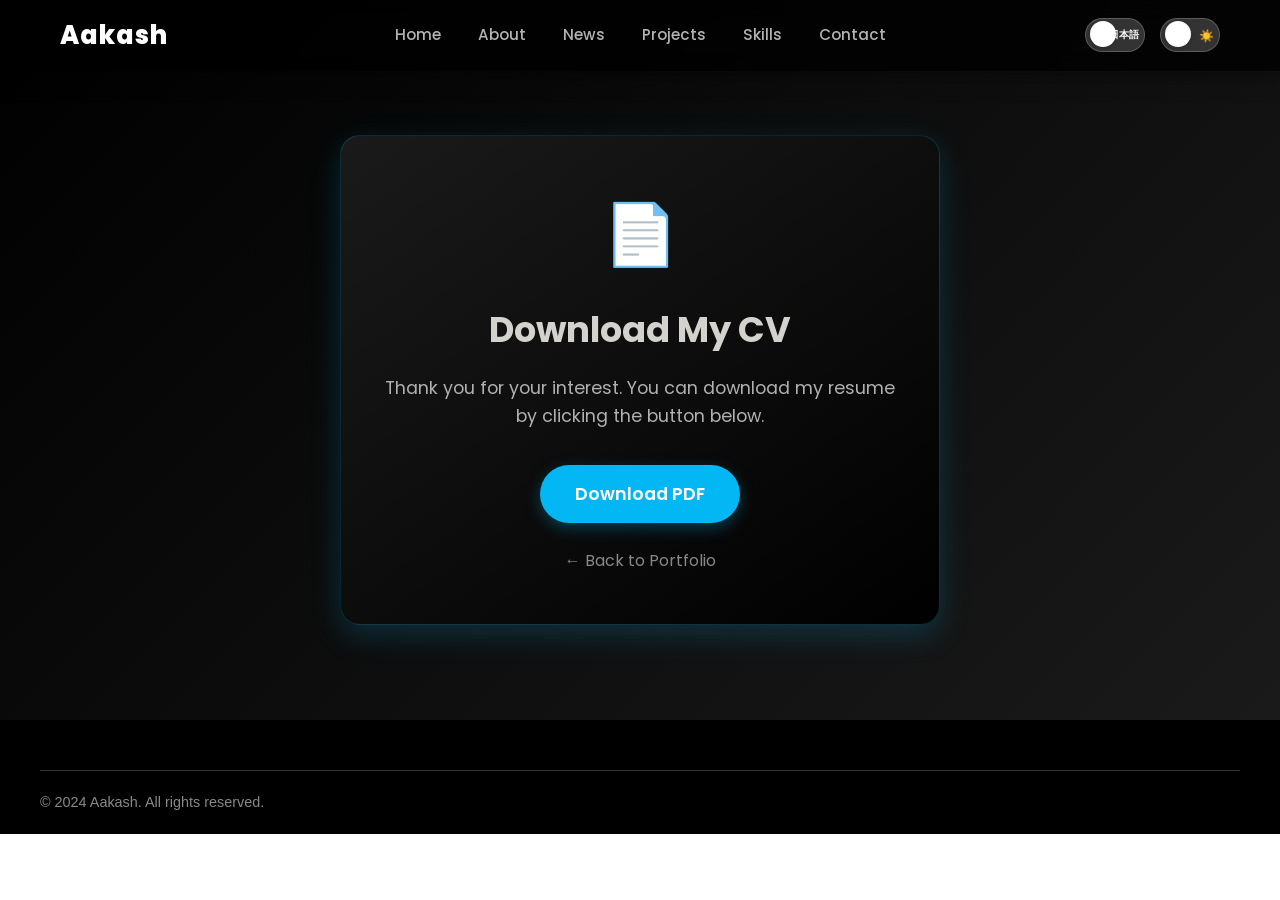
<file: download-cv.html>
<!DOCTYPE html>
<html lang="ja">
<head>
    <meta charset="UTF-8">
    <meta name="viewport" content="width=device-width, initial-scale=1.0">
    <title>CV Download | Aakash Portfolio</title>
    <link rel="stylesheet" href="css/style.css">
    <link rel="stylesheet" href="css/responsive.css">
    <link href="https://fonts.googleapis.com/css2?family=Poppins:wght@400;500;600;700&display=swap" rel="stylesheet">
    <style>
        .cv-section {
            padding: 120px 20px 80px;
            background: linear-gradient(135deg, #000000 0%, #1a1a1a 100%);
            min-height: 80vh;
            display: flex;
            align-items: center;
            justify-content: center;
        }
        .cv-container {
            max-width: 600px;
            width: 100%;
            background: linear-gradient(145deg, #1a1a1a, #000000);
            padding: 50px 40px;
            border-radius: 20px;
            box-shadow: 0 10px 30px rgba(2, 183, 243, 0.2);
            border: 1px solid rgba(2, 183, 243, 0.2);
            text-align: center;
        }
        .cv-icon {
            font-size: 60px;
            margin-bottom: 20px;
            display: inline-block;
        }
        .cv-title {
            font-size: 2.2rem;
            color: #d4d2cd;
            margin-bottom: 15px;
        }
        .cv-description {
            color: #b0b0b0;
            font-size: 1.1rem;
            margin-bottom: 35px;
            line-height: 1.6;
        }
        .download-btn {
            display: inline-flex;
            align-items: center;
            gap: 12px;
            padding: 15px 35px;
            background: #02b7f3;
            color: white;
            text-decoration: none;
            border-radius: 35px;
            font-weight: 600;
            font-size: 1.1rem;
            transition: all 0.3s ease;
            box-shadow: 0 5px 15px rgba(2, 183, 243, 0.3);
        }
        .download-btn:hover {
            background: #0099d6;
            transform: translateY(-3px);
            box-shadow: 0 8px 20px rgba(2, 183, 243, 0.4);
        }
        .back-link {
            display: block;
            margin-top: 25px;
            color: #888;
            text-decoration: none;
            transition: color 0.3s ease;
        }
        .back-link:hover {
            color: #02b7f3;
        }
        
        /* Light Theme Support */
        body.light-theme .cv-section {
            background: #ffffff;
        }
        body.light-theme .cv-container {
            background: #f8f9fa;
            border: 1px solid #e0e0e0;
            box-shadow: 0 10px 30px rgba(0,0,0,0.05);
        }
        body.light-theme .cv-title {
            color: #111;
        }
        body.light-theme .cv-description {
            color: #444;
        }
    </style>
</head>
<body class="lang-en">
    <header id="top">
        <div class="logo-container">
            <h2><a href="index.html" class="logotext">Aakash</a></h2>
        </div>
        <nav>
            <a href="index.html"><span data-lang="en">Home</span><span data-lang="ja">ホーム</span></a>
            <a href="index.html#about"><span data-lang="en">About</span><span data-lang="ja">自己紹介</span></a>
            <a href="index.html#news"><span data-lang="en">News</span><span data-lang="ja">ニュース</span></a>
            <a href="index.html#projects"><span data-lang="en">Projects</span><span data-lang="ja">プロジェクト</span></a>
            <a href="index.html#skills"><span data-lang="en">Skills</span><span data-lang="ja">スキル</span></a>
            <a href="index.html#contact"><span data-lang="en">Contact</span><span data-lang="ja">お問い合わせ</span></a>
        </nav>
        <div class="header-controls">
            <label class="lang-switch" for="langCheckbox">
                <input type="checkbox" id="langCheckbox" />
                <div class="slider">
                    <span class="en icon">EN</span>
                    <span class="jp icon">日本語</span>
                </div>
            </label>
            <label class="theme-switch" for="checkbox">
                <input type="checkbox" id="checkbox" />
                <div class="slider">
                    <span class="icon">🌙</span>
                    <span class="icon">☀️</span>
                </div>
            </label>
        </div>
    </header>

    <main>
        <section class="cv-section">
            <div class="cv-container">
                <div class="cv-icon">📄</div>
                <h1 class="cv-title">
                    <span data-lang="en">Download My CV</span>
                    <span data-lang="ja">履歴書をダウンロード</span>
                </h1>
                <p class="cv-description">
                    <span data-lang="en">Thank you for your interest. You can download my resume by clicking the button below.</span>
                    <span data-lang="ja">ご興味をお持ちいただきありがとうございます。下のボタンをクリックして履歴書をダウンロードできます。</span>
                </p>
                
                <a href="履歴書.pdf" download class="download-btn">
                    <span data-lang="en">Download PDF</span>
                    <span data-lang="ja">PDFをダウンロード</span>
                </a>

                <a href="index.html" class="back-link">
                    <span data-lang="en">← Back to Portfolio</span>
                    <span data-lang="ja">← ポートフォリオに戻る</span>
                </a>
            </div>
        </section>
    </main>

    <footer class="footer">
        <div class="footer-bottom">
            <p class="copyright">© 2024 Aakash. All rights reserved.</p>
        </div>
    </footer>

    <script>
        // Theme Toggle
        const toggleSwitch = document.querySelector('.theme-switch input[type="checkbox"]');
        const currentTheme = localStorage.getItem('theme');
        if (currentTheme) {
            document.body.classList.add(currentTheme);
            if (currentTheme === 'light-theme') toggleSwitch.checked = true;
        }
        toggleSwitch.addEventListener('change', (e) => {
            if (e.target.checked) {
                document.body.classList.add('light-theme');
                localStorage.setItem('theme', 'light-theme');
            } else {
                document.body.classList.remove('light-theme');
                localStorage.setItem('theme', 'dark-theme');
            }    
        });

        // Language Toggle
        const langCheckbox = document.getElementById('langCheckbox');
        const savedLang = localStorage.getItem('language') || 'en';
        if (savedLang === 'ja') {
            document.body.classList.add('lang-ja');
            langCheckbox.checked = true;
        }
        langCheckbox.addEventListener('change', function() {
            if (this.checked) {
                document.body.classList.add('lang-ja');
                localStorage.setItem('language', 'ja');
            } else {
                document.body.classList.remove('lang-ja');
                localStorage.setItem('language', 'en');
            }
        });
    </script>
</body>
</html>
</file>
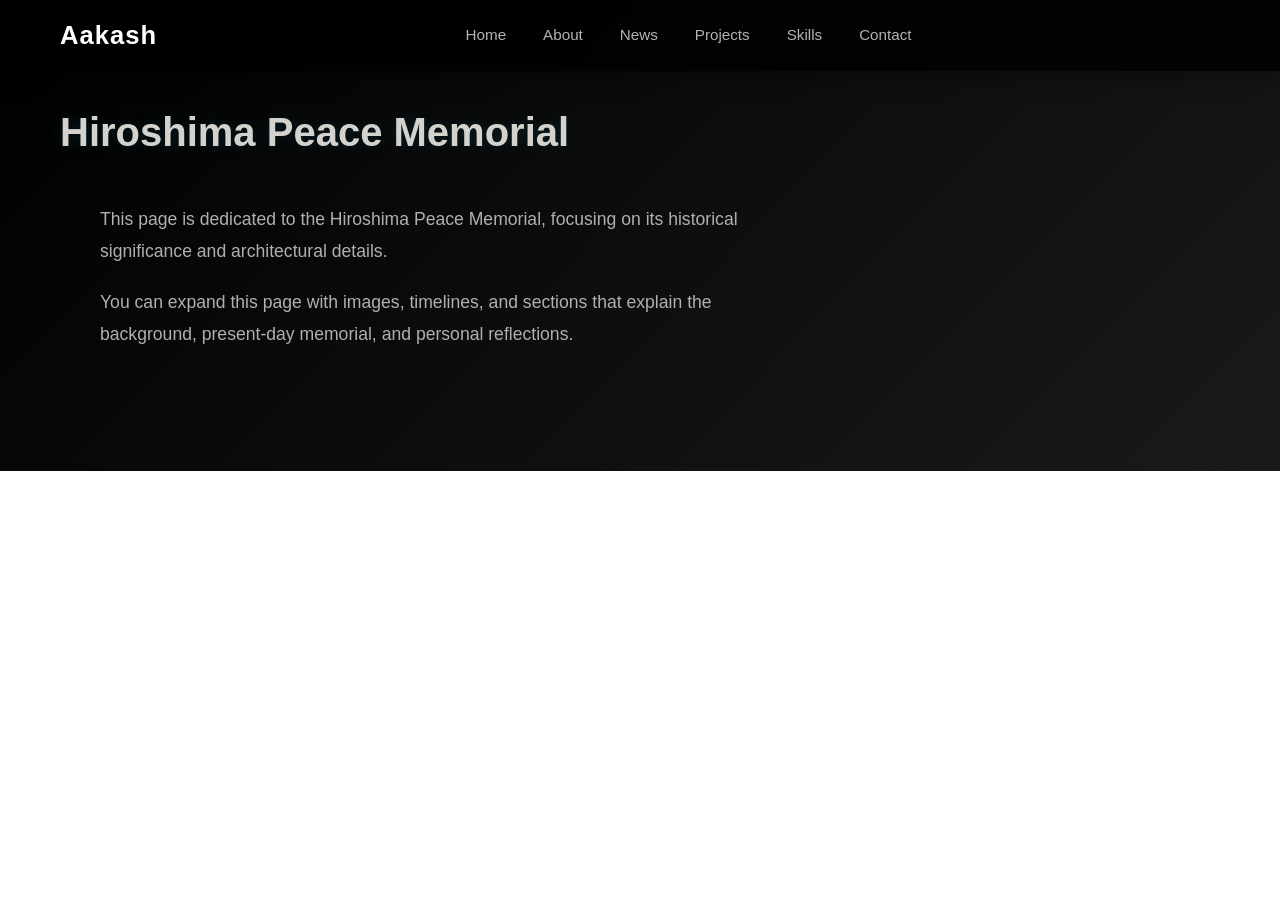
<file: hiroshima-peace-memorial.html>
<!DOCTYPE html>
<html lang="en">
  <head>
    <meta charset="UTF-8" />
    <meta name="viewport" content="width=device-width, initial-scale=1.0" />
    <meta name="description" content="Hiroshima Peace Memorial Project">
    <link rel="stylesheet" href="css/style.css" />
    <link rel="stylesheet" href="css/responsive.css" />
    <title>Hiroshima Peace Memorial</title>
  </head>
  <body>
    <header id="top">
      <h2><a href="index.html" class="logotext">Aakash</a></h2>
      <nav>
        <a href="index.html"><span>Home</span></a>
        <a href="index.html#about"><span>About</span></a>
        <a href="index.html#news"><span>News</span></a>
        <a href="index.html#projects"><span>Projects</span></a>
        <a href="index.html#skills"><span>Skills</span></a>
        <a href="index.html#contact"><span>Contact</span></a>
      </nav>
    </header>

    <main>
      <section class="about-section">
        <h2 class="section-title">Hiroshima Peace Memorial</h2>
        <div class="about-content">
          <div class="about-text">
            <p class="about-details">
              This page is dedicated to the Hiroshima Peace Memorial, focusing on its
              historical significance and architectural details.
            </p>
            <p class="about-details">
              You can expand this page with images, timelines, and sections that explain
              the background, present-day memorial, and personal reflections.
            </p>
          </div>
        </div>
      </section>
    </main>
  </body>
  </html>
</file>
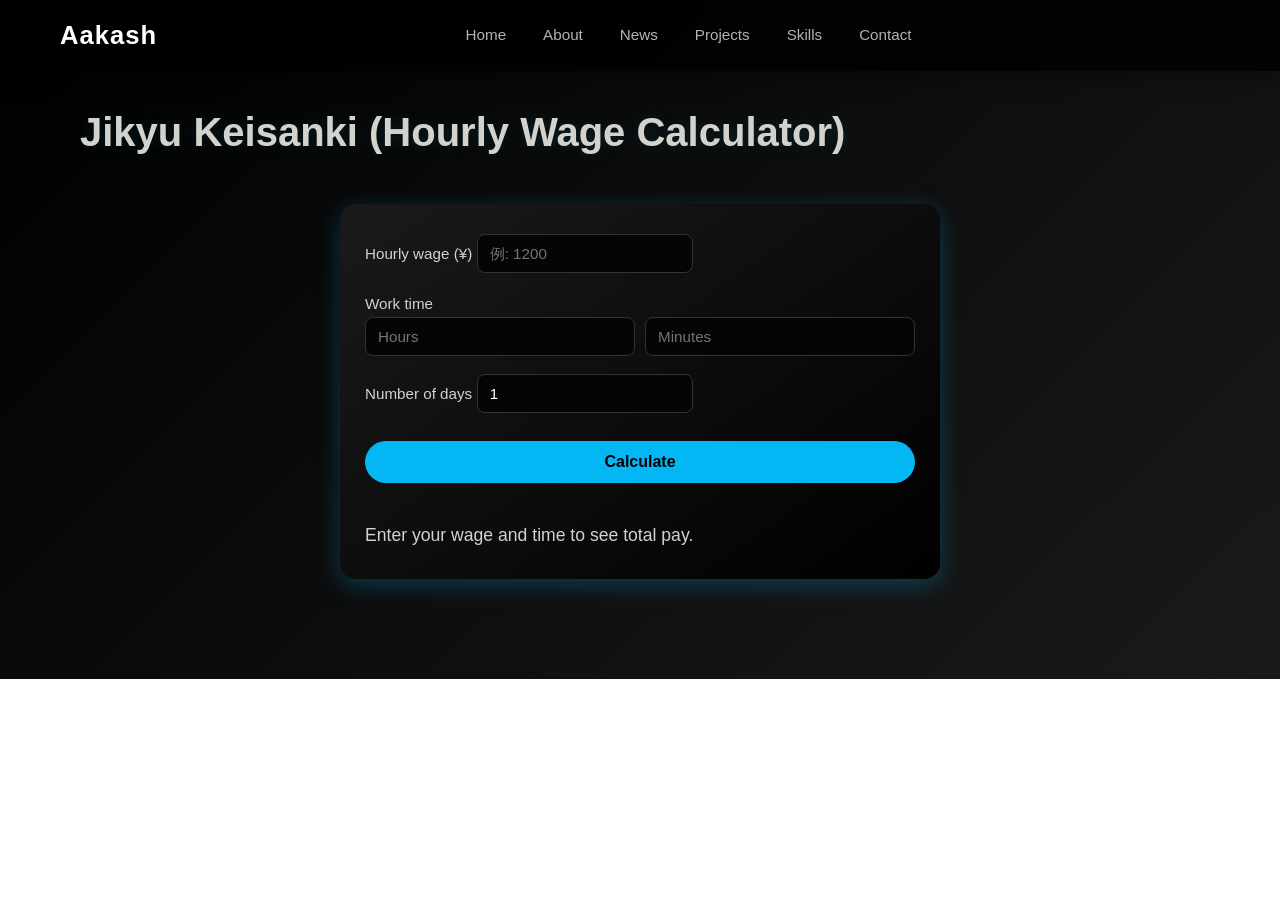
<file: jikyu-keisanki.html>
<!DOCTYPE html>
<html lang="en">
  <head>
    <meta charset="UTF-8" />
    <meta name="viewport" content="width=device-width, initial-scale=1.0" />
    <meta name="description" content="Jikyu Keisanki - Hourly Wage Calculator">
    <link rel="stylesheet" href="css/style.css" />
    <link rel="stylesheet" href="css/responsive.css" />
    <title>Jikyu Keisanki | Hourly Wage Calculator</title>
    <style>
      .calculator-section {
        padding: 100px 20px;
        background: linear-gradient(135deg, #000000 0%, #1a1a1a 100%);
      }
      .calculator-container {
        max-width: 600px;
        margin: 0 auto;
        padding: 30px 25px;
        border-radius: 16px;
        background: linear-gradient(145deg, #1a1a1a, #000000);
        box-shadow: 0 6px 24px rgba(2, 183, 243, 0.28);
      }
      .calculator-grid {
        display: grid;
        gap: 18px;
      }
      .calc-label {
        font-size: 0.95rem;
        color: #d4d2cd;
      }
      .calc-input-group {
        display: flex;
        gap: 10px;
      }
      .calc-input,
      .calc-select {
        flex: 1;
        padding: 10px 12px;
        border-radius: 8px;
        border: 1px solid #333;
        background: #050505;
        color: #ffffff;
        font-size: 0.95rem;
        outline: none;
      }
      .calc-input:focus,
      .calc-select:focus {
        border-color: #02b7f3;
      }
      .calc-button {
        margin-top: 10px;
        padding: 12px 18px;
        border-radius: 999px;
        border: none;
        background: #02b7f3;
        color: #000000;
        font-weight: 600;
        cursor: pointer;
        font-size: 1rem;
        transition: background 0.25s ease, transform 0.25s ease;
      }
      .calc-button:hover {
        background: #0099d6;
        transform: translateY(-2px);
      }
      .calc-result {
        margin-top: 20px;
        font-size: 1.1rem;
        color: #d4d2cd;
      }
      .calc-result strong {
        color: #02b7f3;
      }
      @media (max-width: 600px) {
        .calculator-container {
          padding: 24px 18px;
        }
        .section-title {
          font-size: 1.8rem;
          padding-left: 20px;
        }
        .section-title::after {
          left: 20px;
        }
        .calc-input-group {
          flex-direction: column;
        }
        .calc-label {
          font-size: 0.9rem;
        }
      }
      @media (max-width: 480px) {
        .calculator-section {
          padding: 60px 15px;
        }
        .calc-button {
          width: 100%;
          padding: 14px;
        }
      }
    </style>
  </head>
  <body>
    <header id="top">
      <h2><a href="index.html" class="logotext">Aakash</a></h2>
      <nav>
        <a href="index.html"><span>Home</span></a>
        <a href="index.html#about"><span>About</span></a>
        <a href="index.html#news"><span>News</span></a>
        <a href="index.html#projects"><span>Projects</span></a>
        <a href="index.html#skills"><span>Skills</span></a>
        <a href="index.html#contact"><span>Contact</span></a>
      </nav>
    </header>

    <main>
      <section class="calculator-section">
        <h2 class="section-title">Jikyu Keisanki (Hourly Wage Calculator)</h2>
        <div class="calculator-container">
          <div class="calculator-grid">
            <div>
              <label class="calc-label" for="hourlyWage">Hourly wage (¥)</label>
              <input id="hourlyWage" type="number" min="0" class="calc-input" placeholder="例: 1200" />
            </div>

            <div>
              <label class="calc-label">Work time</label>
              <div class="calc-input-group">
                <input id="hours" type="number" min="0" class="calc-input" placeholder="Hours" />
                <input id="minutes" type="number" min="0" max="59" class="calc-input" placeholder="Minutes" />
              </div>
            </div>

            <div>
              <label class="calc-label" for="days">Number of days</label>
              <input id="days" type="number" min="1" value="1" class="calc-input" />
            </div>

            <button id="calcBtn" class="calc-button">Calculate</button>

            <div id="result" class="calc-result">
              Enter your wage and time to see total pay.
            </div>
          </div>
        </div>
      </section>
    </main>

    <script>
      (function () {
        const wageInput = document.getElementById('hourlyWage');
        const hoursInput = document.getElementById('hours');
        const minutesInput = document.getElementById('minutes');
        const daysInput = document.getElementById('days');
        const resultEl = document.getElementById('result');
        const btn = document.getElementById('calcBtn');

        function formatYen(value) {
          return value.toLocaleString('ja-JP', { style: 'currency', currency: 'JPY', maximumFractionDigits: 0 });
        }

        btn.addEventListener('click', function () {
          const wage = Number(wageInput.value);
          const hours = Number(hoursInput.value);
          const minutes = Number(minutesInput.value);
          const days = Number(daysInput.value || 1);

          if (!wage || wage <= 0 || hours < 0 || minutes < 0 || minutes >= 60 || days <= 0) {
            resultEl.textContent = 'Please enter a valid wage, time, and number of days.';
            return;
          }

          const totalHoursPerDay = hours + minutes / 60;
          const totalHours = totalHoursPerDay * days;
          const totalPay = Math.round(totalHours * wage);

          resultEl.innerHTML =
            'Total time: <strong>' +
            totalHours.toFixed(2) +
            ' h</strong><br/>Total pay: <strong>' +
            formatYen(totalPay) +
            '</strong>';
        });
      })();
    </script>
  </body>
</html>
</file>
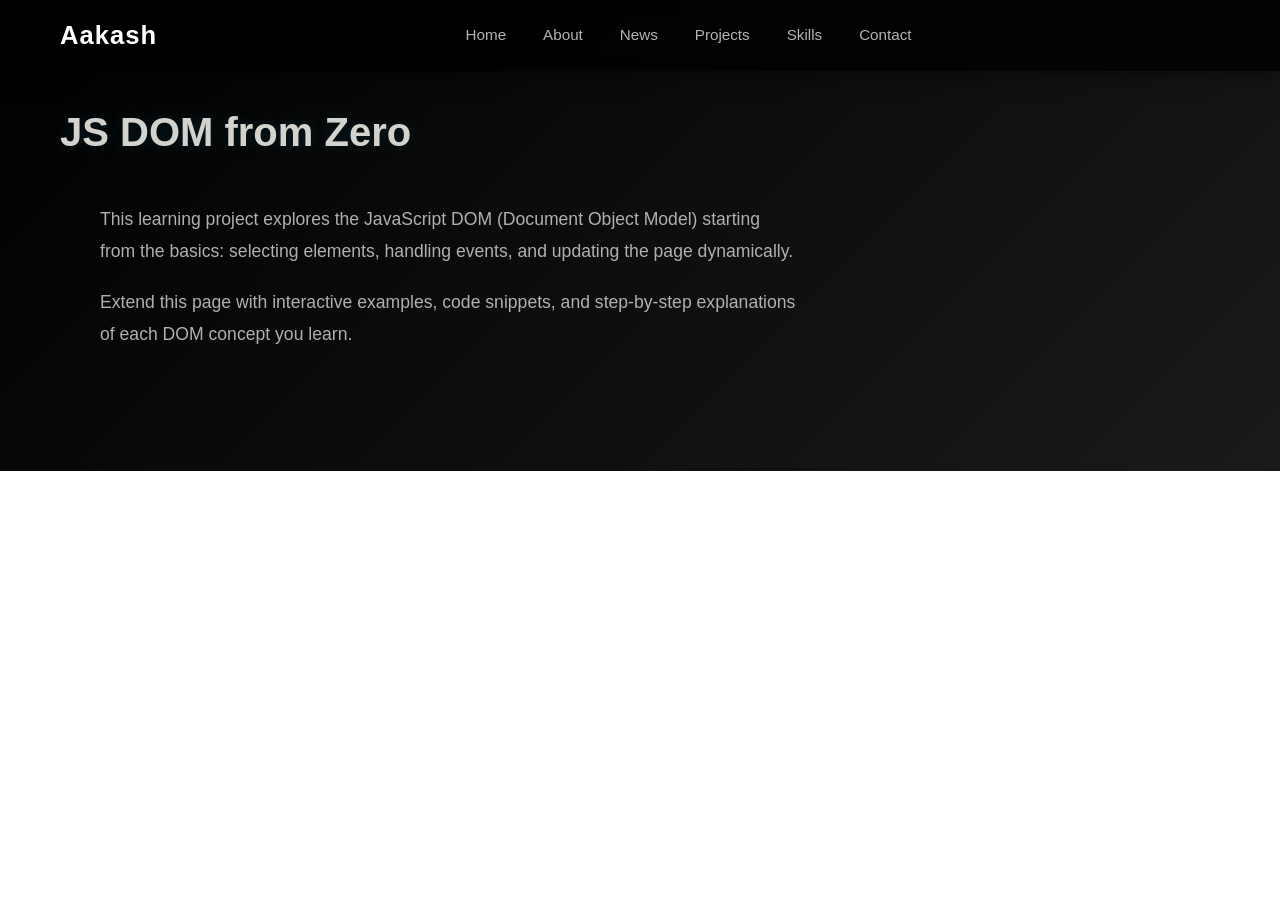
<file: js-dom-from-zero.html>
<!DOCTYPE html>
<html lang="en">
  <head>
    <meta charset="UTF-8" />
    <meta name="viewport" content="width=device-width, initial-scale=1.0" />
    <meta name="description" content="JS DOM from Zero Project">
    <link rel="stylesheet" href="css/style.css" />
    <link rel="stylesheet" href="css/responsive.css" />
    <title>JS DOM from Zero</title>
  </head>
  <body>
    <header id="top">
      <h2><a href="index.html" class="logotext">Aakash</a></h2>
      <nav>
        <a href="index.html"><span>Home</span></a>
        <a href="index.html#about"><span>About</span></a>
        <a href="index.html#news"><span>News</span></a>
        <a href="index.html#projects"><span>Projects</span></a>
        <a href="index.html#skills"><span>Skills</span></a>
        <a href="index.html#contact"><span>Contact</span></a>
      </nav>
    </header>

    <main>
      <section class="about-section">
        <h2 class="section-title">JS DOM from Zero</h2>
        <div class="about-content">
          <div class="about-text">
            <p class="about-details">
              This learning project explores the JavaScript DOM (Document Object Model)
              starting from the basics: selecting elements, handling events, and updating
              the page dynamically.
            </p>
            <p class="about-details">
              Extend this page with interactive examples, code snippets, and step-by-step
              explanations of each DOM concept you learn.
            </p>
          </div>
        </div>
      </section>
    </main>
  </body>
  </html>
</file>
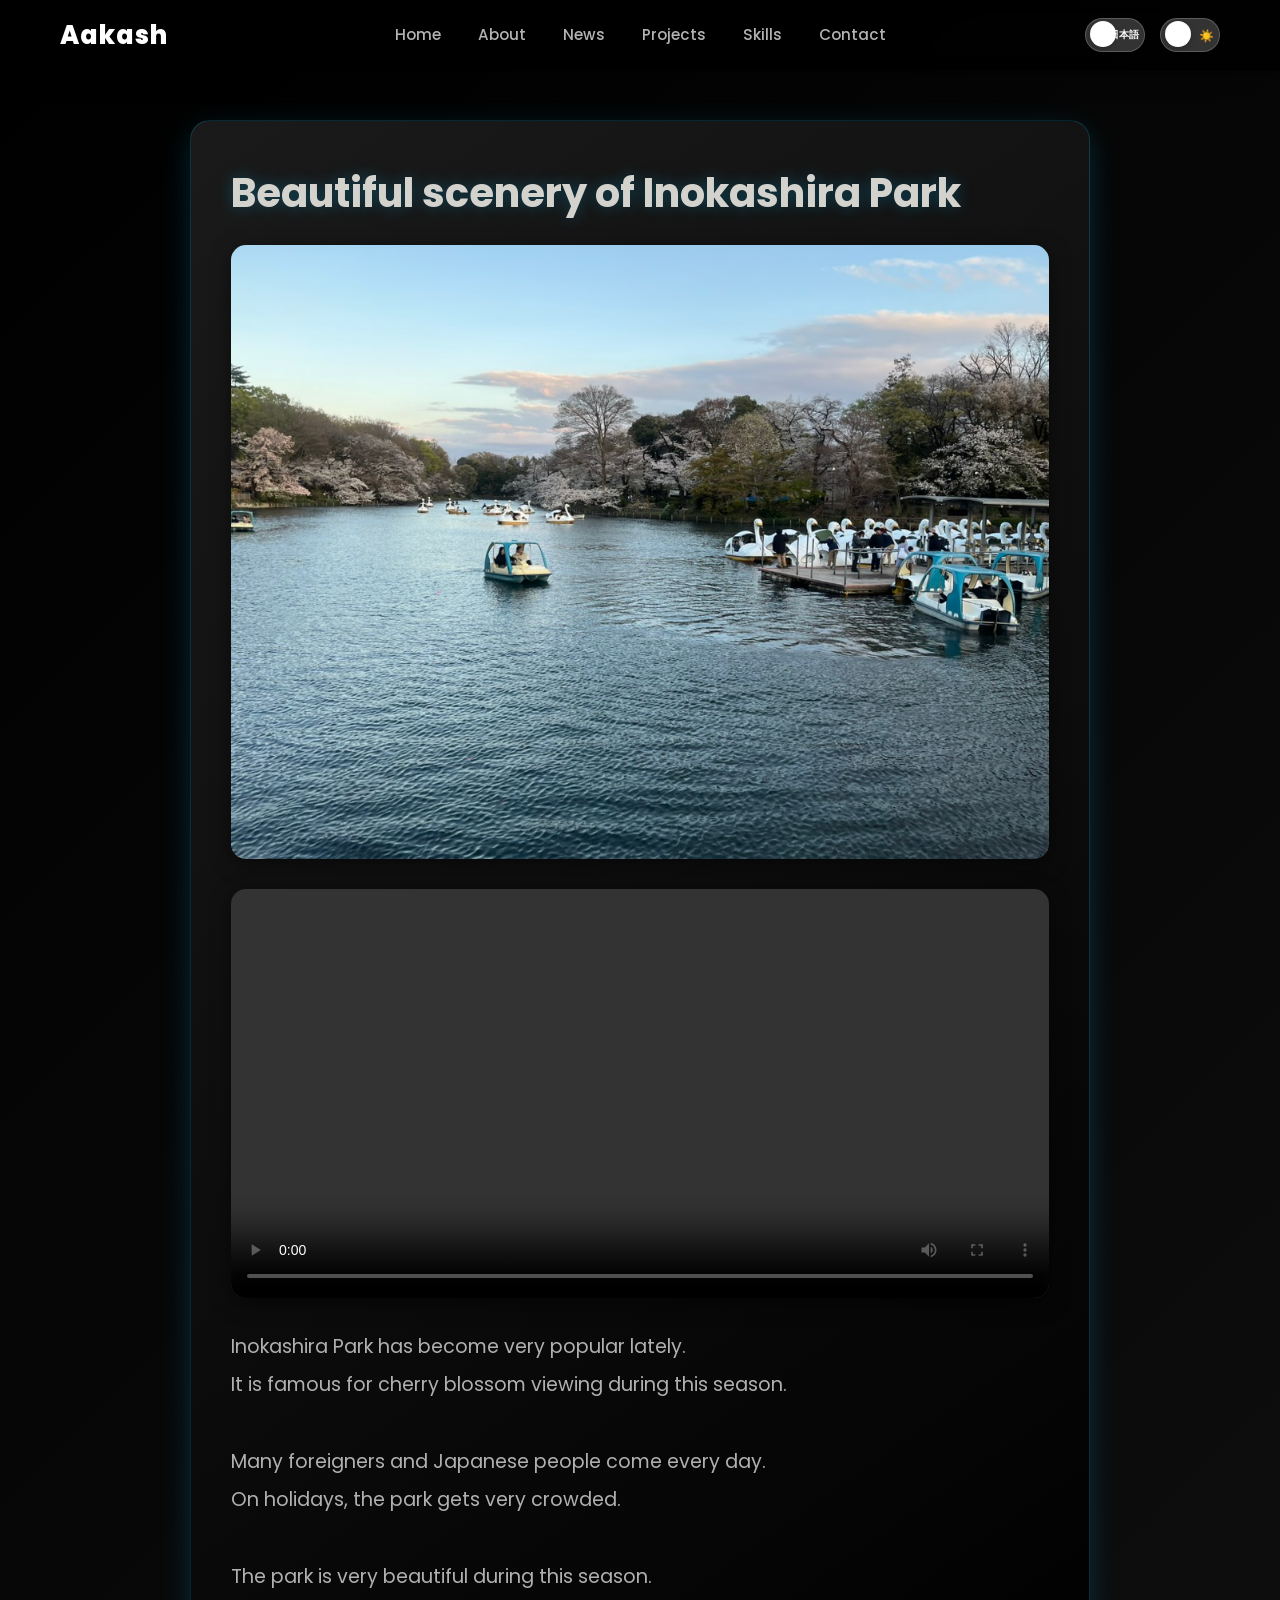
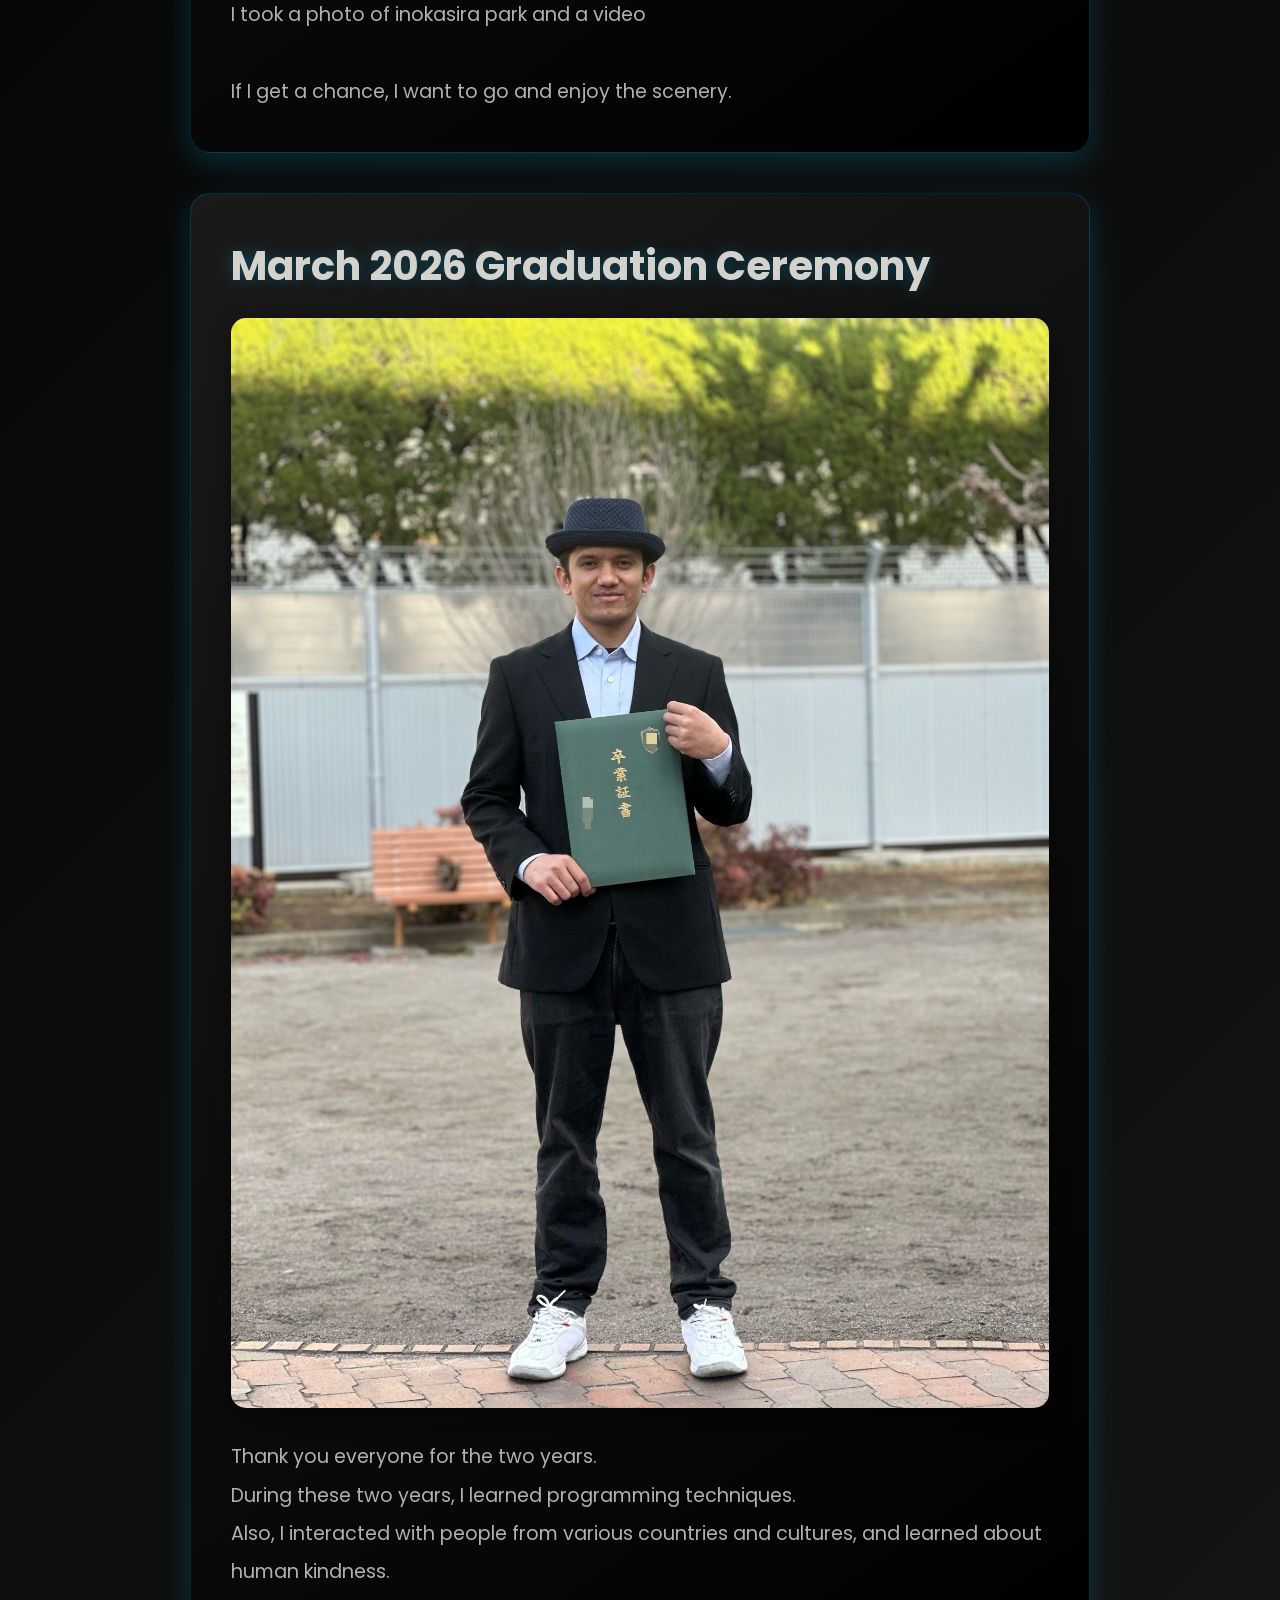
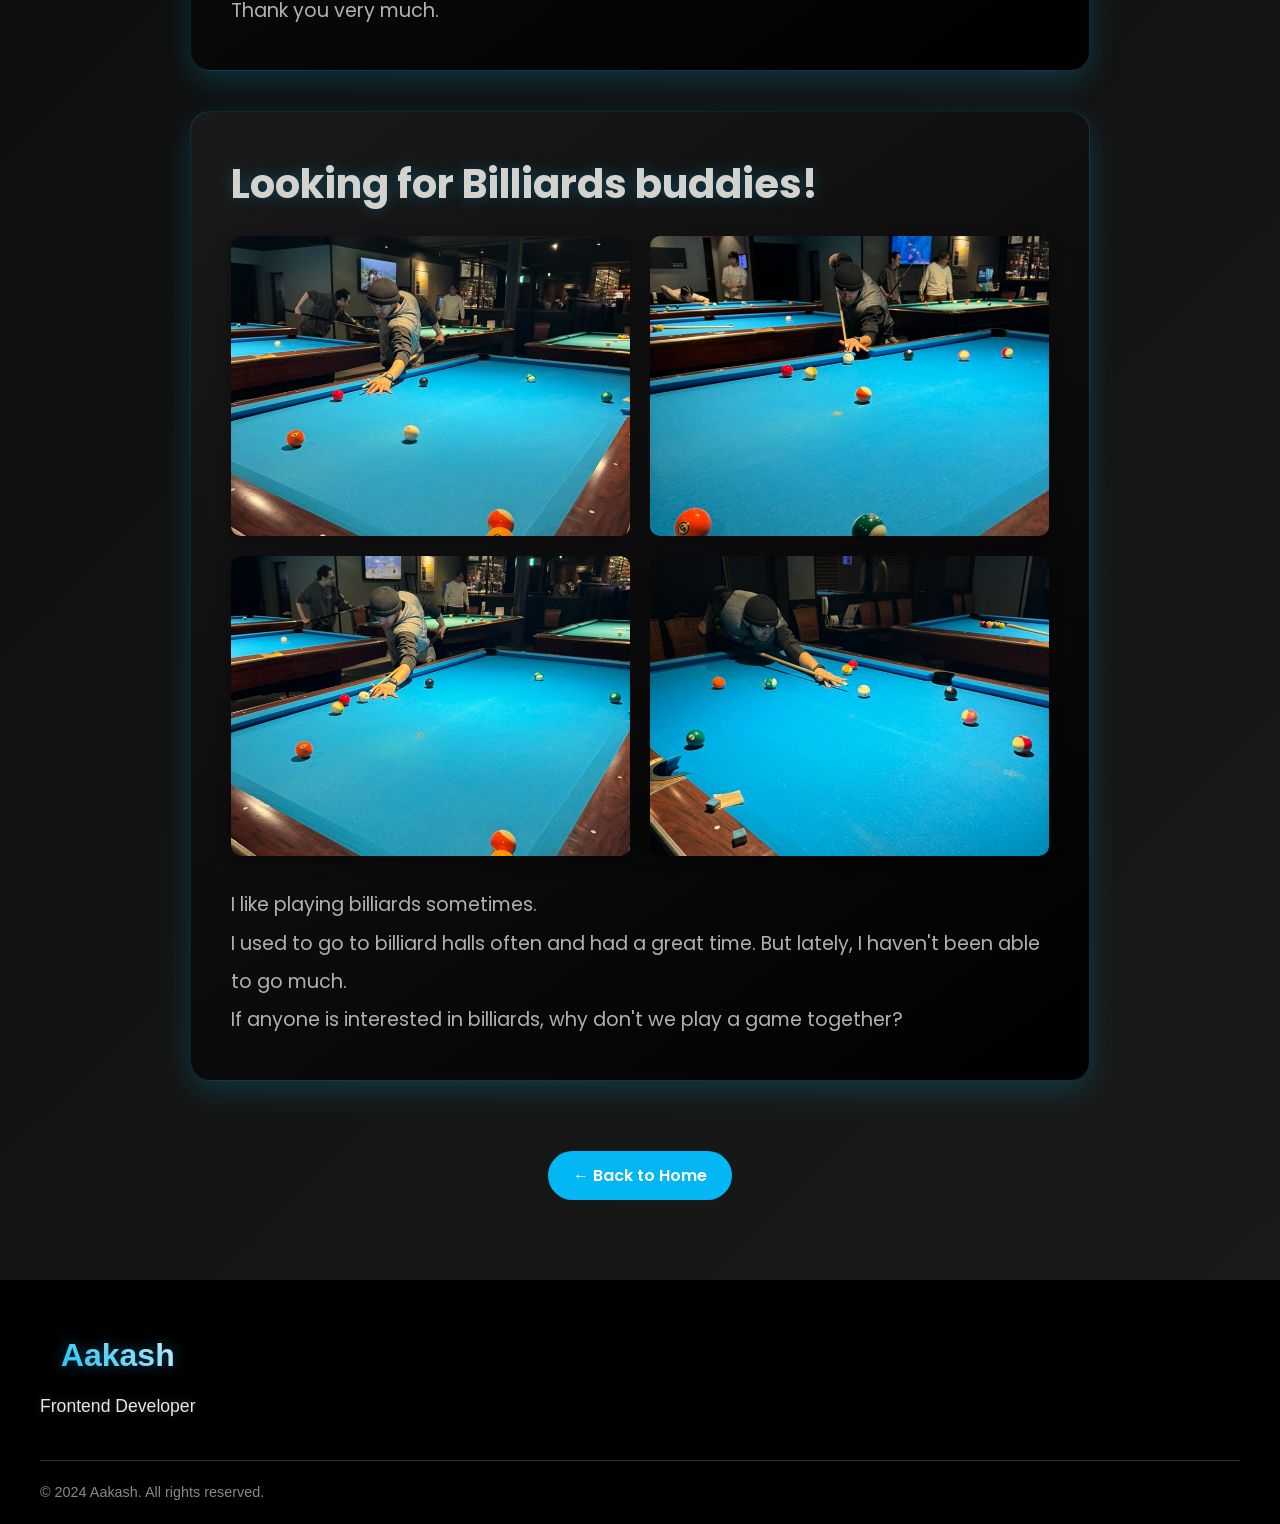
<file: news.html>
<!DOCTYPE html>
<html lang="ja">
  <head>
    <meta charset="UTF-8" />
    <meta name="viewport" content="width=device-width, initial-scale=1.0" />
    <meta name="description" content="News - Aakash Portfolio">
    <link rel="icon" type="image/png" href="images/Icon/A.png" sizes="64x64">
    <link rel="stylesheet" href="css/style.css" />
    <link rel="stylesheet" href="css/responsive.css" />
    <link href="https://fonts.googleapis.com/css2?family=Poppins:wght@400;500;600;700&display=swap" rel="stylesheet">
    <title>News | Aakash Portfolio</title>
    <style>
      .news-detail-section {
        padding: 120px 20px 80px;
        background: linear-gradient(135deg, #000000 0%, #1a1a1a 100%);
        min-height: 80vh;
      }
      .news-detail-container {
        max-width: 900px;
        margin: 0 auto 40px;
        background: linear-gradient(145deg, #1a1a1a, #000000);
        padding: 40px;
        border-radius: 20px;
        box-shadow: 0 10px 30px rgba(2, 183, 243, 0.2);
        border: 1px solid rgba(2, 183, 243, 0.2);
        scroll-margin-top: 100px;
      }
      .news-media-content {
        width: 100%;
        height: auto;
        max-height: none;
        object-fit: contain;
        border-radius: 15px;
        margin-bottom: 30px;
        box-shadow: 0 5px 20px rgba(0,0,0,0.5);
        display: block;
      }
      .news-detail-title {
        font-size: 2.5rem;
        color: #d4d2cd;
        margin-bottom: 20px;
        text-shadow: 0 0 15px rgba(2, 183, 243, 0.3);
      }
      .news-detail-content {
        font-size: 1.2rem;
        line-height: 2;
        color: #b0b0b0;
      }
      .back-btn {
        display: inline-block;
        margin-top: 30px;
        padding: 12px 25px;
        background: #02b7f3;
        color: white;
        text-decoration: none;
        border-radius: 30px;
        font-weight: 600;
        transition: all 0.3s ease;
      }
      .back-btn:hover {
        background: #0099d6;
        transform: translateY(-2px);
      }
      .billiards-gallery {
        display: grid;
        grid-template-columns: repeat(2, 1fr);
        gap: 20px;
        margin-bottom: 30px;
      }
      .billiards-gallery img {
        width: 100%;
        height: 300px;
        object-fit: cover;
        border-radius: 10px;
        box-shadow: 0 5px 15px rgba(0,0,0,0.4);
        transition: transform 0.3s ease;
      }
      .billiards-gallery img:hover {
        transform: scale(1.02);
      }
      @media (max-width: 768px) {
        .news-detail-title {
          font-size: 1.8rem;
        }
        .news-detail-container {
          padding: 25px;
        }
        .billiards-gallery {
          grid-template-columns: 1fr;
        }
      }
    </style>
  </head>
  <body class="lang-en">
    <header id="top">
      <div class="logo-container">
        <h2><a href="index.html" class="logotext">Aakash</a></h2>
      </div>
      
      <nav>
        <a href="index.html"><span data-lang="en">Home</span><span data-lang="ja">ホーム</span></a>
        <a href="index.html#about"><span data-lang="en">About</span><span data-lang="ja">自己紹介</span></a>
        <a href="index.html#news"><span data-lang="en">News</span><span data-lang="ja">ニュース</span></a>
        <a href="index.html#projects"><span data-lang="en">Projects</span><span data-lang="ja">プロジェクト</span></a>
        <a href="index.html#skills"><span data-lang="en">Skills</span><span data-lang="ja">スキル</span></a>
        <a href="index.html#contact"><span data-lang="en">Contact</span><span data-lang="ja">お問い合わせ</span></a>
      </nav>

      <div class="header-controls">
        <!-- Language Toggle -->
        <label class="lang-switch" for="langCheckbox">
          <input type="checkbox" id="langCheckbox" />
          <div class="slider">
            <span class="en icon">EN</span>
            <span class="jp icon">日本語</span>
          </div>
        </label>

        <!-- Theme Toggle -->
        <label class="theme-switch" for="checkbox">
          <input type="checkbox" id="checkbox" />
          <div class="slider">
            <span class="icon">🌙</span>
            <span class="icon">☀️</span>
          </div>
        </label>
      </div>
    </header>

    <main>
      <section class="news-detail-section">
        <!-- Inokashira News -->
        <div class="news-detail-container" id="inokashira">
          <h1 class="news-detail-title"><span data-lang="en">Beautiful scenery of Inokashira Park</span><span data-lang="ja">井の頭恩賜公園の美しい景色</span></h1>
          <img src="images/inokasira.jpeg" alt="井の頭恩賜公園" class="news-media-content">
          <video controls playsinline class="news-media-content">
            <source src="images/inokasira.mp4" type="video/mp4">
            <source src="images/inokasira.mp4" type="video/quicktime">
            お使いのブラウザは動画タグをサポートしていません。
          </video>
          <div class="news-detail-content">
            <div data-lang="en">
              <p>
                Inokashira Park has become very popular lately.<br>
                It is famous for cherry blossom viewing during this season.<br>
                <br>
                Many foreigners and Japanese people come every day.<br>
                On holidays, the park gets very crowded.<br>
                <br>
                The park is very beautiful during this season.<br>
                I took a photo of inokasira park and a video <br>
                <br>
                If I get a chance, I want to go and enjoy the scenery.
              </p>
            </div>
            <div data-lang="ja">
              <p>
                井の頭恩賜公園は、最近とても人気があります。<br>
                今の季節は、花見で有名です。<br>
                <br>
                外国人や日本人が、毎日たくさん来ます。<br>
                休みの日は、公園は人がいっぱいになります。<br>
                <br>
                この季節の公園は、とてもきれいです。<br>
        
                <br>
                もしチャンスがあれば、行って景色を楽しみたいです。
              </p>
            </div>
          </div>
        </div>

        <!-- Graduation News -->
        <div class="news-detail-container" id="graduation">
          <h1 class="news-detail-title"><span data-lang="en">March 2026 Graduation Ceremony</span><span data-lang="ja">２０２６年３月 卒業式</span></h1>
          <img src="images/IMG_0469.jpeg" alt="Graduation Ceremony 2026" class="news-media-content">
          <div class="news-detail-content">
            <div data-lang="en">
              <p>
                Thank you everyone for the two years.<br>
                During these two years, I learned programming techniques.<br>
                Also, I interacted with people from various countries and cultures, and learned about human kindness.<br>
                Thank you very much.
              </p>
            </div>
            <div data-lang="ja">
              <p>
                2年間、皆様お疲れ様でした。<br>
                この2年間で、プログラミングの技術（ぎじゅつ）を学びました。<br>
                また、いろいろな国の人たちと文化（ぶんか）のやり取りをして、人の優（やさ）しさを学びました。<br>
                本当にありがとうございました。
              </p>
            </div>
          </div>
        </div>

        <!-- Billiards News -->
        <div class="news-detail-container" id="billiards">
          <h1 class="news-detail-title"><span data-lang="en">Looking for Billiards buddies!</span><span data-lang="ja">ビリヤード仲間、募集します！</span></h1>
          <div class="billiards-gallery">
            <img src="images/pool1.jpeg" alt="Billiards 1">
            <img src="images/pool2.jpeg" alt="Billiards 2">
            <img src="images/pool3.jpeg" alt="Billiards 3">
            <img src="images/pool4.jpeg" alt="Billiards 4">
          </div>
          <div class="news-detail-content">
            <div data-lang="en">
              <p>
                I like playing billiards sometimes.<br>
                I used to go to billiard halls often and had a great time. But lately, I haven't been able to go much.<br>
                If anyone is interested in billiards, why don't we play a game together?
              </p>
            </div>
            <div data-lang="ja">
              <p>
                私はときどきビリヤードをするのが好きです。<br>
                以前はよくビリヤード場に行って、楽しい時間をすごしていました。でも、最近はあまり行けていません。<br>
                もしビリヤードに興味がある人がいたら、いっしょにゲームをしませんか？
              </p>
            </div>
          </div>
        </div>

        <div style="text-align: center;">
          <a href="index.html#news" class="back-btn"><span data-lang="en">← Back to Home</span><span data-lang="ja">← ホームに戻る</span></a>
        </div>
      </section>
    </main>

    <footer class="footer">
      <div class="footer-content">
        <div class="footer-brand">
          <h3>Aakash</h3>
          <p class="footer-tagline">Frontend Developer</p>
        </div>
      </div>
      <div class="footer-bottom">
        <p class="copyright">© 2024 Aakash. All rights reserved.</p>
      </div>
    </footer>

    <script src="javascript/portfolio.js"></script>
    <script>
      // Theme Toggle
      const toggleSwitch = document.querySelector('.theme-switch input[type="checkbox"]');
      const currentTheme = localStorage.getItem('theme');

      if (currentTheme) {
          document.body.classList.add(currentTheme);
          if (currentTheme === 'light-theme') {
              toggleSwitch.checked = true;
          }
      }

      function switchTheme(e) {
          if (e.target.checked) {
              document.body.classList.add('light-theme');
              localStorage.setItem('theme', 'light-theme');
          } else {
              document.body.classList.remove('light-theme');
              localStorage.setItem('theme', 'dark-theme');
          }    
      }

      toggleSwitch.addEventListener('change', switchTheme, false);

      // Language Toggle
      const langCheckbox = document.getElementById('langCheckbox');
      const savedLang = localStorage.getItem('language') || 'en';

      if (savedLang === 'ja') {
          document.body.classList.add('lang-ja');
          langCheckbox.checked = true;
      }

      langCheckbox.addEventListener('change', function() {
          if (this.checked) {
              document.body.classList.add('lang-ja');
              localStorage.setItem('language', 'ja');
          } else {
              document.body.classList.remove('lang-ja');
              localStorage.setItem('language', 'en');
          }
      });
    </script>
  </body>
</html>
</file>
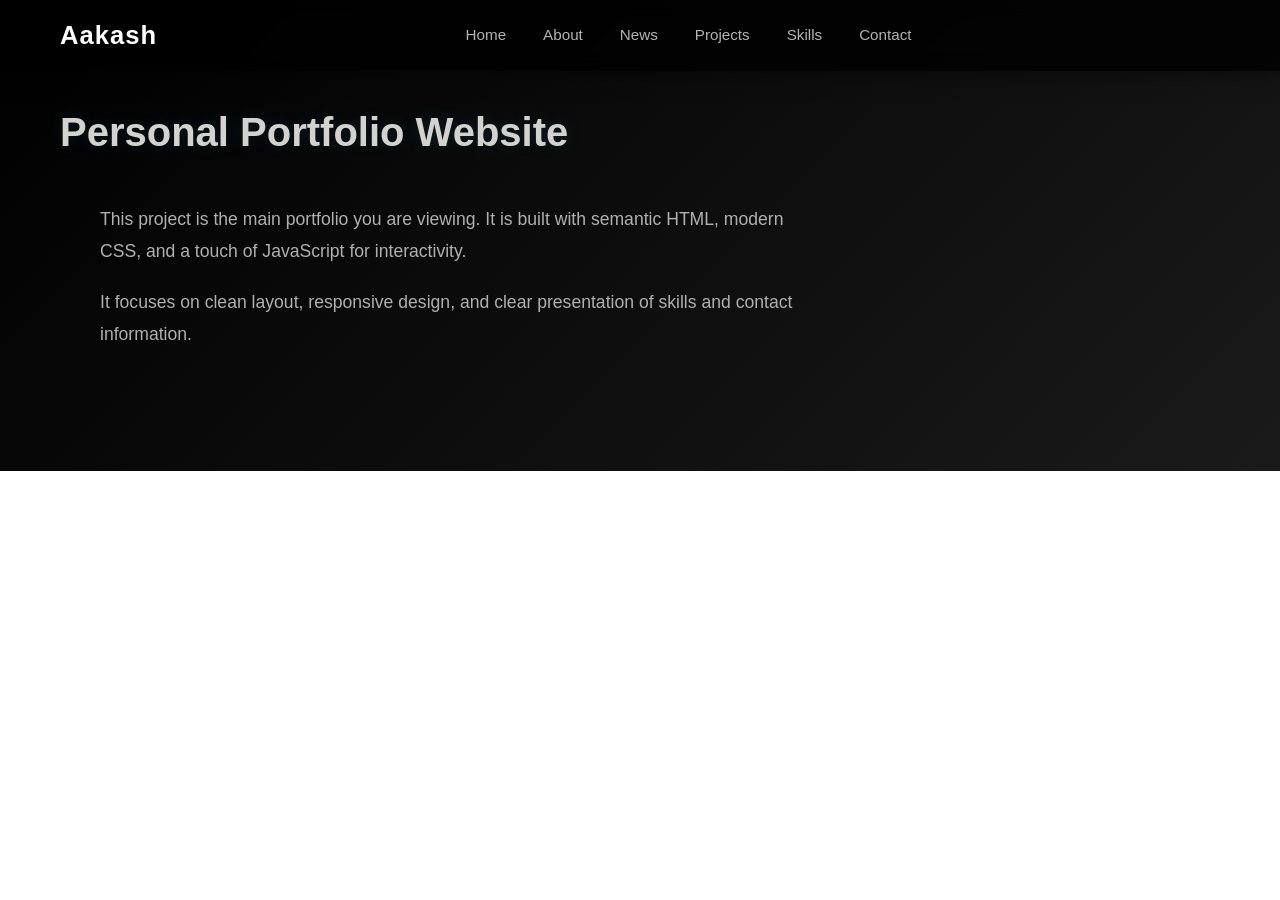
<file: portfolio-project.html>
<!DOCTYPE html>
<html lang="en">
  <head>
    <meta charset="UTF-8" />
    <meta name="viewport" content="width=device-width, initial-scale=1.0" />
    <meta name="description" content="Personal Portfolio Project">
    <link rel="stylesheet" href="css/style.css" />
    <link rel="stylesheet" href="css/responsive.css" />
    <title>Personal Portfolio Website</title>
  </head>
  <body>
    <header id="top">
      <h2><a href="index.html" class="logotext">Aakash</a></h2>
      <nav>
        <a href="index.html"><span>Home</span></a>
        <a href="index.html#about"><span>About</span></a>
        <a href="index.html#news"><span>News</span></a>
        <a href="index.html#projects"><span>Projects</span></a>
        <a href="index.html#skills"><span>Skills</span></a>
        <a href="index.html#contact"><span>Contact</span></a>
      </nav>
    </header>

    <main>
      <section class="about-section">
        <h2 class="section-title">Personal Portfolio Website</h2>
        <div class="about-content">
          <div class="about-text">
            <p class="about-details">
              This project is the main portfolio you are viewing. It is built with
              semantic HTML, modern CSS, and a touch of JavaScript for interactivity.
            </p>
            <p class="about-details">
              It focuses on clean layout, responsive design, and clear presentation of
              skills and contact information.
            </p>
          </div>
        </div>
      </section>
    </main>
  </body>
  </html>
</file>
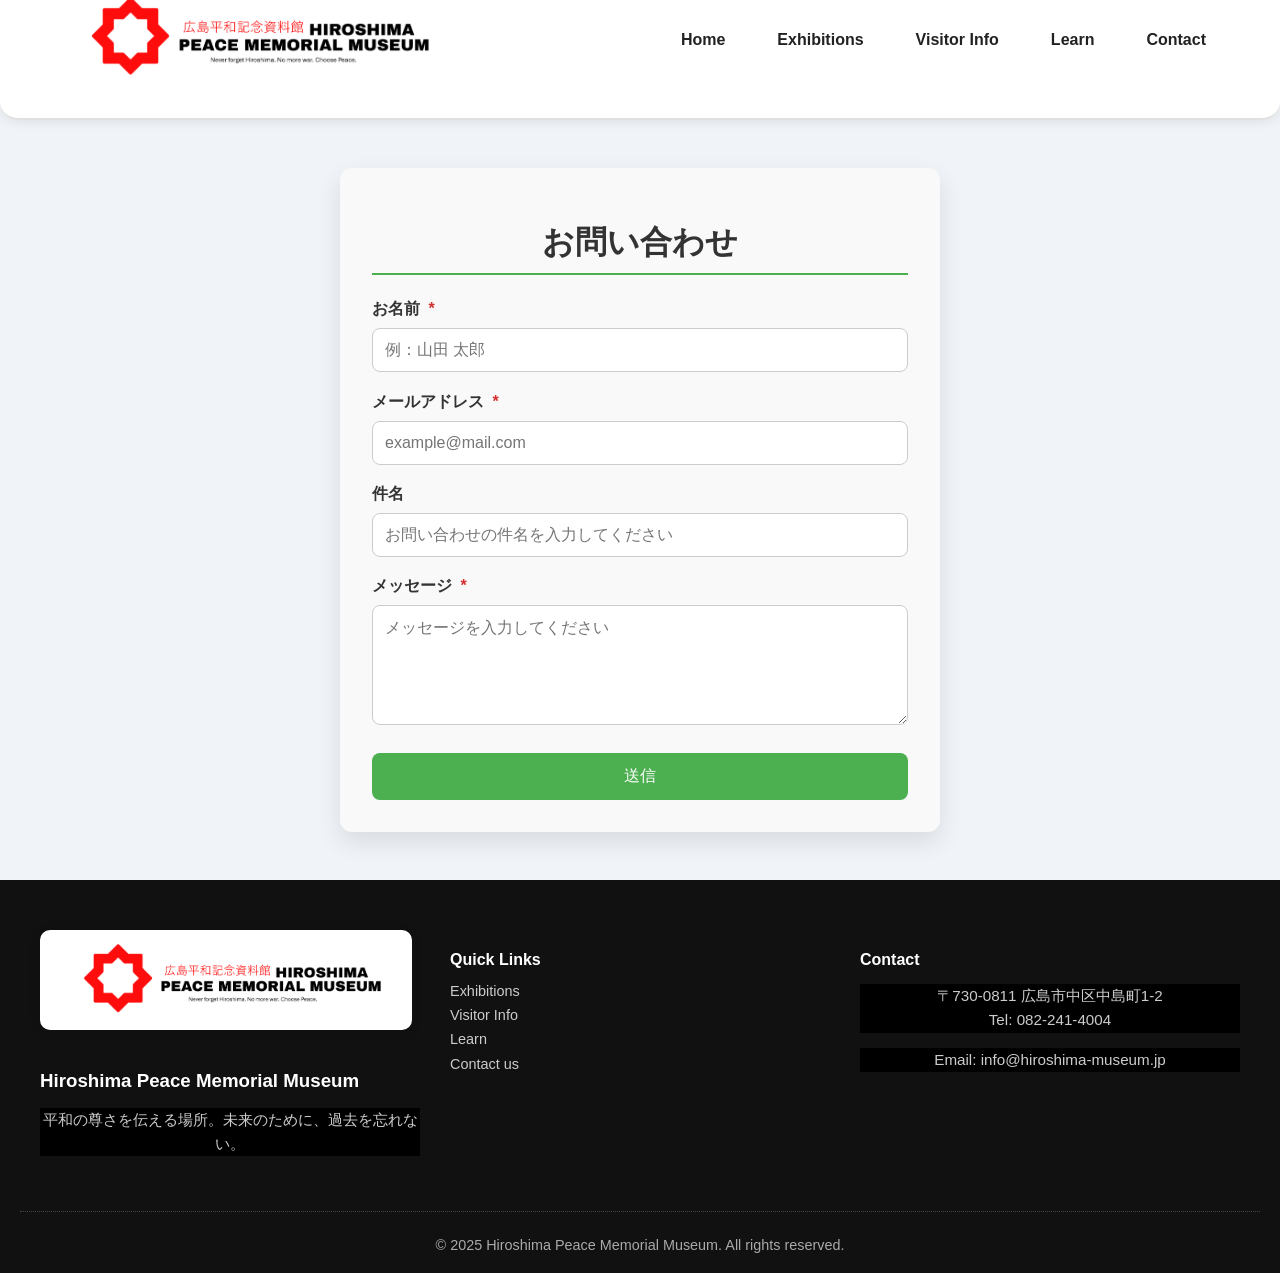
<file: group-seisaku-main/contact.html>
<!DOCTYPE html>
<html lang="en">
<head>
  <meta charset="UTF-8" />
  <meta name="viewport" content="width=device-width, initial-scale=1" />
  <title>Hiroshima Peace Memorial Museum</title>
  <link rel="stylesheet" href="css/style.css"> 
  <script src="js/script.js" defer></script> 
  <link href="https://fonts.googleapis.com/css2?family=Noto+Sans+Bengali&family=Noto+Sans+Devanagari&display=swap" rel="stylesheet" />
</head>
<body>
<header class="site-header">
  <div class="header-inner">
    <a href="index.html" class="logo-wrap">
      <img src="images/logo.PNG" alt="Logo" class="logo">
    </a>

    <button class="hamburger" id="hamburger">
      <span></span>
      <span></span>
      <span></span>
    </button>

    <nav class="nav" id="nav">
      <a href="index.html">Home</a>
      <a href="exhibitions.html">Exhibitions</a>
      <a href="visit.html">Visitor Info</a>
      <a href="learn.html">Learn</a>
      <a href="contact.html">Contact</a>
    </nav>
  </div>
</header>


    <div class="contact-form-container">
      <h1 class="otoiawase">お問い合わせ</h1>
      <form action="#" method="POST">
        <label for="name">お名前 <span class="required" aria-hidden="true">*</span></label>
        <input type="text" id="name" name="name" placeholder="例：山田 太郎" required />
    
        <label for="email">メールアドレス <span class="required" aria-hidden="true">*</span></label>
        <input type="email" id="email" name="email" placeholder="example@mail.com" required />
    
        <label for="subject">件名</label>
        <input type="text" id="subject" name="subject" placeholder="お問い合わせの件名を入力してください" />
    
        <label for="message">メッセージ <span class="required" aria-hidden="true">*</span></label>
        <textarea id="message" name="message" placeholder="メッセージを入力してください" required></textarea>
    
        <button type="submit">送信</button>
      </form>
    </div>

      <footer class="footer">
        <div class="footer-content">
          <div class="footer-left">
            <img src="images/logo.PNG" alt="Museum Logo" class="footer-logo">
            <h3>Hiroshima Peace Memorial Museum</h3>
            <p>平和の尊さを伝える場所。未来のために、過去を忘れない。</p>
          </div>
          <div class="footer-middle">
            <h4>Quick Links</h4>
            <ul>
              <li><a href="exhibitions.html">Exhibitions</a></li>
              <li><a href="visit.html">Visitor Info</a></li>
              <li><a href="learn.html">Learn</a></li>
              <li><a href="contact.html">Contact us</a></li>
            </ul>
          </div>
          <div class="footer-right">
            <h4>Contact</h4>
            <p>〒730-0811 広島市中区中島町1-2<br>Tel: 082-241-4004</p>
            <p>Email: info@hiroshima-museum.jp</p>
          </div>
        </div>
        <div class="footer-bottom">
          &copy; 2025 Hiroshima Peace Memorial Museum. All rights reserved.
        </div>
      </footer>
</body>
</html>
</file>
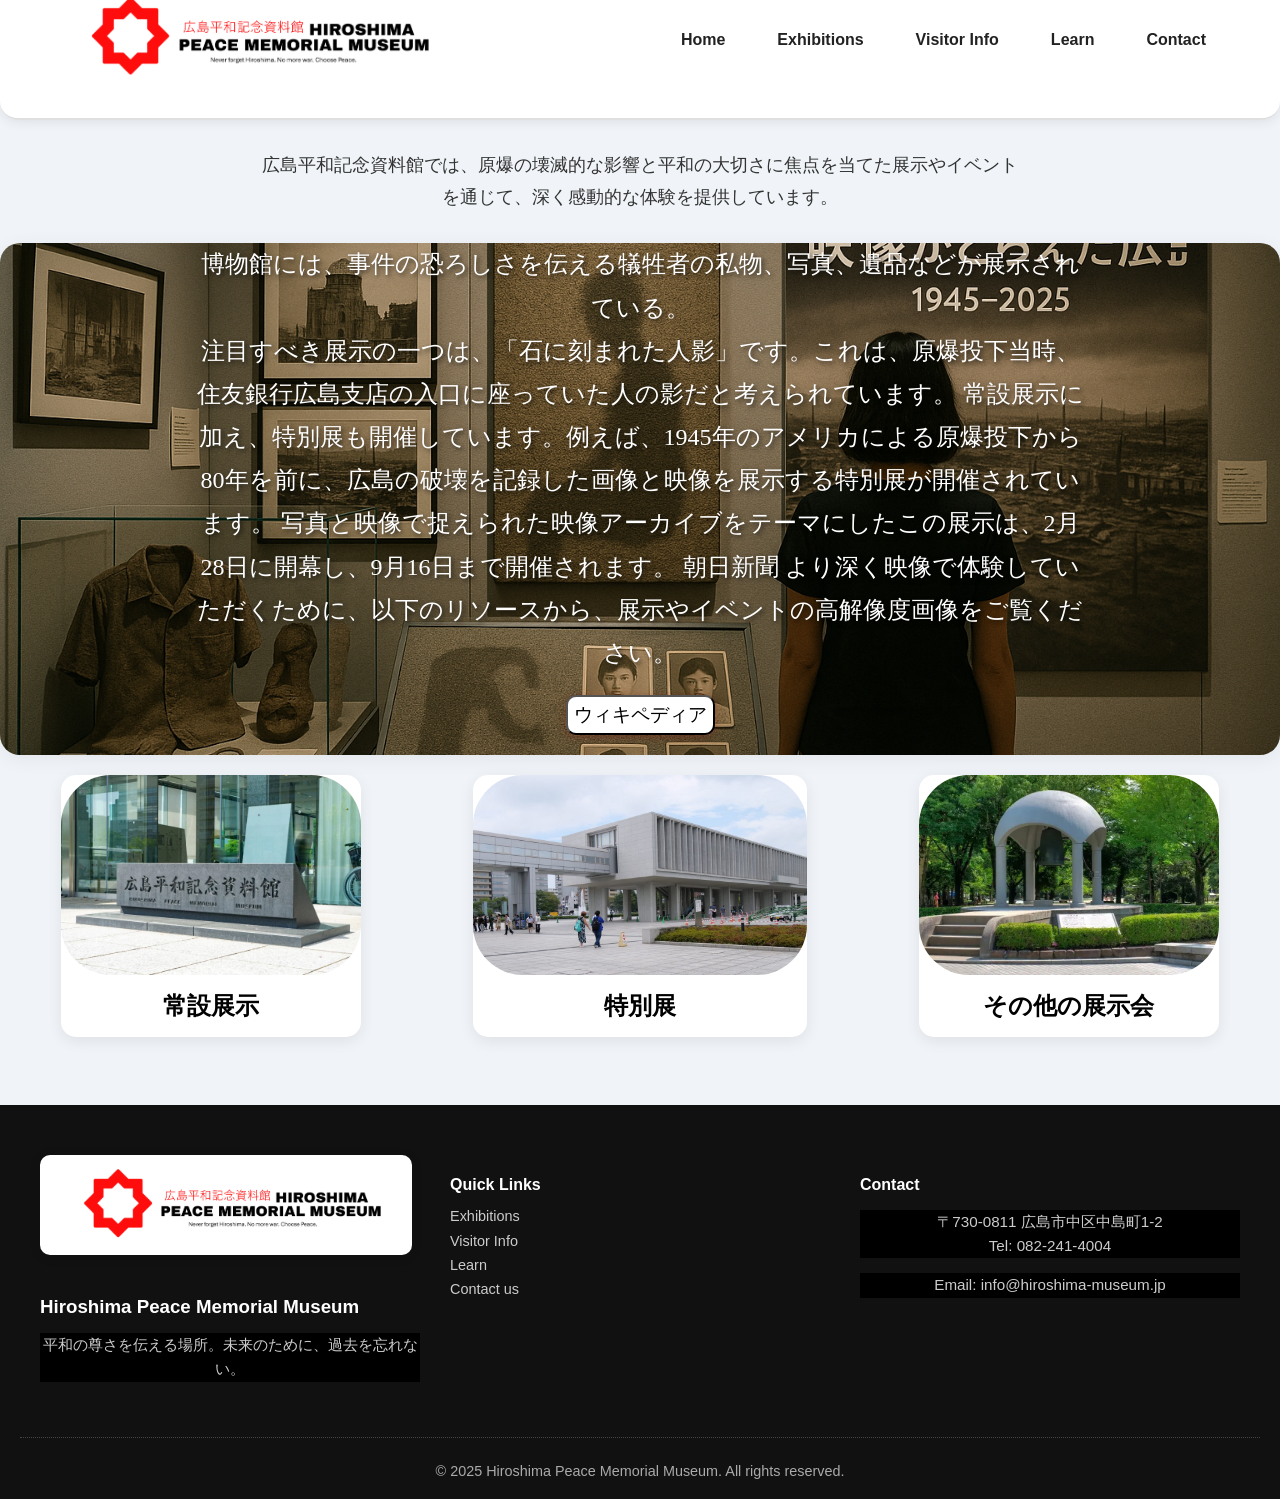
<file: group-seisaku-main/exhibitions.html>
<!DOCTYPE html>
<html lang="ja">
<head>
    <meta charset="UTF-8">
    <meta name="viewport" content="width=device-width, initial-scale=1.0">
    <link rel="stylesheet" href="css/style.css">
    <script src="js/script.js" defer></script>
    <title>広島平和記念資料館</title>
    <style>
      figcaption{
        font-size: 0.65rem;
      }
    </style>
</head>
<body>
  <header class="site-header">
  <div class="header-inner">
    <a href="index.html" class="logo-wrap">
      <img src="images/logo.PNG" alt="Logo" class="logo">
    </a>

    <button class="hamburger" id="hamburger">
      <span></span>
      <span></span>
      <span></span>
    </button>

    <nav class="nav" id="nav">
      <a href="index.html">Home</a>
      <a href="exhibitions.html">Exhibitions</a>
      <a href="visit.html">Visitor Info</a>
      <a href="learn.html">Learn</a>
      <a href="contact.html">Contact</a>
    </nav>
  </div>
</header>


    <div>
<p class="first-column">
    広島平和記念資料館では、原爆の壊滅的な影響と平和の大切さに焦点を当てた展示やイベントを通じて、深く感動的な体験を提供しています。
</p>
   <section class="first-section">
         <p class="first"> 博物館には、事件の恐ろしさを伝える犠牲者の私物、写真、遺品などが展示されている。 <br>
         注目すべき展示の一つは、「石に刻まれた人影」です。これは、原爆投下当時、住友銀行広島支店の入口に座っていた人の影だと考えられています。
常設展示に加え、特別展も開催しています。例えば、1945年のアメリカによる原爆投下から80年を前に、広島の破壊を記録した画像と映像を展示する特別展が開催されています。
写真と映像で捉えられた映像アーカイブをテーマにしたこの展示は、2月28日に開幕し、9月16日まで開催されます。
朝日新聞
より深く映像で体験していただくために、以下のリソースから、展示やイベントの高解像度画像をご覧ください。<br></p>
         
            <a href="https://en.wikipedia.org/wiki/Human_Shadow_Etched_in_Stone"><button>ウィキペディア
            </button></a>
            
         
    </section>
    <section class="second-section">
        <figure>
         <a href="https://hpmmuseum.jp/modules/exhibition/index.php?action=FacilityView&facility_id=4&lang=jpn"><img src="images/Hiroshima-Peace-Memorial-Museum-6-1536x1024.webp" alt="" >
          <figcaption>常設展示<br>
            
          </figcaption></a> 
        </figure>
        <figure><a href="https://www.hiro-tsuitokinenkan.go.jp/project/exhibition/" target="_blank" rel="noopener">
<img src="images/26154img01-1024x614.jpg" alt="">
            <figcaption>特別展</figcaption></a>
        </figure>
        <figure><a href="https://www.wamazing.com/media/article/a-1465/"><img src="images/hiroshimapeacememorialpark_m.jpg.jpg.webp" alt="">
            <figcaption>その他の展示会</figcaption></a>
        </figure>
    </section><br>
    <footer class="footer">
        <div class="footer-content">
          <div class="footer-left">
            <img src="images/logo.PNG" alt="Museum Logo" class="footer-logo">
            <h3>Hiroshima Peace Memorial Museum</h3>
            <p>平和の尊さを伝える場所。未来のために、過去を忘れない。</p>
          </div>
          <div class="footer-middle">
            <h4>Quick Links</h4>
            <ul>
              <li><a href="exhibitions.html">Exhibitions</a></li>
              <li><a href="visit.html">Visitor Info</a></li>
              <li><a href="learn.html">Learn</a></li>
              <li><a href="contact.html">Contact us</a></li>
            </ul>
          </div>
          <div class="footer-right">
            <h4>Contact</h4>
            <p>〒730-0811 広島市中区中島町1-2<br>Tel: 082-241-4004</p>
            <p>Email: info@hiroshima-museum.jp</p>
          </div>
        </div>
        <div class="footer-bottom">
          &copy; 2025 Hiroshima Peace Memorial Museum. All rights reserved.
        </div>
      </footer>
    </div>

</body>
</html>
</file>
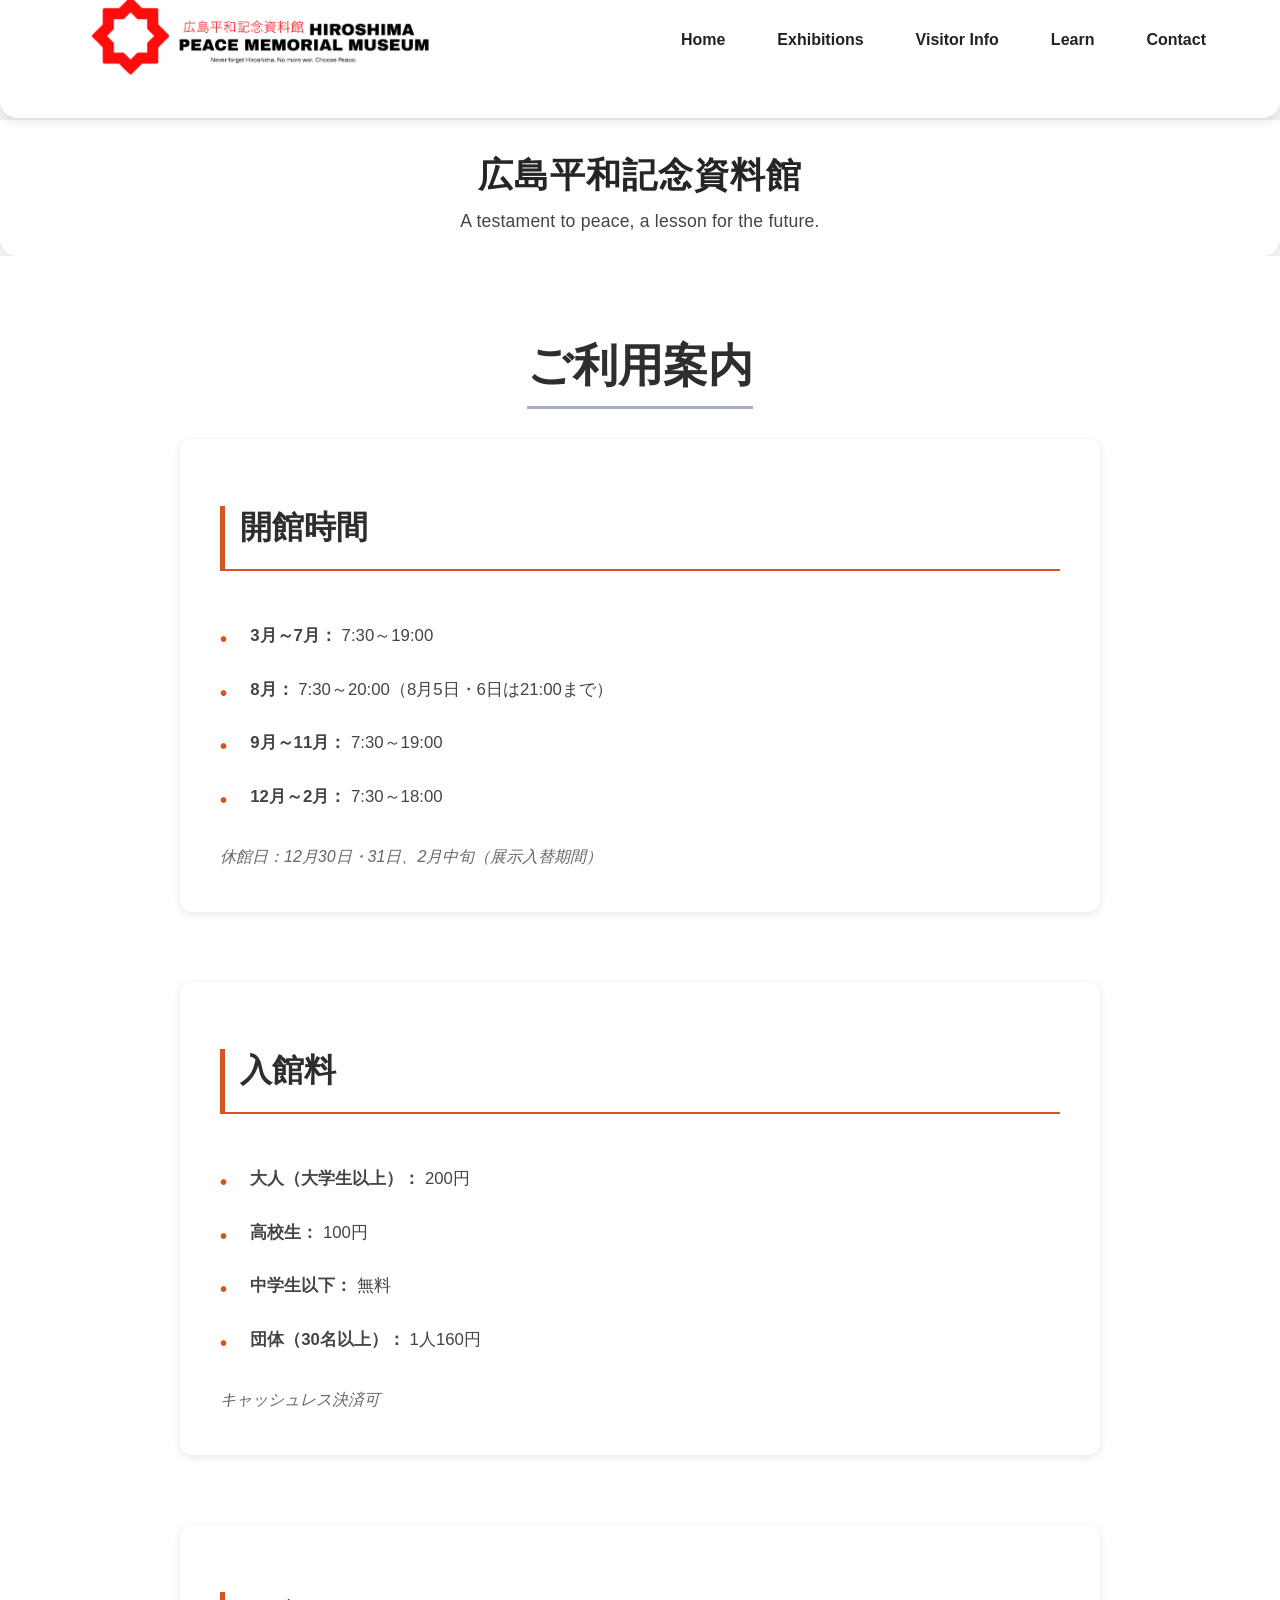
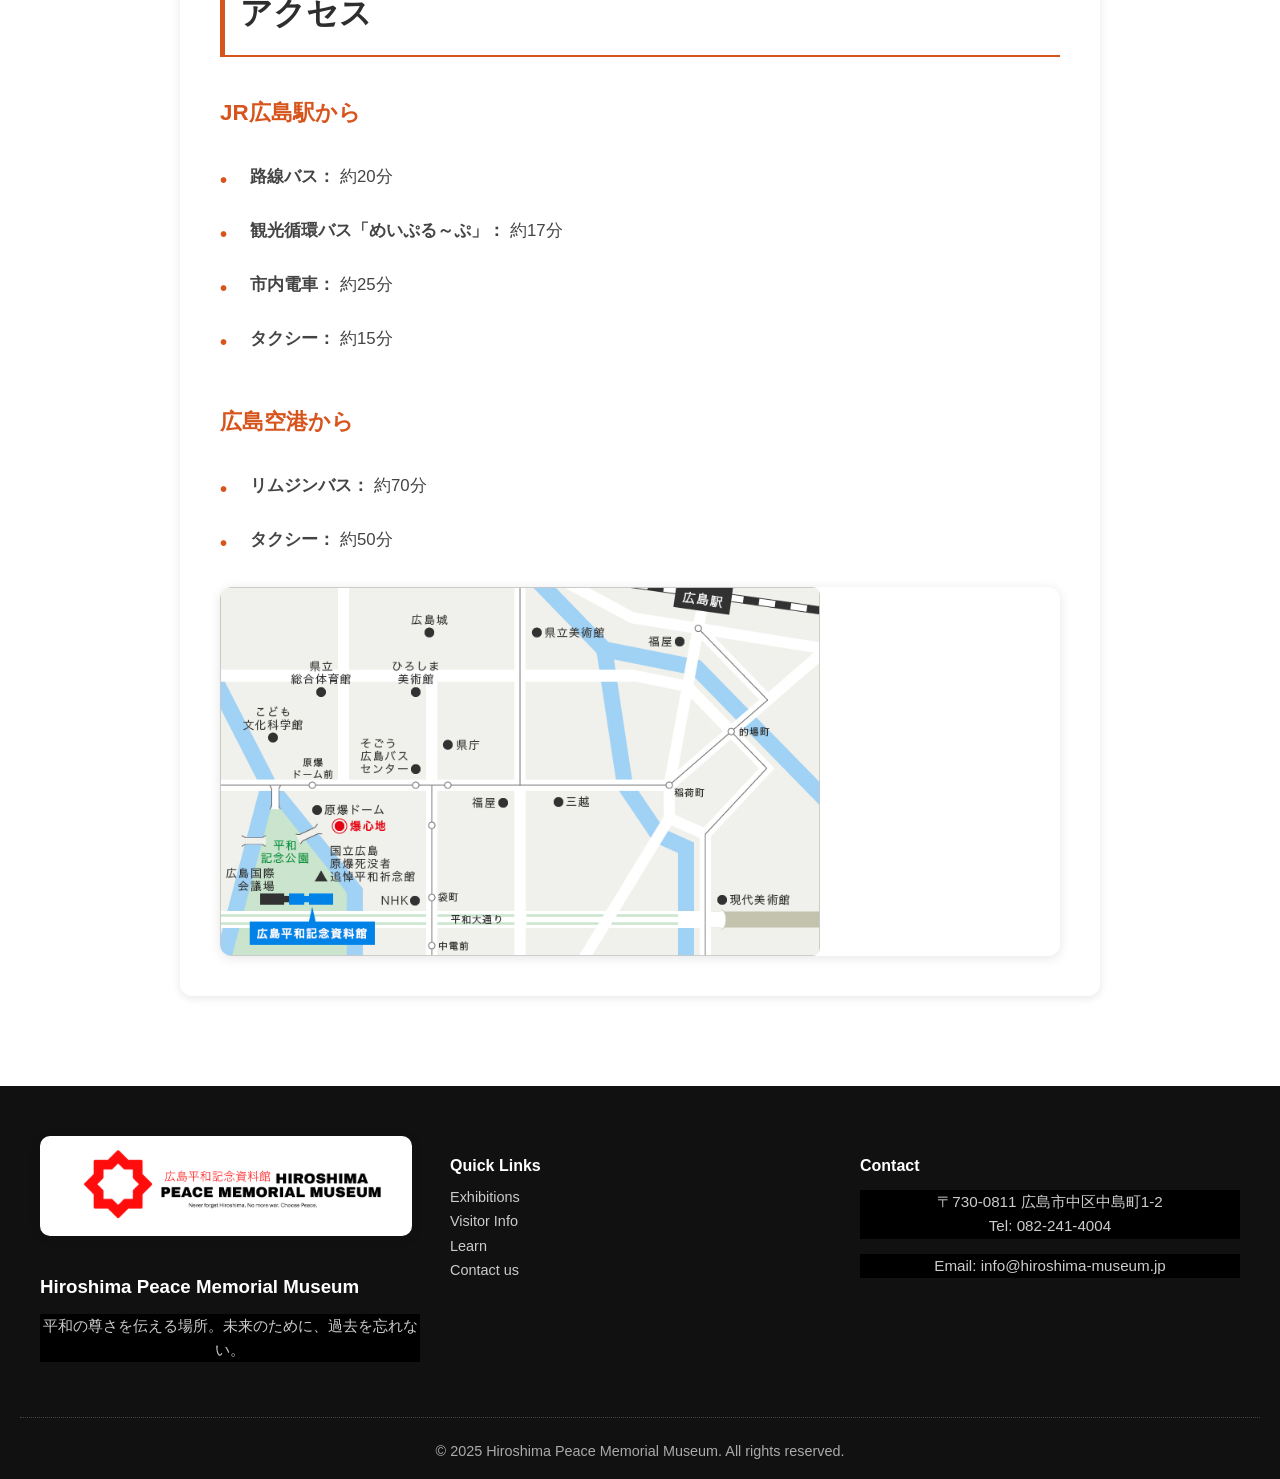
<file: group-seisaku-main/visit.html>
<!DOCTYPE html>
<html lang="en">
<head>
  <meta charset="UTF-8" />
  <meta name="viewport" content="width=device-width, initial-scale=1" />
  <title>Visitor Info - Hiroshima Peace Memorial Museum</title>
  <link rel="stylesheet" href="css/style.css"> 
  <script src="js/script.js" defer></script> 
  <link href="https://fonts.googleapis.com/css2?family=Noto+Sans+Bengali&family=Noto+Sans+Devanagari&display=swap" rel="stylesheet" />
</head>
<body>
  <div id="main">
  <header class="site-header">
  <div class="header-inner">
    <a href="index.html" class="logo-wrap">
      <img src="images/logo.PNG" alt="Logo" class="logo">
    </a>

    <button class="hamburger" id="hamburger">
      <span></span>
      <span></span>
      <span></span>
    </button>

    <nav class="nav" id="nav">
      <a href="index.html">Home</a>
      <a href="exhibitions.html">Exhibitions</a>
      <a href="visit.html">Visitor Info</a>
      <a href="learn.html">Learn</a>
      <a href="contact.html">Contact</a>
    </nav>
  </div>
</header>

    
    <div class="main-content">
      <section class="hero">
        <div class="hero-content">
          <h1>広島平和記念資料館</h1>
          <p>A testament to peace, a lesson for the future.</p>
        </div>
      </section>

      <main class="main-section">
        <h1 class="main-title">ご利用案内</h1>
        
        <div class="visit-container">
          <div class="visit-block">
            <h2>開館時間</h2>
            <ul>
              <li><strong>3月～7月：</strong> 7:30～19:00</li>
              <li><strong>8月：</strong> 7:30～20:00（8月5日・6日は21:00まで）</li>
              <li><strong>9月～11月：</strong> 7:30～19:00</li>
              <li><strong>12月～2月：</strong> 7:30～18:00</li>
            </ul>
            <p><em>休館日：12月30日・31日、2月中旬（展示入替期間）</em></p>
          </div>

          <div class="visit-block">
            <h2>入館料</h2>
            <ul>
              <li><strong>大人（大学生以上）：</strong> 200円</li>
              <li><strong>高校生：</strong> 100円</li>
              <li><strong>中学生以下：</strong> 無料</li>
              <li><strong>団体（30名以上）：</strong> 1人160円</li>
            </ul>
            <p><em>キャッシュレス決済可</em></p>
          </div>

          <div class="visit-block">
            <h2>アクセス</h2>
            <h3>JR広島駅から</h3>
            <ul>
              <li><strong>路線バス：</strong> 約20分</li>
              <li><strong>観光循環バス「めいぷる～ぷ」：</strong> 約17分</li>
              <li><strong>市内電車：</strong> 約25分</li>
              <li><strong>タクシー：</strong> 約15分</li>
            </ul>
            <h3>広島空港から</h3>
            <ul>
              <li><strong>リムジンバス：</strong> 約70分</li>
              <li><strong>タクシー：</strong> 約50分</li>
            </ul>
            <div class="map-container">
  <img src="images/map.jpg" alt="Hiroshima Peace Memorial Museum Map" class="access-map">
</div>

          </div>
        </div>
      </main>

      <footer class="footer">
        <div class="footer-content">
          <div class="footer-left">
            <img src="images/logo.PNG" alt="Museum Logo" class="footer-logo">
            <h3>Hiroshima Peace Memorial Museum</h3>
            <p>平和の尊さを伝える場所。未来のために、過去を忘れない。</p>
          </div>
          <div class="footer-middle">
            <h4>Quick Links</h4>
            <ul>
              <li><a href="exhibitions.html">Exhibitions</a></li>
              <li><a href="visit.html">Visitor Info</a></li>
              <li><a href="learn.html">Learn</a></li>
              <li><a href="contact.html">Contact us</a></li>
            </ul>
          </div>
          <div class="footer-right">
            <h4>Contact</h4>
            <p>〒730-0811 広島市中区中島町1-2<br>Tel: 082-241-4004</p>
            <p>Email: info@hiroshima-museum.jp</p>
          </div>
        </div>
        <div class="footer-bottom">
          &copy; 2025 Hiroshima Peace Memorial Museum. All rights reserved.
        </div>
      </footer>
    </div>
  </div>
</body>
</html>
</file>
<file: css/style.css>
/* Global Styles */
html {
  scroll-behavior: smooth;
}

* {
  margin: 0;
  padding: 0;
  box-sizing: border-box;
}

body {
  font-family: 'Poppins', Arial, sans-serif;
  line-height: 1.6;
  color: #d4d2cd;
  background:white;
}

/* Header Styles */
header {
  background: rgba(0, 0, 0, 0.8);
  backdrop-filter: blur(10px);
  box-shadow: 0 2px 20px rgba(0, 0, 0, 0.5);
  position: fixed;
  width: 100%;
  top: 0;
  z-index: 1000;
  padding: 15px 60px;
  display: flex;
  align-items: center;
  justify-content: space-between;
  transition: all 0.3s ease;
}

body.light-theme header {
  background: rgba(255, 255, 255, 0.85);
  box-shadow: 0 2px 20px rgba(0, 0, 0, 0.05);
}

.logotext {
  text-decoration: none;
  color: #ffffff;
  font-size: 1.6rem;
  font-weight: 800;
  letter-spacing: 1px;
  transition: all 0.3s ease;
}

body.light-theme .logotext {
  color: #111111;
}

.logo-container, .header-controls {
  flex: 1;
}

.header-controls {
  display: flex;
  justify-content: flex-end;
  align-items: center;
  gap: 15px;
}

/* Navigation Styles */
nav {
  display: flex;
  gap: 5px;
  align-items: center;
  justify-content: center;
  flex: 2;
}
nav a {
  color: rgba(255, 255, 255, 0.7);
  text-decoration: none;
  font-weight: 500;
  font-size: 0.95rem;
  padding: 8px 16px;
  border-radius: 20px;
  transition: all 0.3s ease;
}

body.light-theme nav a {
  color: rgba(0, 0, 0, 0.6);
}

nav a:hover, nav a.active {
  color: #ffffff;
  background: rgba(2, 183, 243, 0.2);
}

body.light-theme nav a:hover, body.light-theme nav a.active {
  color: #02b7f3;
  background: rgba(2, 183, 243, 0.1);
}

/* Theme & Language Switcher Layout */
.controls-container {
  display: flex;
  align-items: center;
  gap: 15px;
  position: fixed;
  top: 18px;
  right: 60px;
  z-index: 1100;
}

.theme-switch, .lang-switch {
  display: inline-block;
  height: 28px;
  position: relative;
  width: 54px;
}

.theme-switch input, .lang-switch input {
  display: none;
}

.slider {
  background-color: rgba(255, 255, 255, 0.1);
  backdrop-filter: blur(5px);
  border: 1px solid rgba(255, 255, 255, 0.2);
  bottom: 0;
  cursor: pointer;
  left: 0;
  position: absolute;
  right: 0;
  top: 0;
  transition: .4s;
  border-radius: 34px;
  display: flex;
  align-items: center;
  justify-content: space-between;
  padding: 0 6px;
}

body.light-theme .slider {
  background-color: rgba(0, 0, 0, 0.05);
  border: 1px solid rgba(0, 0, 0, 0.1);
}

.slider:before {
  background-color: #fff;
  bottom: 3px;
  content: "";
  height: 20px;
  left: 3px;
  position: absolute;
  transition: .4s;
  width: 20px;
  border-radius: 50%;
  z-index: 2;
  box-shadow: 0 2px 5px rgba(0,0,0,0.2);
}

input:checked + .slider {
  background-color: #02b7f3;
  border-color: transparent;
}

input:checked + .slider:before {
  transform: translateX(26px);
}

.slider .icon {
  font-size: 12px;
  user-select: none;
  z-index: 1;
}

.slider .en, .slider .jp {
  font-size: 10px;
  font-weight: 800;
  color: #fff;
}

body.light-theme .slider .en, body.light-theme .slider .jp {
  color: #666;
}

input:checked + .slider .en, input:checked + .slider .jp {
  color: #fff;
}

@media (max-width: 992px) {
  header {
    padding: 15px 30px;
  }
  .controls-container {
    right: 30px;
  }
}

@media (max-width: 768px) {
  header {
    flex-direction: column;
    padding: 15px;
  }
  .controls-container {
    position: static;
    margin-top: 10px;
  }
  nav {
    margin-top: 10px;
    flex-wrap: wrap;
    justify-content: center;
  }
}

/* Section Spacing */
section {
  padding: 100px 0;
  position: relative;
}

.hero-section {
  min-height: 100vh;
  display: flex;
  align-items: center;
  padding: 80px 0;
  padding-top: 100px; /* Base padding for largest screens */
  background: linear-gradient(135deg, #000000 0%, #1a1a1a 50%, #000000 100%);
}

.hero-content {
  display: flex;
  justify-content: center;
  align-items: center;
  max-width: 1200px;
  margin: 0 auto;
  padding: 0 20px;
}

.hero-text-content {
  text-align: left;
}

.hero_text {
  font-size: 3.5rem;
  font-weight: 700;
  margin-bottom: 20px;
  color: #d4d2cd;
  text-shadow: 0 0 15px rgba(255, 255, 255, 0.15);
}

.hero-description {
  margin-top: 30px;
  text-align: left;
}

.hero-description p {
  font-size: 1.1rem;
  line-height: 1.6;
  margin-bottom: 20px;
  color: #b0b0b0;
  text-shadow: 0 0 8px rgba(255, 255, 255, 0.1);
  text-align: left;
}

.hero-description strong {
  color: #ffffff;
  font-weight: 600;
  text-shadow: 0 0 10px rgba(2, 183, 243, 0.4);
}

.hero-image {
  flex: 1;
  position: relative;
  display: flex;
  justify-content: center;
}

.image-container {
  position: relative;
  width: 350px;
  height: 450px;
}

.profile-image {
  width: 100%;
  height: 100%;
  object-fit: cover;
  border-radius: 20px;
  box-shadow: 0 10px 20px rgba(0, 0, 0, 0.1);
}

.aakashlight a {
  color: #02b7f3;
  text-decoration: none;
  position: relative;
  display: inline-block;
}

.aakashlight a::after {
  content: '';
  position: absolute;
  bottom: -5px;
  left: 0;
  width: 100%;
  height: 2px;
  background-color: #02b7f3;
  transform: scaleX(0);
  transition: transform 0.3s ease;
}

.aakashlight a:hover::after {
  transform: scaleX(1);
}

.center-content {
  display: flex;
  align-items: center;
  gap: 60px;
  margin-top: 40px;
  padding: 0 40px;
}

.float_right {
  border-radius: 20px;
  box-shadow: 0 10px 30px rgba(0, 0, 0, 0.1);
  transition: transform 0.3s ease, box-shadow 0.3s ease;
  object-fit: cover;
}

.float_right:hover {
  transform: translateY(-10px);
  box-shadow: 0 15px 40px rgba(2, 183, 243, 0.2);
}

.center-content p {
  font-size: 1.2rem;
  color: #666;
  max-width: 600px;
  line-height: 1.8;
}

/* Go to Top Button */
.gotop {
  position: fixed;
  bottom: 30px;
  right: 30px;
  width: 45px;
  height: 45px;
  background: #02b7f3;
  border-radius: 50%;
  display: flex;
  align-items: center;
  justify-content: center;
  box-shadow: 0 2px 15px rgba(2, 183, 243, 0.4);
  cursor: pointer;
  opacity: 0;
  visibility: hidden;
  transform: translateY(20px);
  transition: all 0.3s ease;
  z-index: 1000;
  padding: 10px;
}

.gotop.show {
  opacity: 1;
  visibility: visible;
  transform: translateY(0);
}

.gotop:hover {
  background: #0099d6;
  transform: translateY(-5px);
  box-shadow: 0 5px 25px rgba(2, 183, 243, 0.5);
}

.gotop img {
  width: 100%;
  height: 100%;
  object-fit: contain;
  filter: brightness(0) invert(1);
  transition: transform 0.3s ease;
}

.gotop:hover img {
  transform: translateY(-2px);
}

@media (max-width: 768px) {
  .gotop {
    bottom: 20px;
    right: 20px;
    width: 40px;
    height: 40px;
    padding: 8px;
  }
}

/* Skill */
.skill {
  background-color: black;
}
.skill img {
  height: 100px;
  width: 100px;
}
.skill {
  display: flex;
  flex-direction: row;
  justify-content: space-around;
}
.skill img:hover {

}
/*footer style start here*/
footer {
  background-color: gray;
}

footer {
  text-align: center;
}

.social-media-icon img {
  width: 40px;
  height: 40px;
  transition: 0.3s ease;
}
.fblogo:hover {
  color: #732d2d; /* Bolder Facebook blue */
}

.linkedinlogo:hover {
  color: #004182; /* Bolder LinkedIn blue */
}

.twitterlogo:hover {
  color: #0d95e8; /* Bolder Twitter blue */
}

.instagramlogo:hover {
  color: #d6249f; /* Strong pink from Instagram gradient */
}

/* Skills Section Styling */
.skill-section {
  padding: 60px 20px;
  background: linear-gradient(135deg, #1a1a1a 0%, #000000 100%);
}

.projects-section {
  padding: 80px 20px;
  background: linear-gradient(135deg, #000000 0%, #1a1a1a 100%);
}

.projects-list {
  max-width: 1200px;
  margin: 0 auto;
  padding: 0 60px 20px;
  display: grid;
  grid-template-columns: repeat(3, minmax(0, 1fr));
  gap: 30px;
}

.project-card {
  display: block;
  text-decoration: none;
  background: linear-gradient(145deg, #1a1a1a, #000000);
  border-radius: 16px;
  padding: 22px 20px;
  box-shadow: 0 4px 18px rgba(2, 183, 243, 0.25);
  transition: transform 0.25s ease, box-shadow 0.25s ease, background 0.25s ease;
  border: 1px solid rgba(2, 183, 243, 0.3);
}

.project-card img {
  width: 100%;
  height: 180px;
  object-fit: cover;
  border-radius: 10px;
  margin-bottom: 14px;
  display: block;
}

.project-card:hover {
  transform: translateY(-8px);
  box-shadow: 0 10px 30px rgba(2, 183, 243, 0.35);
  background: linear-gradient(145deg, #121212, #000000);
}

.project-card h3 {
  margin: 0 0 10px;
  font-size: 1.2rem;
  color: #d4d2cd;
  text-shadow: 0 0 10px rgba(2, 183, 243, 0.2);
}

.project-card p {
  margin: 0;
  font-size: 0.98rem;
  color: #b0b0b0;
  line-height: 1.7;
}

.section-title {
  text-align: left;
  font-size: 2.5rem;
  margin-bottom: 40px;
  color: #d4d2cd;
  position: relative;
  padding-left: 60px;
  text-shadow: 0 0 15px rgba(2, 183, 243, 0.15);
}

.section-title::after {
  content: '';
  position: absolute;
  bottom: -10px;
  left: 60px;
  transform: none;
  width: 60px;
  height: 4px;
  background: rgb(2, 183, 243);
  border-radius: 2px;
}

.skill-container {
  display: flex;
  justify-content: flex-start;
  flex-wrap: wrap;
  gap: 30px;
  max-width: 1200px;
  margin: 0 auto;
  padding-left: 60px;
}

.skill-card {
  background: linear-gradient(145deg, #1a1a1a, #000000);
  border-radius: 15px;
  padding: 20px;
  width: 160px;
  display: flex;
  flex-direction: column;
  align-items: center;
  transition: transform 0.3s ease, box-shadow 0.3s ease;
  box-shadow: 0 4px 15px rgba(2, 183, 243, 0.25);
}

.skill-card:hover {
  transform: translateY(-10px);
  box-shadow: 0 8px 25px rgba(2, 183, 243, 0.35);
}

.skill-card img {
  width: 80px;
  height: 80px;
  margin-bottom: 15px;
  transition: transform 0.3s ease;
}

.skill-card:hover img {
  transform: scale(1.1);
}

.skill-card h3 {
  font-size: 1.1rem;
  color: #d4d2cd;
  margin: 0;
  text-align: center;
  text-shadow: 0 0 8px rgba(255, 255, 255, 0.1);
}

/* Footer Styling */
.footer {
  background-color: #000000;
  color: #ffffff;
  padding: 50px 20px 20px;
  font-family: Arial, sans-serif;
  transition: background-color 0.3s ease, color 0.3s ease;
}

/* Light Theme Overrides */
body.light-theme {
  background-color: #ffffff;
  color: #333333;
}

body.light-theme header {
  background: #ffffff;
  box-shadow: 0 2px 15px rgba(0, 0, 0, 0.1);
}

body.light-theme .logotext,
body.light-theme nav a {
  color: #333333;
}

body.light-theme section,
body.light-theme .hero-section,
body.light-theme .skill-section,
body.light-theme .projects-section,
body.light-theme .news-section,
body.light-theme .about-section,
body.light-theme .contact-section,
body.light-theme .news-detail-section {
  background: #ffffff !important;
}

body.light-theme .hero_text,
body.light-theme .section-title,
body.light-theme .news-teaser-headline,
body.light-theme .news-detail-title,
body.light-theme .project-card h3,
body.light-theme .skill-card h3,
body.light-theme .about-greeting,
body.light-theme .contact-card h3 {
  color: #111111;
  text-shadow: none;
}

body.light-theme .hero-description p,
body.light-theme .about-details,
body.light-theme .about-skills li,
body.light-theme .project-card p,
body.light-theme .news-teaser-date,
body.light-theme .news-detail-content,
body.light-theme .contact-card p,
body.light-theme .form-group label {
  color: #333333;
  text-shadow: none;
}

body.light-theme .about-skills li {
  color: #000000;
}

body.light-theme .hero-description strong {
  color: #000000;
}

body.light-theme .project-card,
body.light-theme .skill-card,
body.light-theme .news-teaser-link,
body.light-theme .news-detail-container,
body.light-theme .contact-card,
body.light-theme .contact-form {
  background: #f8f9fa !important;
  border: 1px solid #e0e0e0;
  box-shadow: 0 4px 15px rgba(0, 0, 0, 0.08);
}

body.light-theme .form-group input,
body.light-theme .form-group textarea {
  background: #ffffff;
  border-bottom: 2px solid #bbb;
  color: #111;
}

body.light-theme .footer {
  background-color: #333333;
  color: #ffffff;
  border-top: 1px solid #222222;
}

body.light-theme .footer-tagline,
body.light-theme .social-media h4,
body.light-theme .copyright,
body.light-theme .footer-links a {
  color: #cccccc;
}

body.light-theme .footer-brand h3 {
  background: linear-gradient(45deg, #02b7f3, #ffffff);
  -webkit-background-clip: text;
  -webkit-text-fill-color: transparent;
}

/* Theme Toggle Button Styles */
.theme-switch-wrapper {
  display: flex;
  align-items: center;
  position: fixed;
  top: 25px;
  right: 40px;
  z-index: 1001;
}

.theme-switch {
  display: inline-block;
  height: 34px;
  position: relative;
  width: 60px;
}

.theme-switch input {
  display: none;
}

.slider {
  background-color: #333;
  bottom: 0;
  cursor: pointer;
  left: 0;
  position: absolute;
  right: 0;
  top: 0;
  transition: .4s;
  border-radius: 34px;
  display: flex;
  align-items: center;
  justify-content: space-between;
  padding: 0 5px;
}

.slider:before {
  background-color: #fff;
  bottom: 4px;
  content: "";
  height: 26px;
  left: 4px;
  position: absolute;
  transition: .4s;
  width: 26px;
  border-radius: 50%;
  z-index: 2;
}

input:checked + .slider {
  background-color: #02b7f3;
}

input:checked + .slider:before {
  transform: translateX(26px);
}

.slider .sun, .slider .moon {
  font-size: 14px;
  user-select: none;
}

/* Language Switcher Button Styles */
.lang-switch-wrapper {
  display: flex;
  align-items: center;
  position: fixed;
  top: 25px;
  right: 110px; /* Theme switch is at 40px, so 40 + 60 + 10 = 110px */
  z-index: 1001;
}

.lang-switch {
  display: inline-block;
  height: 34px;
  position: relative;
  width: 60px;
}

.lang-switch input {
  display: none;
}

.slider.lang {
  background-color: #333;
  padding: 0 8px;
}

.slider.lang:before {
  background-color: #fff;
}

input:checked + .slider.lang {
  background-color: #02b7f3;
}

.slider.lang .en, .slider.lang .jp {
  font-size: 12px;
  font-weight: 700;
  user-select: none;
  color: #fff;
}

/* Language Content Visibility */
[data-lang="ja"] {
  display: none;
}

body.lang-ja [data-lang="en"] {
  display: none;
}

body.lang-ja [data-lang="ja"] {
  display: block;
}

/* Inline language elements */
span[data-lang="ja"] {
  display: none;
}

body.lang-ja span[data-lang="en"] {
  display: none;
}

body.lang-ja span[data-lang="ja"] {
  display: inline;
}

@media (max-width: 768px) {
  .theme-switch-wrapper {
    top: 15px;
    right: 20px;
  }
  .lang-switch-wrapper {
    top: 15px;
    right: 90px;
  }
}

.footer-content {
  max-width: 1200px;
  margin: 0 auto;
  display: flex;
  justify-content: space-between;
  align-items: flex-start;
  flex-wrap: wrap;
  gap: 40px;
  margin-bottom: 40px;
}

.footer-brand h3 {
  font-size: 2rem;
  margin: 0;
  background: linear-gradient(45deg, #02b7f3, #ffffff);
  -webkit-background-clip: text;
  -webkit-text-fill-color: transparent;
  margin-bottom: 10px;
  text-shadow: 0 0 15px rgba(2, 183, 243, 0.4);
}

.footer-tagline {
  color: #e6e6e6;
  margin: 0;
  font-size: 1.1rem;
  text-shadow: 0 0 8px rgba(255, 255, 255, 0.2);
}

.social-media {
  text-align: center;
}

.social-media h4 {
  margin-bottom: 20px;
  font-size: 1.2rem;
  color: #ffffff;
}

.social-links {
  display: flex;
  gap: 25px;
  justify-content: center;
  align-items: center;
}

.social-link {
  position: relative;
  width: 40px;
  height: 40px;
  display: flex;
  align-items: center;
  justify-content: center;
  border-radius: 50%;
  background: rgba(255, 255, 255, 0.1);
  transition: all 0.3s ease;
}

.social-icon {
  width: 20px;
  height: 20px;
  filter: brightness(0) invert(1);
  transition: all 0.3s ease;
  z-index: 1;
}
/* GitHub */
.social-link[href*="github"]:hover {
  background: #24292e; 
  transform: translateY(-5px);
}

/* Facebook */
.social-link[href*="facebook"]:hover {
  background: #1877F2;
  transform: translateY(-5px);
}

/* LinkedIn */
.social-link[href*="linkedin"]:hover {
  background: #0077B5;
  transform: translateY(-5px);
}

/* X (formerly Twitter) */
.social-link[href*="x.com"]:hover {
  background: #000000;
  transform: translateY(-5px);
}

.social-link[href*="x.com"] .social-icon {
  width: 18px;  /* Slightly smaller for X logo */
  height: 18px;
}

.social-link[href*="x.com"]:hover .social-icon {
  filter: brightness(0) invert(1);
}

/* Instagram */
.social-link[href*="instagram"]:hover {
  background: #E4405F;
  transform: translateY(-5px);
}

.social-link[href*="instagram"]::before {
  content: '';
  position: absolute;
  inset: 0;
  border-radius: 50%;
  background: linear-gradient(45deg, #f09433 0%, #e6683c 25%, #dc2743 50%, #cc2366 75%, #bc1888 100%);
  opacity: 0;
  transition: opacity 0.3s ease;
}

.social-link[href*="instagram"]:hover::before {
  opacity: 1;
}

.social-link:hover .social-icon {
  filter: brightness(0) invert(1);
  transform: scale(1.1);
}

.footer-bottom {
  max-width: 1200px;
  margin: 0 auto;
  padding-top: 20px;
  border-top: 1px solid #333;
  display: flex;
  justify-content: space-between;
  align-items: center;
  flex-wrap: wrap;
  gap: 20px;
}

.copyright {
  color: #888;
  margin: 0;
  font-size: 0.9rem;
}

.footer-links {
  display: flex;
  gap: 20px;
}

.footer-links a {
  color: #888;
  text-decoration: none;
  font-size: 0.9rem;
  transition: color 0.3s ease;
}

.footer-links a:hover {
  color: #02b7f3;
}

/* Remove old footer styles */
footer {
  text-align: center;
  background-color: gray;
}

.social-media-icon img {
  width: 40px;
  height: 40px;
  transition: 0.3s ease;
}

.fblogo:hover,
.linkedinlogo:hover,
.twitterlogo:hover,
.instagramlogo:hover {
  color: initial;
}

/* Typing Effect Styles */
.typed-text {
  display: inline-block;
  font-size: inherit;
  font-weight: inherit;
  color: inherit;
  line-height: 1.2;
}

.typed-text .aakashlight a {
  color: #02b7f3;
  text-decoration: none;
  position: relative;
  display: inline-block;
}

.typed-text .aakashlight a::after {
  content: '';
  position: absolute;
  bottom: -5px;
  left: 0;
  width: 100%;
  height: 2px;
  background-color: #02b7f3;
  transform: scaleX(0);
  transition: transform 0.3s ease;
}

.typed-text .aakashlight a:hover::after {
  transform: scaleX(1);
}

/* Contact Section Styles */
.contact-section {
  padding: 80px 20px;
  background: linear-gradient(135deg, #1a1a1a 0%, #000000 100%);
}

.contact-container {
  max-width: 1200px;
  margin: 0 auto;
  display: grid;
  grid-template-columns: 1fr 1.5fr;
  gap: 50px;
  padding: 20px;
}

.contact-info {
  display: grid;
  grid-template-columns: repeat(1, 1fr);
  gap: 30px;
}

.contact-card {
  background: linear-gradient(145deg, #1a1a1a, #000000);
  padding: 30px;
  border-radius: 15px;
  box-shadow: 0 5px 20px rgba(2, 183, 243, 0.25);
  text-align: center;
  transition: transform 0.3s ease, box-shadow 0.3s ease;
}

.contact-card:hover {
  transform: translateY(-5px);
  box-shadow: 0 8px 30px rgba(2, 183, 243, 0.4);
}

.contact-icon {
  width: 80px;
  height: 80px;
  margin: 0 auto 20px;
  display: flex;
  align-items: center;
  justify-content: center;
  background: linear-gradient(145deg, #1a1a1a, #000000);
  border-radius: 50%;
  transition: all 0.3s ease;
  padding: 15px;
}

.contact-icon img {
  width: 100%;
  height: 100%;
  object-fit: contain;
  transition: transform 0.3s ease;
}

.contact-card:hover .contact-icon {
  background: linear-gradient(145deg, #000000, #1a1a1a);
  transform: scale(1.05);
}

.contact-card:hover .contact-icon img {
  transform: scale(1.1);
}

.contact-card h3 {
  color: #d4d2cd;
  font-size: 1.2rem;
  margin-bottom: 12px;
  font-weight: 600;
  text-shadow: 0 0 8px rgba(255, 255, 255, 0.1);
}

.contact-card p {
  color: #02b7f3;
  font-size: 1.1rem;
  font-weight: 500;
  text-shadow: 0 0 8px rgba(2, 183, 243, 0.4);
}

/* Contact Form Styles */
.contact-form {
  background: linear-gradient(145deg, #1a1a1a, #000000);
  padding: 40px;
  border-radius: 15px;
  box-shadow: 0 5px 20px rgba(2, 183, 243, 0.25);
}

.form-group {
  position: relative;
  margin-bottom: 30px;
}

.form-group input,
.form-group textarea {
  width: 100%;
  padding: 10px 0;
  font-size: 1rem;
  border: none;
  border-bottom: 2px solid #333;
  outline: none;
  background: transparent;
  color: #ffffff;
  transition: border-color 0.3s ease;
}

.form-group label {
  position: absolute;
  top: 10px;
  left: 0;
  font-size: 1rem;
  color: #e6e6e6;
  text-shadow: 0 0 5px rgba(255, 255, 255, 0.1);
  pointer-events: none;
  transition: all 0.3s ease;
}

.form-group input:focus,
.form-group textarea:focus {
  border-bottom-color: #02b7f3;
}

.form-group input:focus ~ label,
.form-group textarea:focus ~ label,
.form-group input:valid ~ label,
.form-group textarea:valid ~ label {
  top: -20px;
  font-size: 0.9rem;
  color: #02b7f3;
}

.form-group textarea {
  min-height: 100px;
  resize: vertical;
}

.submit-btn {
  background: #02b7f3;
  color: white;
  padding: 15px 40px;
  border: none;
  border-radius: 30px;
  font-size: 1rem;
  cursor: pointer;
  transition: background 0.3s ease, transform 0.3s ease;
}

.submit-btn:hover {
  background: #0099d6;
  transform: translateY(-2px);
}

/* Responsive Design for Contact Section */
@media (max-width: 768px) {
  .contact-container {
    grid-template-columns: 1fr;
  }

  .contact-info {
    grid-template-columns: repeat(1, 1fr);
  }

  .contact-form {
    padding: 30px 20px;
  }
}

/* About Section */
.about-section {
  padding: 100px 0;
  background: linear-gradient(135deg, #000000 0%, #1a1a1a 100%);
}

.section-title {
  text-align: left;
  font-size: 2.5rem;
  margin-bottom: 40px;
  color: #d4d2cd;
  position: relative;
  padding-left: 60px;
  text-shadow: 0 0 15px rgba(2, 183, 243, 0.15);
}

.section-title::after {
  content: '';
  position: absolute;
  bottom: -10px;
  left: 60px;
  transform: none;
  width: 60px;
  height: 4px;
  background-color: var(--primary-color);
  border-radius: 2px;
}

.about-content {
  max-width: 1200px;
  margin: 0 auto;
  padding: 0;
}

.about-text {
  text-align: left;
  padding-left: 60px;
  max-width: 800px;
}

.about-greeting {
  font-size: 1.8rem;
  font-weight: 600;
  margin-bottom: 20px;
  color: #d4d2cd;
  text-align: left;
  text-shadow: 0 0 12px rgba(255, 255, 255, 0.1);
}

.about-details {
  font-size: 1.1rem;
  line-height: 1.8;
  color: #b0b0b0;
  margin-bottom: 20px;
  text-align: left;
  max-width: 700px;
}

.about-skills {
  list-style: none;
  padding: 0;
  margin: 30px 0;
  max-width: 700px;
}

.about-skills li {
  position: relative;
  padding: 15px 0;
  margin-bottom: 5px;
  font-size: 1.1rem;
  color: #b0b0b0;
  text-align: left;
  transition: all 0.3s ease;
}

.about-skills li::before {
  content: '▹';
  position: absolute;
  left: -20px;
  color: #02b7f3;
  font-size: 1.2rem;
}

.about-skills li:hover {
  color: #d4d2cd;
  padding-left: 10px;
}

.about-skills li:hover::before {
  color: #02b7f3;
  transform: scale(1.2);
  transition: transform 0.3s ease;
}

/* Responsive adjustments */
@media (max-width: 768px) {
  .about-content {
    padding: 0;
  }

  .about-text {
    padding-left: 40px;
    padding-right: 20px;
  }

  .about-greeting {
    font-size: 1.6rem;
  }

  .about-details {
    font-size: 1.05rem;
  }

  .about-skills li {
    font-size: 1.05rem;
  }
}

@media (max-width: 576px) {
  .about-text {
    padding-left: 20px;
    padding-right: 15px;
  }

  .about-greeting {
    font-size: 1.5rem;
  }

  .about-details, 
  .about-skills li {
    font-size: 1rem;
  }
}

/* News Section */
.news-section {
  padding: 100px 0;
  background: linear-gradient(135deg, #1a1a1a 0%, #000000 100%);
}

.news-teaser-container {
  max-width: 1200px;
  margin: 0 auto;
  padding: 0 60px;
}

.news-teaser-link {
  display: block;
  text-decoration: none;
  background: linear-gradient(145deg, #1a1a1a, #000000);
  border-radius: 15px;
  padding: 30px 40px;
  border: 1px solid rgba(2, 183, 243, 0.3);
  box-shadow: 0 4px 15px rgba(2, 183, 243, 0.25);
  transition: all 0.3s ease;
}

.news-teaser-link:hover {
  transform: translateY(-5px);
  box-shadow: 0 8px 25px rgba(2, 183, 243, 0.4);
  background: linear-gradient(145deg, #121212, #000000);
}

.news-teaser-content {
  display: flex;
  justify-content: flex-start;
  align-items: center;
  gap: 25px;
}

.news-teaser-image {
  width: 80px;
  height: 80px;
  flex-shrink: 0;
  overflow: hidden;
  border-radius: 10px;
}

.news-teaser-image img {
  width: 100%;
  height: 100%;
  object-fit: cover;
}

.news-teaser-text {
  flex-grow: 1;
}

.news-teaser-date {
  display: block;
  color: #02b7f3;
  font-size: 0.9rem;
  margin-bottom: 8px;
  font-weight: 500;
}

.news-teaser-headline {
  color: #d4d2cd;
  font-size: 1.5rem;
  margin: 0;
  text-shadow: 0 0 10px rgba(255, 255, 255, 0.1);
}

.news-teaser-arrow span {
  color: #02b7f3;
  font-weight: 600;
  font-size: 1.1rem;
}

@media (max-width: 768px) {
  .news-teaser-container {
    padding: 0 20px;
  }
  
  .news-teaser-content {
    flex-direction: column;
    align-items: flex-start;
    gap: 15px;
  }
  
  .news-teaser-headline {
    font-size: 1.3rem;
  }
}

/* Update other instances of section-title */
.skill-section .section-title,
.about-section .section-title,
.contact-section .section-title {
  text-align: left;
  padding-left: 60px;
}

.skill-section .section-title::after,
.about-section .section-title::after,
.contact-section .section-title::after {
  left: 60px;
  transform: none;
}
</file>
<file: css/responsive.css>
/* Responsive Design */

/* Base container for all sections */
.container {
    max-width: 1200px;
    margin: 0 auto;
    padding: 0 20px;
}

/* Tablet Devices (max-width: 1024px) */
@media screen and (max-width: 1024px) {
    header {
        padding: 15px 30px;
    }

    nav {
        gap: 20px;
    }

    .hero-content {
        gap: 40px;
    }

    .hero_text {
        font-size: 2.8rem;
    }

    .image-container {
        width: 320px;
        height: 420px;
    }

    .projects-list {
        grid-template-columns: repeat(2, 1fr);
        padding: 0 40px;
    }

    .news-content {
        padding: 0 40px;
        gap: 40px;
    }
}

/* Small Tablet & Large Mobile (max-width: 992px) */
@media screen and (max-width: 992px) {
    .hero-content {
        flex-direction: column;
        text-align: center;
    }

    .hero-text-content, .hero-description {
        text-align: center;
    }

    .hero-description p {
        text-align: center;
        margin-left: auto;
        margin-right: auto;
    }

    .news-content {
        flex-direction: column;
        text-align: center;
    }

    .news-text {
        text-align: center;
    }

    .news-image {
        max-width: 100%;
        margin: 0 auto;
    }

    .contact-container {
        grid-template-columns: 1fr;
        gap: 40px;
    }

    .contact-info {
        grid-template-columns: repeat(auto-fit, minmax(250px, 1fr));
    }
}

/* Mobile Devices (max-width: 768px) */
@media screen and (max-width: 768px) {
    header {
        flex-direction: column;
        padding: 15px;
        margin-top: 0;
        position: relative;
    }

    nav {
        margin-top: 15px;
        gap: 10px;
        flex-wrap: wrap;
        justify-content: center;
    }

    nav a {
        font-size: 0.9rem;
        padding: 5px 10px;
        margin: 0 5px;
    }

    nav a::after {
        left: 10px;
        width: calc(100% - 20px);
    }

    .hero-section {
        padding-top: 60px;
        min-height: auto;
    }

    .hero_text {
        font-size: 2.2rem;
    }

    .image-container {
        width: 280px;
        height: 380px;
    }

    .section-title {
        font-size: 2rem;
        padding-left: 20px;
    }

    .section-title::after {
        left: 20px;
    }

    .about-text {
        padding-left: 20px;
        padding-right: 20px;
        text-align: center;
        margin: 0 auto;
    }

    .about-greeting {
        font-size: 1.5rem;
        text-align: center;
    }

    .about-details {
        font-size: 1rem;
        text-align: center;
        margin-left: auto;
        margin-right: auto;
    }

    .about-skills {
        display: inline-block;
        text-align: left;
    }

    .news-content {
        padding: 0 20px;
    }

    .news-heading {
        font-size: 1.6rem;
    }

    .projects-list {
        grid-template-columns: 1fr;
        padding: 0 20px;
    }

    .skill-container {
        padding-left: 20px;
        justify-content: center;
    }

    .skill-card {
        width: 140px;
    }

    .contact-form {
        padding: 30px 20px;
    }

    .footer-content {
        flex-direction: column;
        text-align: center;
        align-items: center;
    }

    .footer-bottom {
        flex-direction: column;
        text-align: center;
    }

    .footer-links {
        justify-content: center;
    }
}

/* Small Mobile Devices (max-width: 480px) */
@media screen and (max-width: 480px) {
    .hero_text {
        font-size: 1.8rem;
    }

    .image-container {
        width: 240px;
        height: 320px;
    }

    .section-title {
        font-size: 1.8rem;
    }

    .skill-card {
        width: calc(50% - 15px);
    }

    .social-links {
        gap: 15px;
    }

    .social-link {
        width: 35px;
        height: 35px;
    }
}
</file>
<file: group-seisaku-main/css/style.css>
/*  Font & Body  */
*,
*::before,
*::after {
  box-sizing: border-box;
}
body {
    font-family: 'Noto Sans JP', sans-serif;
    margin: 0;
    padding: 0;
    background-color: #f0f4f8;
    color: #333;
  }
  
  /*  Header  */
  header {
    background: rgba(255,255,255,0.85);
    box-shadow: 0 4px 24px rgba(0,0,0,0.08);
    position: sticky;
    top: 0;
    z-index: 1000;
    padding: 0;
    backdrop-filter: blur(10px);
    border-bottom: 2px solid #e0e0e0;
    border-radius: 0 0 18px 18px;
    transition: box-shadow 0.2s;
    min-height: 120px;
  }
  .site-header {
  position: sticky;
  top: 0;
  z-index: 1000;
  background: rgba(255,255,255,0.95);
  backdrop-filter: blur(8px);
  box-shadow: 0 2px 12px rgba(0,0,0,0.08);
}

.header-inner {
  max-width: 1200px;
  margin: 0 auto;
  height: 80px;
  padding: 0 20px;
  display: flex;
  align-items: center;
  justify-content: space-between;
}

.logo {
  height: clamp(100px, 7vw, 72px);
  width: auto;
  max-height: 100px;
  object-fit: contain;
}



.nav {
  display: flex;
  gap: 24px;
}

.nav a {
  text-decoration: none;
  font-weight: 600;
  color: #222;
  padding: 8px 14px;
  border-radius: 6px;
}

.nav a:hover {
  background: #d7551d;
  color: #fff;
}

.hamburger {
  display: none;
  flex-direction: column;
  gap: 5px;
  background: none;
  border: none;
  cursor: pointer;
}

.hamburger span {
  width: 26px;
  height: 3px;
  background: #222;
  border-radius: 2px;
}

@media (max-width: 768px) {
  .hamburger {
    display: flex;
  }

  .nav {
    position: absolute;
    top: 80px;
    left: 0;
    width: 100%;
    background: #fff;
    flex-direction: column;
    align-items: center;
    gap: 0;
    display: none;
    box-shadow: 0 6px 16px rgba(0,0,0,0.1);
  }

  .nav a {
    width: 100%;
    text-align: center;
    padding: 16px;
    border-bottom: 1px solid #eee;
  }

  .nav.active {
    display: flex;
  }
}
@media (max-width: 480px) {
  .header-inner {
    height: 74px;
  }
}

  
  /* Mobile (320px - 480px) */
  @media (min-width: 320px) and (max-width: 480px) {
    .header-content {
      padding: 0 15px;
      min-height: 70px;
    }
    
    .logo {
      height: 56px;
    }
    
    nav a {
      font-size: 1em;
      padding: 12px 20px;
    }
  }
  
  /*  Slider  */
  /* Slider Container */
.slider-section {
  max-width: 900px;
  margin: 40px auto;
  position: relative;
  overflow: hidden;
  border-radius: 16px;
  box-shadow: 0 4px 15px rgba(0,0,0,0.10);
  background-color: #fff;
}
.slider {
  position: relative;
  width: 100%;
  aspect-ratio: 16/9;
  min-height: 220px;
  max-height: 480px;
  display: flex;
  align-items: center;
  justify-content: center;
  background: #f5f7fa;
  border-radius: 16px;
  overflow: hidden;
}
.slide {
  display: none;
  width: 100%;
  height: 100%;
  object-fit: cover;
  border-radius: 16px;
  background: #e0e7ef;
  box-shadow: 0 2px 8px rgba(0,0,0,0.06);
}
.slide.active {
  display: block;
}
.prev, .next {
  position: absolute;
  top: 50%;
  transform: translateY(-50%);
  background-color: rgba(0,0,0,0.4);
  color: #fff;
  border: none;
  font-size: 2em;
  padding: 10px 16px;
  cursor: pointer;
  z-index: 10;
  transition: background 0.2s;
  border-radius: 50%;
  box-shadow: 0 2px 8px rgba(0,0,0,0.10);
}
.prev:hover, .next:hover {
  background-color: rgba(0,0,0,0.7);
}
.prev {
  left: 18px;
}
.next {
  right: 18px;
}
/* Small Laptops/Large Tablets (769px - 1024px) */
@media (min-width: 769px) and (max-width: 1024px) {
  .slider-section {
    max-width: 95vw;
    border-radius: 12px;
  }
  .slider {
    aspect-ratio: 16/9;
    min-height: 200px;
    max-height: 400px;
    border-radius: 12px;
  }
}

/* Tablets (481px - 768px) */
@media (min-width: 481px) and (max-width: 768px) {
  .slider-section {
    max-width: 100vw;
    border-radius: 10px;
  }
  .slider {
    aspect-ratio: 16/10;
    min-height: 180px;
    max-height: 300px;
    border-radius: 10px;
  }
  .slide {
    border-radius: 10px;
  }
  .prev, .next {
    font-size: 1.5em;
    padding: 8px 12px;
  }
}

/* Mobile (320px - 480px) */
@media (min-width: 320px) and (max-width: 480px) {
  .slider-section {
    max-width: 100vw;
    border-radius: 10px;
  }
  .slider {
    aspect-ratio: 16/10;
    min-height: 140px;
    max-height: 260px;
    border-radius: 10px;
  }
  .slide {
    border-radius: 10px;
  }
  .prev, .next {
    font-size: 1.3em;
    padding: 7px 10px;
  }
}

  
  .prev:hover, .next:hover {
    background-color: rgba(0,0,0,0.8);
  }
  
  .prev {
    left: 10px;
  }
  
  .next {
    right: 10px;
  }
  
  /*  Main Section */
  .main-section {
    padding: 50px 20px;
    text-align: center;
    background-color: #ffffff;
  }
  
  .main-title {
    font-size: 2.8em;
    margin-bottom: 30px;
    color: #2e2e2e;
    border-bottom: 3px solid #aac;
    display: inline-block;
    padding-bottom: 10px;
  }
  
  /* --- About the Museum Section --- */
.maincontent {
  display: flex;
  gap: 40px;
  align-items: center;
  flex-wrap: wrap;
  background: linear-gradient(120deg, #f8fafc 80%, #e0e7ef 100%);
  border-radius: 20px;
  box-shadow: 0 4px 32px rgba(0,0,0,0.08);
  padding: 2.5em 2em;
  flex-direction: row;
  margin-bottom: 2em;
}
.maincontent p {
  flex: 1 1 340px;
  text-align: left;
  margin: 0;
  font-size: 1.18em;
  line-height: 1.8;
  color: #222;
  background: #fff;
  border-radius: 14px;
  box-shadow: 0 2px 12px rgba(215,85,29,0.06);
  padding: 1.5em 1.5em 1.5em 1.2em;
  border-left: 6px solid #d7551d;
}
.maincontent img {
  flex: 0 0 420px;
  max-width: 420px;
  width: 100%;
  border-radius: 16px;
  box-shadow: 0 4px 24px rgba(215,85,29,0.13);
  object-fit: cover;
  background: #fff;
  margin: 0;
}
/* Small Laptops/Large Tablets (769px - 1024px) */
@media (min-width: 769px) and (max-width: 1024px) {
  .maincontent {
    gap: 35px;
    padding: 2em 1.5em;
  }
  .maincontent img {
    max-width: 400px;
  }
}

/* Hero Section Responsive */
@media (max-width: 768px) {
  .hero {
    min-height: 300px;
    padding: 60px 20px;
  }
  .hero h1 {
    font-size: 2rem;
  }
  .hero p {
    font-size: 1rem;
  }
  .main-title {
    font-size: 1.8rem;
    padding-left: 0;
  }
  .main-title::after {
    left: 50%;
    transform: translateX(-50%);
  }
  .card {
    width: 100%;
    max-width: 350px;
  }
}

/* Learn Page */
  .purpose-nav {
    display: flex;
    justify-content: center;
    gap: 15px;
    margin: 30px 0;
  }
  .purpose-btn {
    padding: 12px 25px;
    border: 2px solid #d7551d;
    background: transparent;
    color: #d7551d;
    font-weight: 600;
    border-radius: 30px;
    cursor: pointer;
    transition: all 0.3s ease;
  }
  .purpose-btn.active {
    background: #d7551d;
    color: white;
  }
  .card-container {
    display: grid;
    grid-template-columns: repeat(auto-fit, minmax(300px, 1fr));
    gap: 30px;
    margin-top: 40px;
  }
  .card.experience, .card.learn, .card.materials {
    background: white;
    border-radius: 15px;
    box-shadow: 0 4px 15px rgba(0,0,0,0.08);
    overflow: hidden;
    padding: 25px;
    text-align: left;
    border: 1px solid #eee;
  }
  .card-header {
    font-size: 1.4rem;
    font-weight: 700;
    color: #d7551d;
    margin-bottom: 15px;
    padding-bottom: 10px;
    border-bottom: 2px solid #f8fafc;
  }
  .btn {
    display: inline-block;
    padding: 10px 20px;
    background: #d7551d;
    color: white;
    text-decoration: none;
    border-radius: 8px;
    font-weight: 600;
    transition: background 0.3s ease;
    border: none;
    cursor: pointer;
  }
  .btn:hover {
    background: #bf4a1a;
  }

  /* Visit Page */
  .visit-container {
    max-width: 1000px;
    margin: 40px auto;
    display: flex;
    flex-direction: column;
    gap: 30px;
    padding: 0 20px;
  }
  .visit-block {
    background: white;
    padding: 30px;
    border-radius: 15px;
    box-shadow: 0 4px 20px rgba(0,0,0,0.06);
    text-align: left;
  }
  .visit-block h2 {
    color: #d7551d;
    margin-bottom: 20px;
    border-left: 5px solid #d7551d;
    padding-left: 15px;
  }
  .map-container {
    margin-top: 20px;
    border-radius: 12px;
    overflow: hidden;
    box-shadow: 0 2px 12px rgba(0,0,0,0.1);
  }
  .access-map {
    width: 100%;
    height: auto;
    display: block;
  }

  /* Exhibitions Page */
  .first-column {
    padding: 30px 20px;
    font-size: 1.1rem;
    line-height: 1.8;
    max-width: 800px;
    margin: 0 auto;
    text-align: center;
  }
  .first-section {
    padding: 40px 20px;
    background: #fff;
    border-radius: 20px;
    box-shadow: 0 4px 20px rgba(0,0,0,0.06);
    margin: 0 20px 40px;
  }
  .first-section .first {
    font-size: 1.1rem;
    line-height: 1.8;
    color: #444;
    text-align: left;
    max-width: 900px;
    margin: 0 auto 20px;
  }
  .second-section {
    display: grid;
    grid-template-columns: repeat(auto-fit, minmax(300px, 1fr));
    gap: 30px;
    padding: 0 20px 50px;
  }
  .second-section figure {
    margin: 0;
    background: white;
    border-radius: 15px;
    overflow: hidden;
    box-shadow: 0 4px 15px rgba(0,0,0,0.08);
    transition: transform 0.3s ease;
  }
  .second-section figure:hover {
    transform: translateY(-5px);
  }
  .second-section img {
    width: 100%;
    height: 250px;
    object-fit: cover;
    display: block;
  }
  .second-section figcaption {
    padding: 15px;
    text-align: center;
    font-size: 1.1rem;
    font-weight: 600;
    color: #222;
  }

  /* Responsive Design for All Pages */
@media (max-width: 1024px) {
  .header-inner {
    height: auto;
    padding: 15px 20px;
    flex-wrap: wrap;
  }
  .nav {
    gap: 15px;
  }
}

@media (max-width: 768px) {
  /* Visit Page */
  .visit-container {
    padding: 0 10px;
  }
  .visit-block {
    margin-bottom: 30px;
  }
  .access-map {
    max-width: 100%;
    height: auto;
  }

  /* Learn Page */
  .purpose-nav {
    flex-direction: column;
    gap: 10px;
    padding: 0 10px;
  }
  .purpose-btn {
    width: 100%;
  }
  .card-container {
    grid-template-columns: 1fr;
    gap: 20px;
    padding: 0 10px;
  }

  /* Contact Page */
  .contact-form-container {
    margin: 2rem 15px;
    padding: 1.5rem;
  }
  .contact-form-container h1.otoiawase {
    font-size: 1.6rem;
  }

  /* Footer */
  .footer-content {
    flex-direction: column;
    text-align: center;
    align-items: center;
  }
  .footer-left, .footer-middle, .footer-right {
    width: 100%;
    margin-bottom: 20px;
  }
  .footer-logo {
    margin: 0 auto 15px;
  }
}

@media (max-width: 480px) {
  .main-title {
    font-size: 1.5rem;
  }
  .card-section {
    padding: 30px 10px;
  }
  .card {
    max-width: 100%;
  }
  .news-section {
    padding: 30px 15px;
  }
  .news-section h2 {
    font-size: 1.4rem;
  }
  .news-list li {
    font-size: 1rem;
    padding: 10px 5px;
  }
}

/* Tablets (481px - 768px) and Mobile */
@media (max-width: 768px) {
  .maincontent {
    flex-direction: column;
    gap: 24px;
    padding: 1.2em 0.5em;
  }
  .maincontent img {
    max-width: 98vw;
    width: 100%;
    border-radius: 14px;
    box-shadow: 0 2px 12px rgba(215,85,29,0.10);
    flex-basis: auto;
  }
}
  
  .fright {
    float: right;
    margin: 0 0 20px 20px;
    width: 45%;
    border-radius: 8px;
    box-shadow: 0 4px 10px rgba(0, 0, 0, 0.1);
  }
  
  .mtext {
    font-size: 1.2em;
    line-height: 1.8;
    text-align: justify;
    margin-top: 20px;
  }
  
  /*  Cards  */
  .card-section {
    display: flex;
    flex-wrap: wrap;
    gap: 30px;
    justify-content: center;
    padding: 50px 20px;
    background-color: #eef4f8;
  }
  
  .card {
    background-color: #fff;
    border-radius: 10px;
    overflow: hidden;
    box-shadow: 0 6px 14px rgba(0, 0, 0, 0.1);
    width: 300px;
    transition: transform 0.3s ease;
  }
  
  .card:hover {
    transform: translateY(-8px);
  }
  
  .card img {
    width: 100%;
    height: 200px;
    object-fit: cover;
  }
  
  .card-text {
    padding: 15px;
  }
  
  .card-text h3 {
    margin-top: 0;
    font-size: 1.3em;
    color: #1a1a1a;
  }
  
  .card-text p {
    font-size: 0.95em;
    color: #555;
    line-height: 1.6;
  }
  
  /*  News Section */
  .news-section {
    background-color: #fff;
    padding: 50px 20px;
    max-width: 800px;
    margin: 0 auto;
  }
  
  .news-section h2 {
    font-size: 1.8em;
    border-bottom: 2px solid #ccc;
    margin-bottom: 20px;
    padding-bottom: 10px;
  }
  
  .news-list {
    list-style-type: none;
    padding-left: 0;
    margin: 0;
  }
  
  .news-list li {
    padding: 15px 10px;
    border-bottom: 1px dotted #999;
    font-size: 1.1em;
    line-height: 1.6;
  }
  
  .news-list li:last-child {
    border-bottom: none;
  }
  
  .new {
    background-color: crimson;
    color: white;
    font-size: 0.8em;
    padding: 2px 6px;
    border-radius: 4px;
    margin-left: 10px;
  }
  
  /*  Footer */
  .footer {
    background-color: #111;
    color: #f1f1f1;
    padding: 50px 20px 20px;
  }
  
  .footer-content {
    display: flex;
    flex-wrap: wrap;
    justify-content: space-between;
    max-width: 1200px;
    margin: 0 auto;
    gap: 30px;
  }
  
  .footer-left,
  .footer-middle,
  .footer-right {
    flex: 1 1 250px;
  }
  
  .footer-logo {
    height: 100px;
    margin-bottom: 18px;
    border-radius: 10px;
    background: #fff;
    padding: 6px 16px;
    box-shadow: 0 2px 12px rgba(0,0,0,0.10);
  }
  @media (max-width: 900px) {
    .footer-logo {
      height: 60px;
      padding: 3px 8px;
    }
  }
  
  .footer h3,
  .footer h4 {
    margin-bottom: 10px;
    color: #fff;
  }
  
  .footer p,
  .footer li,
  .footer a {
    font-size: 0.95em;
    color: #ccc;
    line-height: 1.6;
    text-decoration: none;
  }
  
  .footer a:hover {
    color: #ffffff;
    text-decoration: underline;
  }
  
  .footer-middle ul {
    list-style: none;
    padding: 0;
    margin: 0;
  }
  
  .footer-bottom {
    text-align: center;
    padding-top: 25px;
    border-top: 1px dotted #444;
    font-size: 0.9em;
    color: #aaa;
    margin-top: 40px;
  }
  
/*exhibition*/

section.first-section {
  background-image:url(../images/mymainimage.png);
  background-size:cover;
  background-repeat: no-repeat;
  background-position: center center;
  min-height: 250px;
  position: relative;
  text-align: center;
  margin: 0 auto;
  padding: 0 0 20px 0;
}
section.first-section .first{
  color: white;
  text-align: center;
  font-family: cursive;
  font-size: 150%;
  text-shadow: 2px 2px 5px rgba(0,0,0,0.7);
  margin-top: 0px;
}
section.first-section a button {
  text-decoration: none;
  color: #000000;
  background-color:rgb(255, 255, 255);
  font-size: 120%;
  height: 40px;
  border-radius: 10px;
  position: relative;
  box-shadow: 0 2px 10px rgba(240, 0, 0, 0.16), 0 3px 6px rgba(0, 0, 0, 0.1);
  transition: 0.3s ease all;
  z-index: 1;
}
section.first-section a button:before {
  transition: 0.5s all ease;
  position: absolute;
  top: 0;
  left: 50%;
  right: 50%;
  bottom: 0;
  opacity: 0;
  content: "";
  background-color: rgb(0, 0, 0);
  z-index: -1;
}
section.first-section a button:hover,
section.first-section a button:focus {
  color: white;
}
section.first-section a button:hover:before,
section.first-section a button:focus:before {
  transition: 0.2s all ease;
  left:0;
  right: 0;
  opacity: 1;
  border-radius: 10px;
}
button:active {
  transform: scale(0.9);
}
section.second-section{
  display: flex;
  margin-top: 20px;
}
section.second-section figure{
  margin: auto;
}
section.second-section figure a img{
  height: 200px;
  border-radius: 50px;
  transition: box-shadow 0.3s ease;
}
section.second-section figure a img:hover{
  box-shadow: black 0 0 20px;
}
section.second-section figure figcaption{
  font-size: 150%;
  text-align: center;
  font-family:cursive;
  color: black;
  text-transform: uppercase;
}
section.second-section figure a{
  text-decoration: none;
}
footer p{
  background-color: #000000;
  color: white;
  text-align: center;
}
footer p a{
  text-decoration: none;
  color: white;
}

/* Responsive adjustments - Tablets and Mobile (Exhibitions page thumbnails, hero text, etc.) */
@media (max-width: 768px) {
  section.second-section {
      flex-direction: column;
      align-items: center;
  }
  section.second-section figure {
      margin-bottom: 20px;
      text-align: center;
  }
  section.first-section .first {
      font-size: 110%;
      padding: 0 10px;
  }
  section.first-section {
      min-height: auto;
      padding: 20px 10px;
  }
  .maincontent p {
      font-size: 1rem;
  }
  a.LOGO img {
      width: 50%;
      height: auto;
  }
}

   /*  Contact-us */ 
   .contact-form-container {
    max-width: 600px;
    margin: 3rem auto;
    padding: 2rem;
    background: #f9f9f9;
    border-radius: 12px;
    box-shadow: 0 10px 25px rgba(0,0,0,0.1);
    font-family: 'Noto Sans', sans-serif;
  }

  .contact-form-container h1.otoiawase {
    text-align: center;
    color: #333;
    margin-bottom: 1.5rem;
    font-size: 2rem;
    border-bottom: 2px solid #4CAF50;
    padding-bottom: 0.5rem;
  }

  .contact-form-container label {
    display: block;
    margin-bottom: 0.5rem;
    font-weight: bold;
    color: #333;
    margin-top: 1.2rem;
  }

  .contact-form-container input,
  .contact-form-container textarea {
    width: 100%;
    padding: 0.75rem;
    border: 1px solid #ccc;
    border-radius: 8px;
    font-size: 1rem;
    box-sizing: border-box;
    transition: border-color 0.3s ease;
  }

  .contact-form-container input:focus,
  .contact-form-container textarea:focus {
    border-color: #4CAF50;
    outline: none;
  }

  .contact-form-container textarea {
    min-height: 120px;
    resize: vertical;
  }

  .contact-form-container .required {
    color: #d32f2f;
    margin-left: 0.25rem;
  }

  .contact-form-container button {
    margin-top: 1.5rem;
    width: 100%;
    background-color: #4CAF50;
    color: white;
    padding: 0.8rem;
    border: none;
    border-radius: 8px;
    font-size: 1rem;
    cursor: pointer;
    transition: background-color 0.3s ease;
  }

  .contact-form-container button:hover {
    background-color: #388e3c;
  }


  /*  Responsive Layout  */
  /* Tablets (481px - 768px) and Mobile */
  @media (max-width: 768px) {
    .fright {
      float: none;
      width: 100%;
      margin: 0 0 20px 0;
    }
  
    nav {
      flex-direction: column;
      align-items: center;
    }
  
    nav a {
      margin: 10px 0;
    }
  
    .card-section {
      flex-direction: column;
      align-items: center;
    }
  
    .footer-content {
      flex-direction: column;
      align-items: center;
      text-align: center;
    }
  
    .footer-left,
    .footer-middle,
    .footer-right {
      flex: 1 1 100%;
    }
  
    .slide {
      height: 250px;
    }
    
    .main-title {
      font-size: 2.2em;
      display: block;
      width: 100%;
    }
  }
  
  /* Mobile (320px - 480px) */
  @media (min-width: 320px) and (max-width: 480px) {
    .main-title {
      font-size: 1.8em;
      padding: 15px 10px;
      margin-bottom: 20px;
    }
  
    .card {
      width: 90%;
    }
  
    .footer-logo {
      height: 70px;
    }
    .logo {
      height: 100px;
    }
  }
  
#intro {
  position: fixed;
  top: 0; left: 0;
  width: 100vw; height: 100vh;
  display: flex;
  flex-direction: column;
  align-items: center;
  justify-content: center;
  background: linear-gradient(120deg, #232526 80%, #414345 100%);
  color: white;
  z-index: 10000;
  opacity: 1;
  transition: opacity 1s ease;
  pointer-events: all;
}
.loader {
  font-size: 2.2em;
  margin-bottom: 32px;
  color: #d7551d;
  letter-spacing: 2px;
  animation: pulse 1s infinite alternate;
  font-weight: bold;
  text-shadow: 0 2px 12px rgba(0,0,0,0.18);
}
@keyframes pulse {
  from { opacity: 0.6; }
  to { opacity: 1; }
}
#animatedText {
  font-weight: 700;
  font-size: 2.5em;
  display: flex;
  flex-direction: column;
  gap: 16px;
  text-align: center;
  margin-top: 40px;
  text-shadow: 0 2px 12px rgba(0,0,0,0.18);
}
.greeting {
  display: flex;
  justify-content: center;
  align-items: center;
  font-size: 1.1em;
}
.cursor {
  display: inline-block;
  background-color: white;
  width: 0.12em;
  margin-left: 0.12em;
  animation: blink 1s step-start infinite;
  height: 1em;
  border-radius: 2px;
}
@keyframes blink {
  0%, 50% { opacity: 1; }
  51%, 100% { opacity: 0; }
}
@media (max-width: 600px) {
  #intro {
    font-size: 0.8em;
    padding: 0 10px;
  }
  #animatedText {
    font-size: 1.3em;
    gap: 8px;
  }
  .loader {
    font-size: 1.2em;
    margin-bottom: 18px;
  }
}
  
.hero-content {
  width: 100%;
  max-width: 100vw;
  margin: 0 auto;
  background: #fff;
  box-shadow: 0 2px 8px rgba(0,0,0,0.06);
  border-radius: 0 0 18px 18px;
  padding: 2em 1em 1.5em 1em;
  text-align: center;
}
.hero-content::after {
  display: none;
}
.hero-content h1 {
  font-size: 2.2em;
  font-weight: 700;
  margin: 0 0 12px 0;
  letter-spacing: 1px;
  color: #232526;
  text-shadow: none;
}
.hero-content p {
  font-size: 1.1em;
  color: #444;
  margin: 0;
  font-weight: 400;
  letter-spacing: 0.2px;
  text-shadow: none;
}
@media (max-width: 900px) {
  .hero-content {
    padding: 1.2em 0.5em 1em 0.5em;
    border-radius: 0 0 12px 12px;
  }
  .hero-content h1 {
    font-size: 1.3em;
  }
  .hero-content p {
    font-size: 0.98em;
  }
}
 /*   learn Layout */
 /* 基本スタイル - Scoped to .container to avoid conflicts */
        :root {
            --peace-blue: #006284;
            --peace-light: #e8f4f8;
            --accent-orange: #e67e22;
            --accent-green: #27ae60;
        }
        
        .container {
            max-width: 1200px;
            margin: 0 auto;
            padding: 20px;
        }
        
        .container h1 {
            font-size: 2.5rem;
            margin: 0;
            font-weight: 300;
        }
        
        .container h2 {
            color: var(--peace-blue);
            border-bottom: 2px solid var(--peace-blue);
            padding-bottom: 10px;
            margin-top: 40px;
        }
        
        .container h3 {
            color: var(--peace-blue);
            font-size: 1.3rem;
        }
        
        /* 目的別ナビゲーション */
        .purpose-nav {
            display: flex;
            justify-content: center;
            margin: 40px 0;
            flex-wrap: wrap;
            gap: 10px;
        }
        
        .purpose-btn {
            padding: 15px 30px;
            background: white;
            border: none;
            border-radius: 4px;
            cursor: pointer;
            font-size: 1.1rem;
            transition: all 0.3s;
            box-shadow: 0 2px 5px rgba(0,0,0,0.1);
            min-width: 250px;
            text-align: center;
        }
        
        .purpose-btn:hover {
            transform: translateY(-3px);
            box-shadow: 0 5px 15px rgba(0,0,0,0.1);
        }
        
        .purpose-btn.experience {
            border-left: 5px solid var(--accent-orange);
        }
        
        .purpose-btn.learn {
            border-left: 5px solid var(--accent-green);
        }
        
        .purpose-btn.materials {
            border-left: 5px solid var(--peace-blue);
        }
        
        .purpose-btn.active {
            background: var(--peace-blue);
            color: white;
        }
        
        /* 目的別コンテンツ */
        .purpose-content {
            display: none;
            animation: fadeIn 0.5s;
        }
        
        @keyframes fadeIn {
            from { opacity: 0; }
            to { opacity: 1; }
        }
        
        /* カードレイアウト */
        .card-container {
            display: grid;
            grid-template-columns: repeat(auto-fit, minmax(350px, 1fr));
            gap: 25px;
            margin-top: 30px;
        }
        
        .card {
            background: white;
            border-radius: 8px;
            overflow: hidden;
            box-shadow: 0 3px 10px rgba(0,0,0,0.1);
            transition: transform 0.3s;
        }
        
        .card:hover {
            transform: translateY(-5px);
        }
        
        .card-header {
            padding: 20px;
            font-size: 1.2rem;
            color: white;
        }
        
        .experience .card-header {
            background: var(--accent-orange);
        }
        
        .learn .card-header {
            background: var(--accent-green);
        }
        
        .materials .card-header {
            background: var(--peace-blue);
        }
        
        .card-body {
            padding: 20px;
        }
        
        .btn {
            display: inline-block;
            padding: 10px 20px;
            border-radius: 4px;
            text-decoration: none;
            margin-top: 15px;
            transition: background 0.3s;
            font-weight: bold;
        }
        
        .experience .btn {
            background: var(--accent-orange);
            color: white;
        }
        
        .learn .btn {
            background: var(--accent-green);
            color: white;
        }
        
        .materials .btn {
            background: var(--peace-blue);
            color: white;
        }
        
        .btn:hover {
            opacity: 0.9;
        }
        
        /* 検索ボックス */
        .search-box {
            background: white;
            padding: 30px;
            border-radius: 8px;
            box-shadow: 0 3px 10px rgba(0,0,0,0.1);
            margin-bottom: 30px;
        }
        
        .search-form {
            display: flex;
            gap: 10px;
            flex-wrap: wrap;
        }
        
        .search-input {
            flex: 1;
            min-width: 250px;
            padding: 12px;
            border: 1px solid #ddd;
            border-radius: 4px;
            font-size: 1rem;
        }
        
        .search-btn {
            background: var(--accent-orange);
            color: white;
            border: none;
            padding: 0 25px;
            border-radius: 4px;
            cursor: pointer;
            font-size: 1rem;
        }
        
        /* レスポンシブデザイン */
        /* Small Laptops/Large Tablets (769px - 1024px) */
        @media (min-width: 769px) and (max-width: 1024px) {
            .card-container {
                grid-template-columns: repeat(auto-fit, minmax(300px, 1fr));
                gap: 20px;
            }
        }
        
        /* Tablets (481px - 768px) and Mobile */
        @media (max-width: 768px) {
            .card-container {
                grid-template-columns: 1fr;
            }
            
            .purpose-btn {
                min-width: 100%;
            }
        }

/* Visitor Info Page Styles  */
.visit-container {
    max-width: 1000px;
    margin: 0 auto;
    padding: 0 40px;
}

.visit-block {
    background: #fff;
    border-radius: 12px;
    padding: 2.5em;
    margin-bottom: 2.5em;
    box-shadow: 0 2px 8px rgba(0,0,0,0.1);
}

.visit-block h2 {
    color: #2e2e2e;
    font-size: 2em;
    margin-bottom: 1.2em;
    padding-bottom: 0.6em;
    border-bottom: 2px solid #d7551d;
}

.visit-block h3 {
    color: #d7551d;
    font-size: 1.4em;
    margin-top: 1.8em;
    margin-bottom: 1em;
}

.visit-block ul {
    list-style: none;
    padding: 0;
    margin: 1.2em 0;
}

.visit-block ul li {
    padding: 0.7em 0;
    padding-left: 1.8em;
    position: relative;
    line-height: 1.8;
    color: #444;
    font-size: 1.05em;
}

.visit-block ul li:before {
    content: "•";
    color: #d7551d;
    font-weight: bold;
    position: absolute;
    left: 0;
    font-size: 1.2em;
}

.visit-block p {
    line-height: 1.8;
    margin: 1.2em 0 0 0;
    color: #666;
    font-style: italic;
    font-size: 1em;
}
.map-container {
  margin-top: 20px;
  text-align: center;
}

.access-map {
  width: 100%;
  max-width: 600px;
  height: auto;
  border-radius: 8px;
}


/* Small Laptops/Large Tablets (769px - 1024px) */
@media (min-width: 769px) and (max-width: 1024px) {
    .visit-container {
        max-width: 950px;
        padding: 0 35px;
    }
    
    .visit-block {
        padding: 2.2em;
        margin-bottom: 2.2em;
    }
    
    .visit-block h2 {
        font-size: 1.85em;
    }
    
    .visit-block h3 {
        font-size: 1.35em;
    }
}

/* Tablets (481px - 768px) */
@media (min-width: 481px) and (max-width: 768px) {
    .visit-container {
        max-width: 100%;
        padding: 0 25px;
    }
    
    .visit-block {
        padding: 1.8em;
        margin-bottom: 1.8em;
        border-radius: 10px;
    }
    
    .visit-block h2 {
        font-size: 1.6em;
        margin-bottom: 1em;
    }
    
    .visit-block h3 {
        font-size: 1.25em;
        margin-top: 1.4em;
    }
    
    .visit-block ul li {
        font-size: 1em;
        padding-left: 1.5em;
    }
}

/* Mobile (320px - 480px) */
@media (min-width: 320px) and (max-width: 480px) {
    .visit-container {
        padding: 0 15px;
    }
    
    .visit-block {
        padding: 1.2em;
        margin-bottom: 1.3em;
        border-radius: 8px;
    }
    
    .visit-block h2 {
        font-size: 1.3em;
        margin-bottom: 0.8em;
        padding-bottom: 0.4em;
    }
    
    .visit-block h3 {
        font-size: 1.1em;
        margin-top: 1.2em;
        margin-bottom: 0.7em;
    }
    
    .visit-block ul {
        margin: 0.9em 0;
    }
    
    .visit-block ul li {
        padding: 0.5em 0;
        padding-left: 1.2em;
        font-size: 0.92em;
        line-height: 1.6;
    }
    
    .visit-block ul li:before {
        font-size: 1.1em;
    }
    
    .visit-block p {
        font-size: 0.9em;
        margin: 0.9em 0 0 0;
    }
    
    .main-section {
        padding: 30px 10px;
    }
    
    .main-title {
        font-size: 1.8em;
        padding: 10px 5px;
    }
}
</file>
<file: jikyu-keisanki-main/css/style.css>
*{
    margin: 0;
    padding: 0;
}
body{       
    background-image: url(../image/licensed-image.jpeg);
    background-size: cover;
    background-repeat: no-repeat;
    background-position: center;
    background-color: #ffffff;
    color: #ffffff;
    position: relative;
}

/* Add a light dim overlay on the background image */
body::before {
    content: '';
    position: fixed;
    top: 0;
    left: 0;
    width: 100%;
    height: 100%;
    background-color: rgba(255, 255, 255, 0.3);
}

/*keisanbox*/
#keisanbox{
    text-align: center;
    position: relative; 
    z-index: 1;
}


.header h1 {
    font-size: 4em;            
    margin: 0;         
}
.header{    
    display: flex;
    margin-top: 2rem;
    margin-left: 25%;
}

img.te {
    width: 9em;       
    height: 10em; 
    object-fit: cover; 
    border-radius: 20%; 
    float: right;

}
.calculator{
    font-size: 2.5rem;
    color: rgb(248, 248, 248);
}
input{
    width: auto;
    height: 2rem;
}
/*button*/
.kekkabtn{

   font-size: 1rem;       
    padding: 0.5rem 0.5rem;  
    cursor: pointer;         

.kekkabtn:hover {
    background-color: #73b7d7; 
}


/* Responsive Design */
@media (max-width: 1024px) {
    .header {
        margin-left: 0;
        justify-content: center;
        align-items: center;
        gap: 20px;
    }
}

@media (max-width: 768px) {
    .header h1 {
        font-size: 2.5rem;
    }
    img.te {
        width: 6rem;
        height: 7rem;
    }
    .calculator {
        font-size: 1.8rem;
        padding: 0 20px;
    }
    input {
        width: 100%;
        max-width: 300px;
        margin-bottom: 10px;
    }
    #keisanbox {
        padding: 20px;
    }
}

@media (max-width: 480px) {
    .header {
        flex-direction: column;
    }
    .header h1 {
        font-size: 2rem;
    }
    .calculator {
        font-size: 1.5rem;
    }
    .kekkabtn {
        width: 100%;
        padding: 1rem;
    }
}
footer {
    text-align: center;       
    padding: 1rem 0;          
    background-color: #73b7d7; 
    font-size: 1.2rem;        
    color: #333;              
    position: fixed;           
    bottom: 0;
    width: 100%;
}
</file>
<file: JS-DOM-FROM-ZERO-main/CSS/style.css>
/* Responsive Design */
@media (max-width: 768px) {
    h1 {
        font-size: 2.5rem;
        margin: 1.5rem 0;
    }
    nav {
        flex-wrap: wrap;
        padding: 0.5rem;
        gap: 0.5rem;
    }
    nav a {
        font-size: 0.9rem;
        padding: 0.4rem 0.8rem;
    }
    main {
        padding: 0 15px;
    }
    .black-green {
        font-size: 0.9rem;
        padding: 1.2rem;
        margin: 1rem 0;
        overflow-x: auto;
    }
    h2 {
        font-size: 1.5rem;
    }
    h3 {
        font-size: 1.2rem;
    }
    p {
        font-size: 1rem;
    }
}

@media (max-width: 480px) {
    h1 {
        font-size: 2rem;
    }
    nav a {
        font-size: 0.8rem;
        padding: 0.3rem 0.6rem;
    }
    .black-green {
        font-size: 0.8rem;
        padding: 1rem;
    }
}
* {
    margin: 0;
    padding: 0;
    box-sizing: border-box;
}

html {
    scroll-behavior: smooth;
    scroll-padding-top: 0;
}

html:not(:has(:target)) {
    scroll-behavior: auto;
}

body {
    font-family: 'Segoe UI', Tahoma, Geneva, Verdana, sans-serif;
    background: linear-gradient(135deg, #072edb 0%, #764ba2 25%, #f093fb 50%, #4facfe 75%, #00f2fe 100%);
    background-size: 400% 400%;
    animation: gradientShift 15s ease infinite;
    min-height: 100vh;
    color: #333;
    line-height: 1.7;
}

@keyframes gradientShift {
    0% { background-position: 0% 50%; }
    50% { background-position: 100% 50%; }
    100% { background-position: 0% 50%; }
}

h1 {
    text-align: center;
    font-size: 3.5rem;
    font-weight: 800;
    background: linear-gradient(135deg, #667eea 0%, #764ba2 100%);
    -webkit-background-clip: text;
    -webkit-text-fill-color: transparent;
    background-clip: text;
    margin: 2rem 0;
    text-shadow: 0 4px 6px rgba(0, 0, 0, 0.1);
    letter-spacing: 2px;
    animation: fadeInDown 0.8s ease;
}

@keyframes fadeInDown {
    from {
        opacity: 0;
        transform: translateY(-30px);
    }
    to {
        opacity: 1;
        transform: translateY(0);
    }
}

nav {
    display: flex;
    justify-content: space-around;
    align-items: center;
    background: rgba(255, 255, 255, 0.98);
    padding: 1rem 0;
    position: sticky;
    top: 0;
    z-index: 1000;
    box-shadow: 0 2px 10px rgba(0, 0, 0, 0.08);
    margin-bottom: 2rem;
}

nav a {
    text-decoration: none;
    color: #555;
    font-size: 1rem;
    font-weight: 500;
    padding: 0.5rem 1rem;
    transition: color 0.2s ease;
    position: relative;
}

nav a::after {
    content: '';
    position: absolute;
    bottom: 0;
    left: 50%;
    width: 0;
    height: 2px;
    background: #667eea;
    transition: all 0.3s ease;
    transform: translateX(-50%);
}

nav a:hover {
    color: #667eea;
}

nav a:hover::after {
    width: 80%;
}

main {
    max-width: 1200px;
    margin: 0 auto;
    padding: 2rem;
    background: rgba(255, 255, 255, 0.95);
    backdrop-filter: blur(10px);
    border-radius: 20px;
    box-shadow: 0 20px 60px rgba(0, 0, 0, 0.2);
    margin-bottom: 2rem;
}

h2 {
    color: #667eea;
    font-size: 2.2rem;
    margin: 2rem 0 1rem 0;
    padding-bottom: 0.5rem;
    border-bottom: 3px solid #667eea;
    animation: fadeInLeft 0.6s ease;
}

@keyframes fadeInLeft {
    from {
        opacity: 0;
        transform: translateX(-30px);
    }
    to {
        opacity: 1;
        transform: translateX(0);
    }
}

h3 {
    color: #764ba2;
    font-size: 1.5rem;
    margin: 1.5rem 0 1rem 0;
    font-weight: 600;
    animation: fadeInRight 0.6s ease;
}

@keyframes fadeInRight {
    from {
        opacity: 0;
        transform: translateX(30px);
    }
    to {
        opacity: 1;
        transform: translateX(0);
    }
}

h3.dom {
    color: #667eea;
    font-size: 1.8rem;
    text-align: center;
    margin: 2rem 0;
    padding: 1rem;
    background: linear-gradient(135deg, rgba(102, 126, 234, 0.1) 0%, rgba(118, 75, 162, 0.1) 100%);
    border-radius: 15px;
    border-left: 5px solid #667eea;
}

p {
    margin: 1rem 0;
    color: #555;
    font-size: 1.05rem;
    line-height: 1.8;
    text-align: justify;
}

.black-green {
    background: linear-gradient(135deg, #1e1e1e 0%, #2d2d2d 100%);
    color: #00ff88;
    line-height: 1.8;
    font-family: 'Courier New', 'Consolas', monospace;
    border-radius: 12px;
    padding: 1.5rem;
    display: block;
    width: 100%;
    box-sizing: border-box;
    margin: 1rem 0;
    box-shadow: 0 8px 25px rgba(0, 0, 0, 0.3);
    border: 1px solid rgba(0, 255, 136, 0.2);
    position: relative;
    overflow-x: auto;
    transition: transform 0.3s ease, box-shadow 0.3s ease;
}

.black-green:hover {
    transform: translateY(-2px);
    box-shadow: 0 10px 25px rgba(0, 255, 136, 0.2);
    border-color: rgba(0, 255, 136, 0.35);
}

.black-green::before {
    content: 'CODE';
    position: absolute;
    top: 10px;
    right: 15px;
    font-size: 0.7rem;
    color: rgba(0, 255, 136, 0.5);
    letter-spacing: 2px;
    font-weight: bold;
}

#dom, #dom-manipulation, #dom-event, #advanced-dom {
    margin: 3rem 0;
    padding: 2rem;
    background: rgba(255, 255, 255, 0.5);
    border-radius: 15px;
    border: 1px solid rgba(102, 126, 234, 0.2);
    transition: all 0.3s ease;
}

#dom:hover, #dom-manipulation:hover, #dom-event:hover, #advanced-dom:hover {
    background: rgba(255, 255, 255, 0.7);
    box-shadow: 0 10px 30px rgba(102, 126, 234, 0.2);
    transform: translateY(-3px);
}

footer {
    background: rgba(255, 255, 255, 0.95);
    backdrop-filter: blur(10px);
    color: #333;
    text-align: center;
    padding: 2rem 0;
    font-family: 'Segoe UI', Tahoma, Geneva, Verdana, sans-serif;
    margin-top: 3rem;
    box-shadow: 0 -5px 20px rgba(0, 0, 0, 0.1);
    border-top: 1px solid rgba(102, 126, 234, 0.2);
}

footer p {
    color: #667eea;
    font-weight: 600;
    font-size: 1rem;
}

/* Smooth scrollbar */
::-webkit-scrollbar {
    width: 12px;
}

::-webkit-scrollbar-track {
    background: rgba(255, 255, 255, 0.1);
}

::-webkit-scrollbar-thumb {
    background: linear-gradient(135deg, #667eea 0%, #764ba2 100%);
    border-radius: 6px;
}

::-webkit-scrollbar-thumb:hover {
    background: linear-gradient(135deg, #764ba2 0%, #667eea 100%);
}

/* Responsive Design */
@media (max-width: 768px) {
    h1 {
        font-size: 2.5rem;
    }
    
    nav {
        flex-direction: column;
        gap: 0.5rem;
    }
    
    nav a {
        font-size: 1rem;
        padding: 0.4rem 1rem;
    }
    
    main {
        padding: 1rem;
        margin: 1rem;
    }
    
    h2 {
        font-size: 1.8rem;
    }
    
    h3 {
        font-size: 1.3rem;
    }
}
</file>
